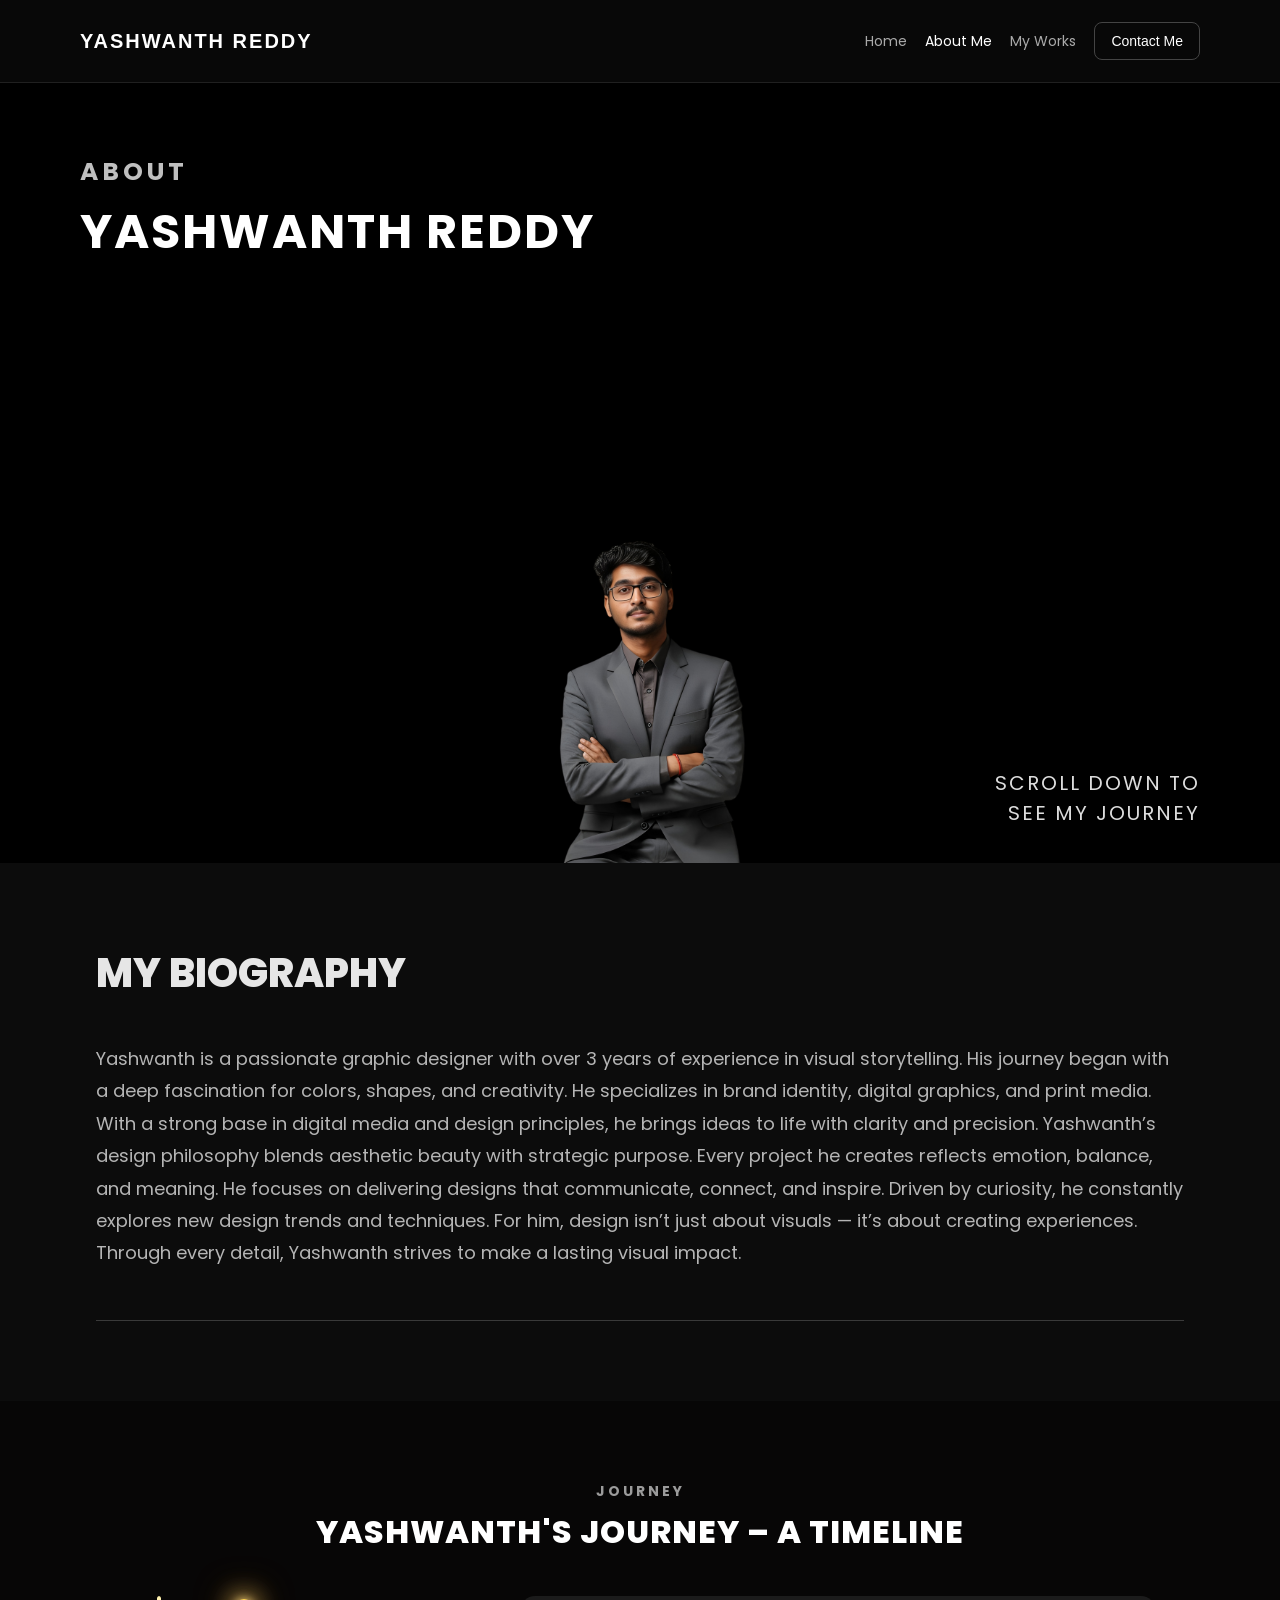
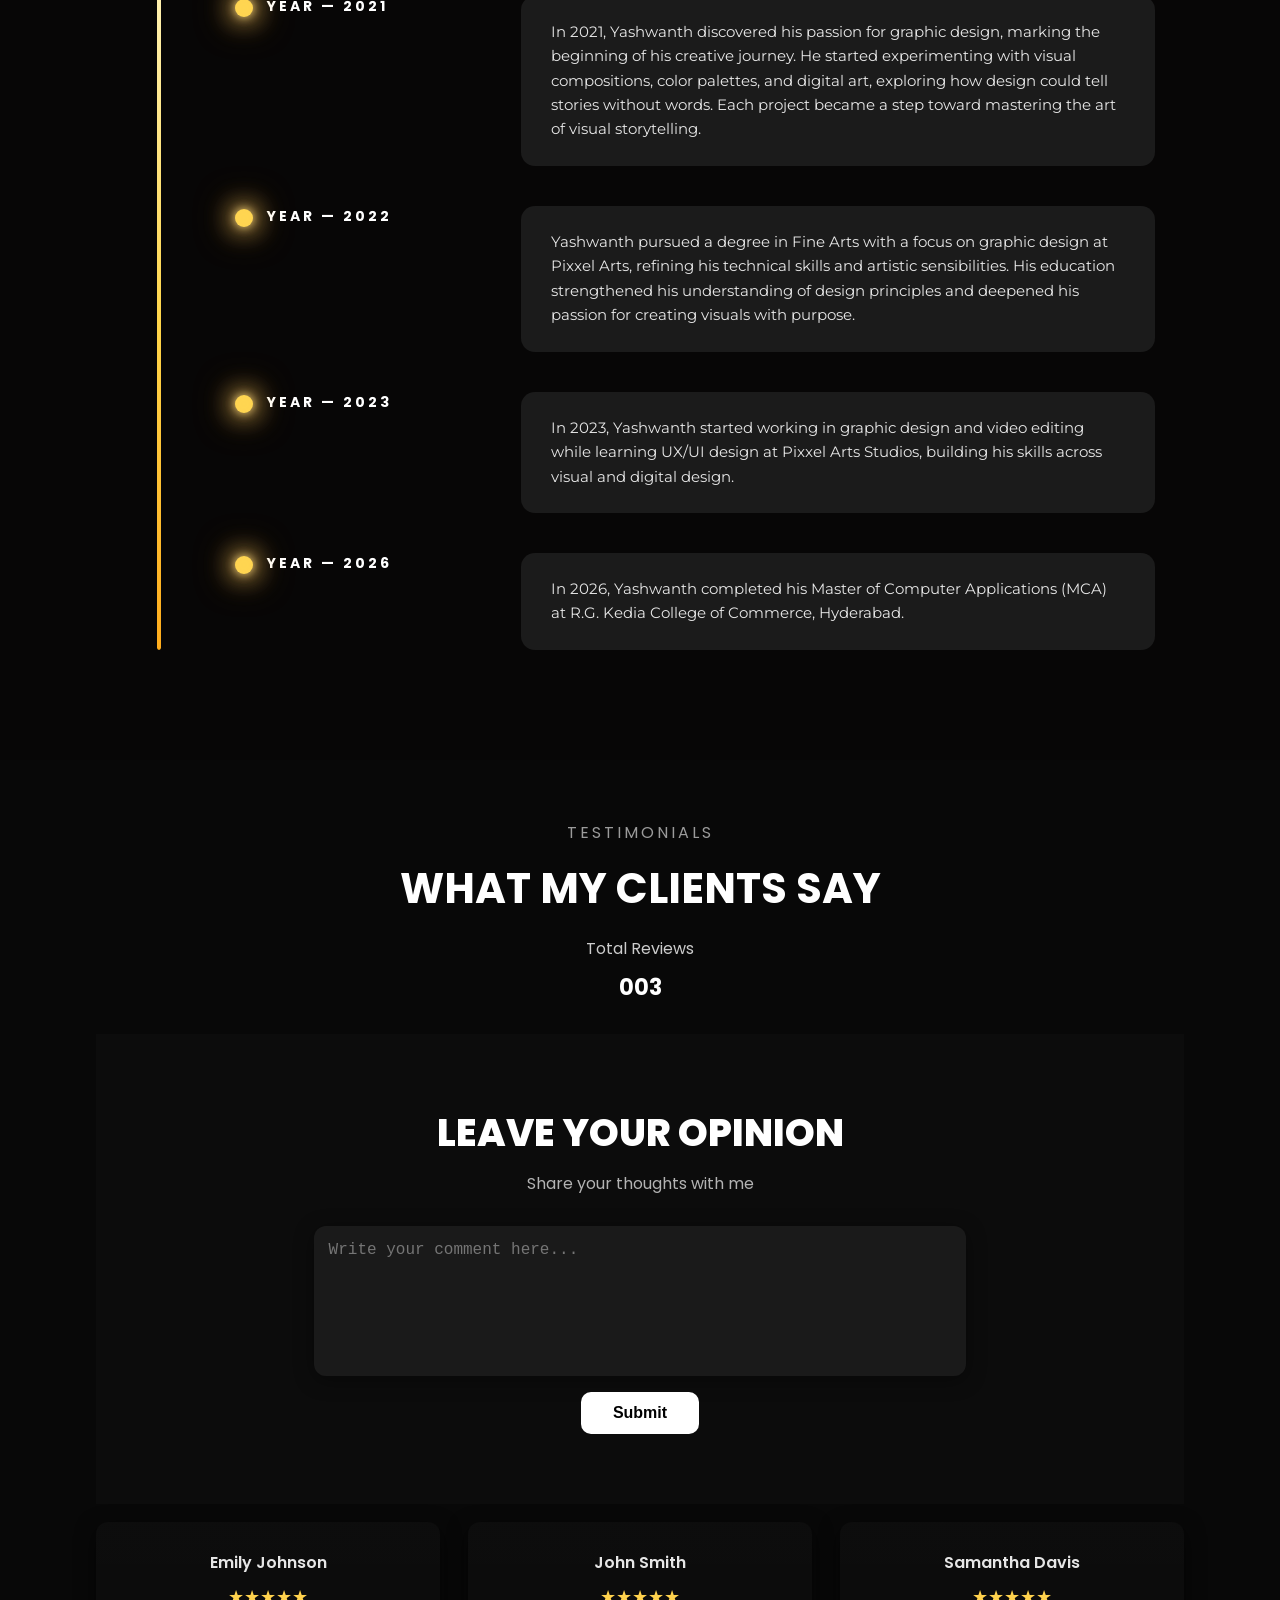
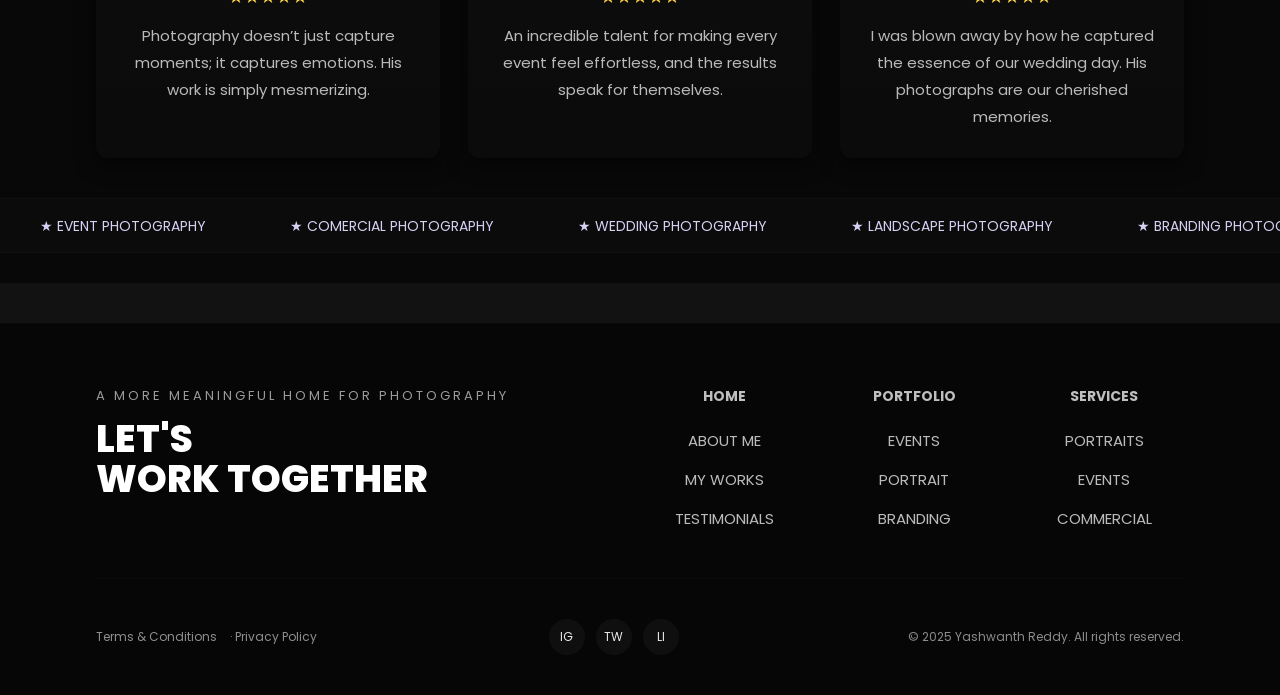
<file: about.html>
<!DOCTYPE html>
<html lang="en">
<head>
    <meta charset="UTF-8" />
    <meta name="viewport" content="width=device-width, initial-scale=1.0" />
    <title>About | Yashwanth Reddy</title>

    <!-- Global + page CSS -->
    <link rel="stylesheet" href="style.css">
    <link rel="stylesheet" href="about.css">

    <!-- EXTRA TIMELINE STYLES (override old simple one) -->
    <style>
      /* --- Neon Golden Timeline --- */
      .timeline-section {
        padding: 80px 80px 110px;
        background:#070606;
        color:#f5f5f5;
      }
      .timeline-label {
        font-size: 14px;
        letter-spacing: 3px;
        text-transform: uppercase;
        color: rgba(255,255,255,0.6);
        margin-bottom: 6px;
      }
      .timeline-title {
        font-size: 32px;
        font-weight: 800;
        letter-spacing: 1px;
        margin-bottom: 40px;
      }

      .timeline-wrapper {
        position: relative;
        max-width: 1080px;
        margin: 0 auto;
        padding-left: 80px;
      }

      /* vertical line */
      .timeline-line {
        position: absolute;
        left: 32px;
        top: 0;
        bottom: 0;
        width: 4px;
        background: rgba(255, 210, 60, 0.08);
        border-radius: 999px;
        overflow: hidden;
      }
      .timeline-line-fill {
        position: absolute;
        left: 0;
        top: 0;
        width: 100%;
        height: 0;
        background: linear-gradient(180deg,#fff1b0,#ffd54a,#ffac1c);
        box-shadow: 0 0 18px rgba(255,210,80,0.9);
        border-radius: inherit;
        transition: height 1.5s ease-out;
      }

      .timeline-items {
        display: flex;
        flex-direction: column;
        gap: 40px;
      }

      .timeline-item {
        display: flex;
        align-items: flex-start;
        gap: 26px;
        opacity: 0;
        transform: translateY(18px);
        transition: opacity 0.6s ease, transform 0.6s ease;
      }

      /* solid neon dot */
      .timeline-dot {
        width: 18px;
        height: 18px;
        border-radius: 50%;
        background: #2b230c;
        box-shadow: 0 0 0 rgba(255,210,80,0);
        position: relative;
        flex-shrink: 0;
      }
      .timeline-dot::after {
        content: "";
        position: absolute;
        inset: -10px;
        border-radius: inherit;
        background: radial-gradient(circle,rgba(255,215,120,0.9) 0,rgba(255,215,120,0) 60%);
        opacity: 0;
        transition: opacity 0.55s ease;
        pointer-events: none;
      }

      .timeline-content {
        max-width: 800px;
        opacity: 0;
        transform: translateY(10px);
        transition: opacity 0.6s ease, transform 0.6s ease;
      }

      .timeline-year {
        font-size: 14px;
        letter-spacing: 3px;
        text-transform: uppercase;
        color: rgba(255,255,255,0.6);
        margin-bottom: 4px;
      }

      .timeline-text {
        font-size: 15px;
        line-height: 1.8;
        color: rgba(255,255,255,0.8);
      }

      /* when active (after scroll) */
      .timeline-item.active {
        opacity: 1;
        transform: translateY(0);
      }
      .timeline-item.active .timeline-dot {
        background: #ffd54a;
        box-shadow:
          0 0 10px rgba(255,220,130,0.95),
          0 0 24px rgba(255,190,80,0.85),
          0 0 40px rgba(255,170,40,0.75);
      }
      .timeline-item.active .timeline-dot::after {
        opacity: 1;
      }
      .timeline-item.active .timeline-content {
        opacity: 1;
        transform: translateY(0);
      }

      /* small screens */
      @media (max-width: 900px) {
        .timeline-section {
          padding: 60px 24px 80px;
        }
        .timeline-wrapper {
          padding-left: 60px;
        }
        .timeline-line {
          left: 22px;
        }
      }
    </style>

<style>
/* Unified navigation matching the My Works page */
.site-header{background:#080808!important;border-bottom:1px solid #202020!important;padding-bottom:0!important}
.header-inner{height:82px;box-sizing:border-box;padding:0 clamp(22px,6vw,88px)!important;display:flex;align-items:center;justify-content:space-between}
.logo{font:700 17px 'Space Grotesk',sans-serif!important;letter-spacing:1.5px!important}
.main-nav{gap:26px!important}
.main-nav .nav-item{color:#aaa!important;text-decoration:none!important;font-size:14px!important;font-weight:400!important;padding:0!important;border-radius:0!important;background:transparent!important}
.main-nav .nav-item.active{color:#fff!important;background:transparent!important}
.main-nav .contact-btn{border:1px solid #444!important;padding:10px 16px!important;border-radius:8px!important;color:#fff!important;background:transparent!important;font-size:14px!important}
@media(max-width:900px){.header-inner{height:auto;min-height:82px;padding:18px 22px!important}.main-nav{gap:12px!important;flex-wrap:wrap}.main-nav .nav-item{font-size:13px!important}.main-nav .contact-btn{padding:9px 12px!important}}
</style>

</head>

<body>

<!-- NAVBAR -->
<header class="site-header">
    <div class="header-inner">
        <a class="logo" href="index.html" aria-label="Yashwanth Reddy home"><span class="logo-full">YASHWANTH REDDY</span><span class="logo-mobile">YR</span></a>
        <button class="menu-toggle" type="button" aria-label="Open navigation menu" aria-expanded="false" aria-controls="mobile-menu"><span></span><span></span><span></span></button>
        <nav class="main-nav">
            <a class="nav-item" href="index.html">Home</a>
            <a class="nav-item active" href="about.html">About Me</a>
            <a class="nav-item" href="my-works.html">My Works</a>
            <button class="contact-btn" onclick="location.href='index.html#introduction'">Contact Me</button>
        </nav>
    </div>
    <div class="menu-backdrop" data-menu-close></div>
    <nav class="mobile-menu" id="mobile-menu" aria-label="Mobile navigation" aria-hidden="true">
      <button class="menu-close" type="button" aria-label="Close navigation menu" data-menu-close>×</button>
      <a href="index.html">Home</a>
      <a href="about.html">About Me</a>
      <a href="my-works.html">My Works</a>
      <a href="index.html#introduction">Contact Me</a>
    </nav>
</header>

<!-- HERO -->
<section class="about-hero">
    <div class="about-left">
        <h3 class="about-title-label">ABOUT</h3>
        <h2 class="about-title">YASHWANTH REDDY</h2>        
    </div>
    <picture class="about-hero-picture"><source media="(max-width: 700px)" srcset="about-mobile-portrait.png"><img src="new about.png" alt="Yashwanth Reddy portrait" class="about-hero-img"></picture>
    <div class="about-scroll">SCROLL DOWN TO<br>SEE MY JOURNEY</div>
</section>

<!-- BIO -->
<section class="bio-section">
    <h2 class="bio-title">MY BIOGRAPHY</h2>
    <p class="bio-text">
        Yashwanth is a passionate graphic designer with over 3 years of experience in visual storytelling.
        His journey began with a deep fascination for colors, shapes, and creativity.
        He specializes in brand identity, digital graphics, and print media.
        With a strong base in digital media and design principles, he brings ideas to life with clarity and precision.
        Yashwanth’s design philosophy blends aesthetic beauty with strategic purpose.
        Every project he creates reflects emotion, balance, and meaning.
        He focuses on delivering designs that communicate, connect, and inspire.
        Driven by curiosity, he constantly explores new design trends and techniques.
        For him, design isn’t just about visuals — it’s about creating experiences.
        Through every detail, Yashwanth strives to make a lasting visual impact.
    </p>
    <div class="bio-divider"></div>
</section>

<!-- ⭐ FIXED — GOLDEN NEON TIMELINE -->
<section class="timeline-section">
  <h3 class="timeline-label">JOURNEY</h3>
  <h2 class="timeline-title">YASHWANTH'S JOURNEY – A TIMELINE</h2>

  <div class="timeline-wrapper">
    <div class="timeline-line"><div class="timeline-line-fill"></div></div>

    <div class="timeline-items">

      <div class="timeline-item">
        <div class="left-info">
          <span class="timeline-dot"></span>
          <span class="timeline-year">YEAR — 2021</span>
        </div>
        <div class="timeline-box">
          In 2021, Yashwanth discovered his passion for graphic design, marking the beginning of his creative journey.
          He started experimenting with visual compositions, color palettes, and digital art, exploring how design
          could tell stories without words. Each project became a step toward mastering the art of visual storytelling.
        </div>
      </div>

      <div class="timeline-item">
        <div class="left-info">
          <span class="timeline-dot"></span>
          <span class="timeline-year">YEAR — 2022</span>
        </div>
        <div class="timeline-box">
          Yashwanth pursued a degree in Fine Arts with a focus on graphic design at Pixxel Arts, refining his technical
          skills and artistic sensibilities. His education strengthened his understanding of design principles and
          deepened his passion for creating visuals with purpose.
        </div>
      </div>

      <div class="timeline-item">
        <div class="left-info">
          <span class="timeline-dot"></span>
          <span class="timeline-year">YEAR — 2023</span>
        </div>
        <div class="timeline-box">
          In 2023, Yashwanth started working in graphic design and video editing while learning UX/UI design at
          Pixxel Arts Studios, building his skills across visual and digital design.
        </div>
      </div>

      <div class="timeline-item">
        <div class="left-info">
          <span class="timeline-dot"></span>
          <span class="timeline-year">YEAR — 2026</span>
        </div>
        <div class="timeline-box">
          In 2026, Yashwanth completed his Master of Computer Applications (MCA) at R.G. Kedia College of Commerce,
          Hyderabad.
        </div>
      </div>

    </div>
  </div>
</section>

<!-- TESTIMONIALS -->
<section class="testimonials-section">
  <div class="container">
    <div class="test-head center">
      <p class="small-label">TESTIMONIALS</p>
      <h2 class="main-title">WHAT MY CLIENTS SAY</h2>
      <div class="reviews-count">
        <p>Total Reviews</p>
        <span id="total-reviews">003</span>
      </div>      
    </div>

    <!-- COMMENT BOX -->
    <section class="comment-section">
      <h2 class="comment-title">LEAVE YOUR OPINION</h2>
      <p class="comment-subtext">Share your thoughts with me</p>

      <form id="commentForm" class="comment-form">
        <textarea id="commentInput" placeholder="Write your comment here..."></textarea>
        <button type="submit" class="comment-submit">Submit</button>
        <p id="successMessage" class="success-message"></p>
      </form>
    </section>

    <div class="test-cards">
      <article class="test-card">
        <h4>Emily Johnson</h4>
        <div class="stars">★★★★★</div>
        <p>Photography doesn’t just capture moments; it captures emotions. His work is simply mesmerizing.</p>
      </article>
      <article class="test-card">
        <h4>John Smith</h4>
        <div class="stars">★★★★★</div>
        <p>An incredible talent for making every event feel effortless, and the results speak for themselves.</p>
      </article>
      <article class="test-card">
        <h4>Samantha Davis</h4>
        <div class="stars">★★★★★</div>
        <p>I was blown away by how he captured the essence of our wedding day. His photographs are our cherished memories.</p>
      </article>
    </div>
  </div>

  <!-- services ticker -->
  <div class="services-ticker">
    <div class="ticker-track">
      <span>★ EVENT PHOTOGRAPHY</span>
      <span>★ COMERCIAL PHOTOGRAPHY</span>
      <span>★ WEDDING PHOTOGRAPHY</span>
      <span>★ LANDSCAPE PHOTOGRAPHY</span>
      <span>★ BRANDING PHOTOGRAPHY</span>
      <span>★ PORTRAIT PHOTOGRAPHY</span>
    </div>
  </div>
</section>

<!-- FOOTER -->
<footer class="site-footer">
  <div class="footer-top">
    <div class="footer-left">
      <p class="eyebrow">A MORE MEANINGFUL HOME FOR PHOTOGRAPHY</p>
      <h3 class="footer-cta">LET'S<br>WORK TOGETHER</h3>
    </div>

    <div class="footer-navs">
      <div class="col">
        <h5>HOME</h5>
        <ul>
          <li><a href="about.html">ABOUT ME</a></li>
          <li><a href="#">MY WORKS</a></li>
          <li><a href="#">TESTIMONIALS</a></li>
        </ul>
      </div>
      <div class="col">
        <h5>PORTFOLIO</h5>
        <ul>
          <li><a href="#">EVENTS</a></li>
          <li><a href="#">PORTRAIT</a></li>
          <li><a href="#">BRANDING</a></li>
        </ul>
      </div>
      <div class="col">
        <h5>SERVICES</h5>
        <ul>
          <li><a href="#">PORTRAITS</a></li>
          <li><a href="#">EVENTS</a></li>
          <li><a href="#">COMMERCIAL</a></li>
        </ul>
      </div>
    </div>
  </div>

  <div class="footer-bottom">
    <div class="legal">
      <a href="#">Terms & Conditions</a> · <a href="#">Privacy Policy</a>
    </div>
    <div class="social">
      <a href="#" class="soc">IG</a>
      <a href="#" class="soc">TW</a>
      <a href="#" class="soc">LI</a>
    </div>
    <div class="copyright">© 2025 Yashwanth Reddy. All rights reserved.</div>
  </div>
</footer>



<!-- TIMELINE ANIMATION JS (golden path fill + dots + text) -->
<script>
document.addEventListener("DOMContentLoaded", () => {
  const wrapper = document.querySelector(".timeline-wrapper");
  if (!wrapper) return;

  const lineFill = wrapper.querySelector(".timeline-line-fill");
  const items = Array.from(wrapper.querySelectorAll(".timeline-item"));
  let triggered = false;

  const observer = new IntersectionObserver((entries) => {
    entries.forEach(entry => {
      if (entry.isIntersecting && !triggered) {
        triggered = true;

        // fill line
        lineFill.style.height = "100%";

        // activate dots + text one by one
        items.forEach((item, index) => {
          setTimeout(() => item.classList.add("active"), 200 + index * 250);
        });

        observer.unobserve(wrapper);
      }
    });
  }, { threshold: 0.35 });

  observer.observe(wrapper);
});
</script>

<!-- TESTIMONIALS + COMMENT JS -->
<script>
document.addEventListener("DOMContentLoaded", () => {
    // ticker duplicate
    const track = document.querySelector('.ticker-track');
    if (track) track.innerHTML += track.innerHTML;

    // set starting total reviews from cards
    const totalEl = document.getElementById('total-reviews');
    const totalCards = document.querySelectorAll('.test-card').length;
    if (totalEl) totalEl.innerText = String(totalCards).padStart(3,'0');

    // comment + counter
    const input = document.getElementById("commentInput");
    const success = document.getElementById("successMessage");
    const form = document.getElementById("commentForm");

    form.addEventListener("submit", function(e) {
        e.preventDefault();
        const text = input.value.trim();

        if (text === "") {
            input.style.boxShadow = "0 0 10px rgba(255, 60, 60, 0.9)";
            setTimeout(() => input.style.boxShadow = "none", 800);
            return;
        }

        let current = parseInt(totalEl.innerText);
        totalEl.innerText = String(current + 1).padStart(3, "0");

        input.value = "";
        success.textContent = "THANK YOU FOR YOUR OPINION!";
        success.style.display = "block";
        setTimeout(() => success.style.display = "none", 2500);
    });
});
</script>
<script>
  // 🟡 Mouse ripple glow already handled by CSS (hover logic)
  // 🔥 Parallax Tilt for timeline boxes
  document.querySelectorAll(".timeline-box").forEach(box => {
    box.addEventListener("mousemove", e => {
      const rect = box.getBoundingClientRect();
      const x = e.clientX - rect.left;
      const y = e.clientY - rect.top;
  
      const centerX = rect.width / 2;
      const centerY = rect.height / 2;
  
      const tiltX = ((x - centerX) / 22).toFixed(2);
      const tiltY = ((centerY - y) / 22).toFixed(2);
  
      box.style.setProperty("--tilt-x", tiltX + "deg");
      box.style.setProperty("--tilt-y", tiltY + "deg");
      box.classList.add("tilt");
    });
  
    box.addEventListener("mouseleave", () => {
      box.classList.remove("tilt");
      box.style.setProperty("--tilt-x", "0deg");
      box.style.setProperty("--tilt-y", "0deg");
    });
  });
  </script>
 
 <script>
  const timelineSection = document.querySelector(".timeline-section");
  const lineFill = document.querySelector(".timeline-line-fill");
  const items = document.querySelectorAll(".timeline-item");
  
  function updateTimeline() {
    const rect = timelineSection.getBoundingClientRect();
    const screen = window.innerHeight;
  
    if (rect.bottom < 0 || rect.top > screen) return;
    const percentage = (screen - rect.top) / (rect.height + screen * 0.2);
    lineFill.style.height = Math.min(Math.max(percentage * 100, 0), 100) + "%";
  
    items.forEach((item) => {
      const box = item.getBoundingClientRect();
      if (box.top < screen - 200) item.classList.add("active");
    });
  }
  
  window.addEventListener("scroll", updateTimeline);
  window.addEventListener("resize", updateTimeline);
  updateTimeline();
  </script>
                 

<script>
(() => {
  const toggle = document.querySelector('.menu-toggle');
  const menu = document.querySelector('.mobile-menu');
  const backdrop = document.querySelector('.menu-backdrop');
  if (!toggle || !menu || !backdrop) return;
  const closeMenu = () => {
    document.body.classList.remove('menu-open');
    toggle.setAttribute('aria-expanded', 'false');
    toggle.setAttribute('aria-label', 'Open navigation menu');
    menu.setAttribute('aria-hidden', 'true');
  };
  toggle.addEventListener('click', () => {
    const open = !document.body.classList.contains('menu-open');
    document.body.classList.toggle('menu-open', open);
    toggle.setAttribute('aria-expanded', String(open));
    toggle.setAttribute('aria-label', open ? 'Close navigation menu' : 'Open navigation menu');
    menu.setAttribute('aria-hidden', String(!open));
  });
  document.querySelectorAll('[data-menu-close]').forEach(el => el.addEventListener('click', closeMenu));
  menu.querySelectorAll('a').forEach(link => link.addEventListener('click', closeMenu));
  document.addEventListener('keydown', e => { if (e.key === 'Escape') closeMenu(); });
})();
</script>

</body>
</html>
</file>
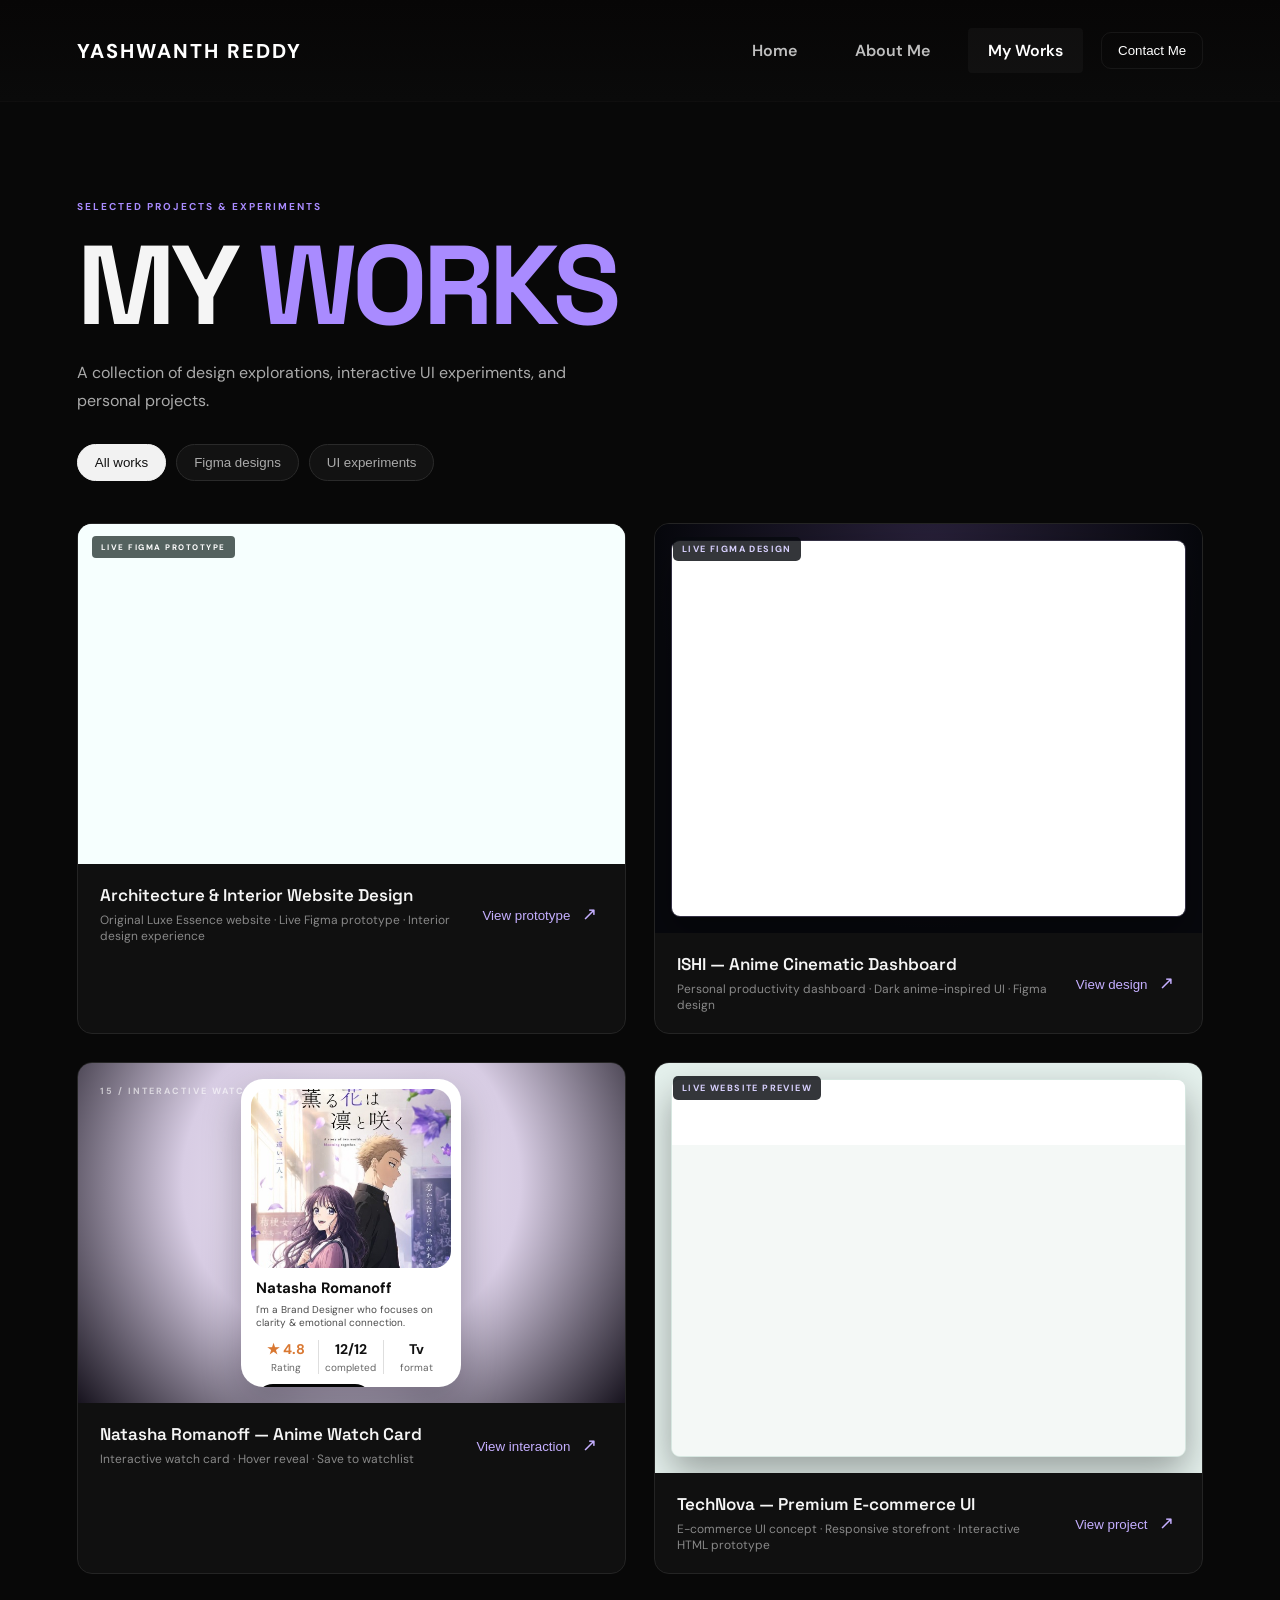
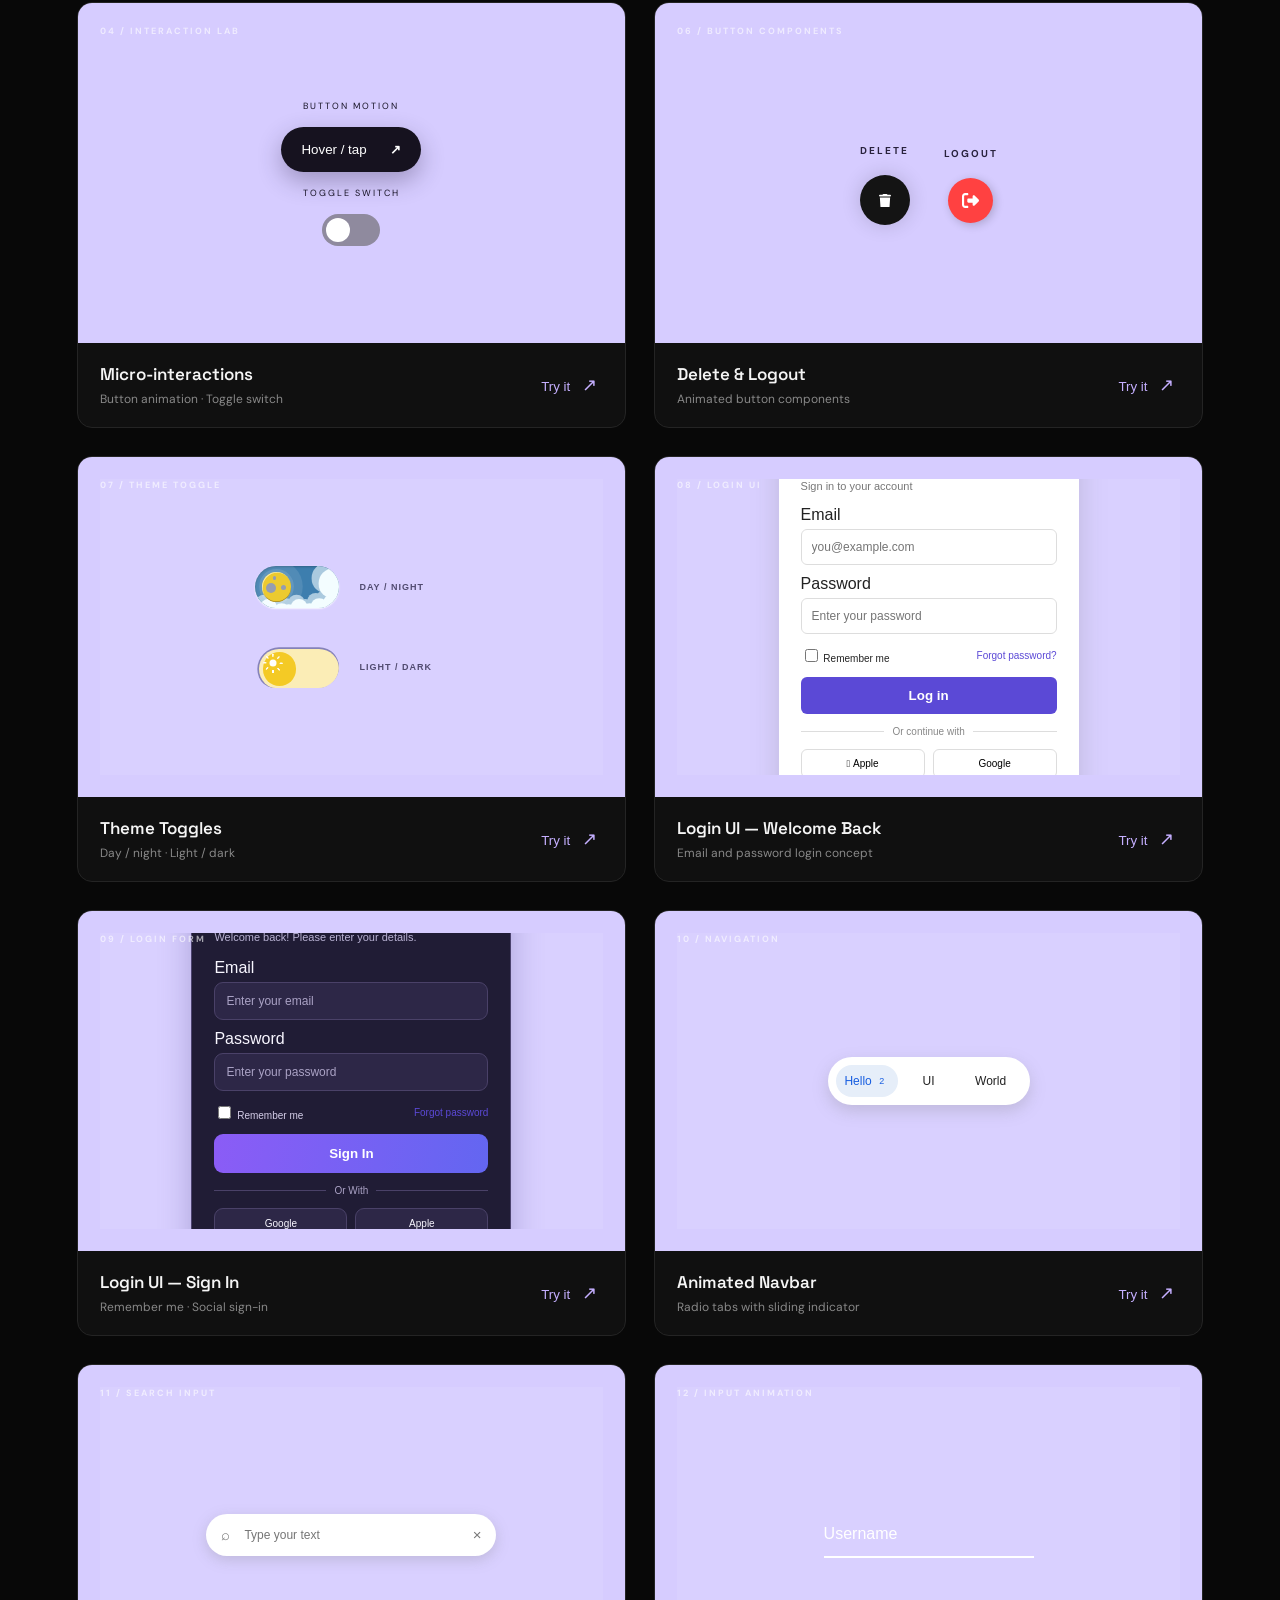
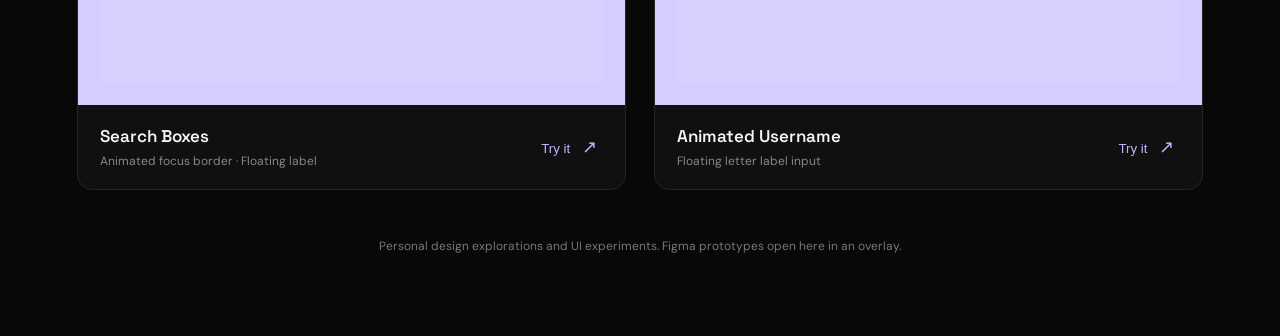
<file: my-works.html>
<!doctype html>
<html lang="en"><head><meta charset="utf-8"><meta name="viewport" content="width=device-width,initial-scale=1"><title>My Works — Yashwanth Reddy</title><link rel="stylesheet" href="my-works.css"><link rel="stylesheet" href="interactions.css"></head>
<body class="works-page"><header class="site-header works-site-header">
  <div class="header-inner">
    <a class="logo" href="index.html" aria-label="Yashwanth Reddy home"><span class="logo-full">YASHWANTH REDDY</span><span class="logo-mobile">YR</span></a>
    <button class="menu-toggle" type="button" aria-label="Open navigation menu" aria-expanded="false" aria-controls="mobile-menu"><span></span><span></span><span></span></button>
    <nav class="main-nav" aria-label="Main navigation">
      <a class="nav-item" href="index.html">Home</a>
      <a class="nav-item" href="about.html">About Me</a>
      <a class="nav-item active" href="my-works.html">My Works</a>
      <button class="contact-btn" type="button" onclick="location.href='index.html#introduction'">Contact Me</button>
    </nav>
  </div>
  <div class="menu-backdrop" data-menu-close></div>
  <nav class="mobile-menu" id="mobile-menu" aria-label="Mobile navigation" aria-hidden="true">
    <button class="menu-close" type="button" aria-label="Close navigation menu" data-menu-close>×</button>
    <a href="index.html">Home</a>
    <a href="about.html">About Me</a>
    <a href="my-works.html">My Works</a>
    <a href="index.html#introduction">Contact Me</a>
  </nav>
</header>
<main><section class="works-intro"><p class="eyebrow">SELECTED PROJECTS & EXPERIMENTS</p><h1>MY <span>WORKS</span></h1><p class="intro-copy">A collection of design explorations, interactive UI experiments, and personal projects.</p><div class="work-filters" role="group" aria-label="Filter projects"><button class="filter active" data-filter="all">All works</button><button class="filter" data-filter="figma">Figma designs</button><button class="filter" data-filter="interaction">UI experiments</button></div></section>
<section class="works-grid" aria-label="Projects">

<article class="work-card figma architecture-figma-card" data-category="figma">
  <div class="work-visual architecture-figma-visual">
    <span class="visual-label architecture-live-label">LIVE FIGMA PROTOTYPE</span>
    <iframe
      class="architecture-live-frame"
      title="Luxe Essence Architecture and Interior Website — live Figma prototype"
      src="https://www.figma.com/embed?embed_host=share&amp;url=https%3A%2F%2Fwww.figma.com%2Fproto%2FfAIfPF09mzlH2JGEuuFP70%2FArchitecture---Interior-Website-Design--Community-%3Fnode-id%3D0-3%26t%3DP311qYTQCjDBHc5Y-0%26scaling%3Dscale-down-width%26content-scaling%3Dfixed%26page-id%3D0%253A1"
      loading="lazy"
      allowfullscreen>
    </iframe>
  </div>
  <div class="work-info">
    <div><h2>Architecture &amp; Interior Website Design</h2><p>Original Luxe Essence website · Live Figma prototype · Interior design experience</p></div>
    <button class="open-work" data-project="architecture">View prototype <span>↗</span></button>
  </div>
</article>

<article class="work-card figma ishi-card" data-category="figma">
<div class="work-visual live-project-visual ishi-live-visual">
  <span class="visual-label">LIVE FIGMA DESIGN</span>
  <div class="live-project-frame ishi-live-frame">
    <iframe title="ISHI Anime Cinematic Dashboard Figma design" src="https://www.figma.com/embed?embed_host=share&amp;url=https%3A%2F%2Fwww.figma.com%2Fdesign%2FRl5NicoiMoSESFSE1BeCin%2FISHI-%25E2%2580%2594-Anime-Cinematic-Dashboard%3Fnode-id%3D1-233" loading="lazy" allowfullscreen></iframe>
  </div>
</div>
<div class="work-info"><div><h2>ISHI — Anime Cinematic Dashboard</h2><p>Personal productivity dashboard · Dark anime-inspired UI · Figma design</p></div><button class="open-work" data-project="ishi">View design <span>↗</span></button></div></article>



<article class="work-card figma natasha-watch-project" data-category="figma">
  <div class="work-visual natasha-watch-visual">
    <span class="visual-label">15 / INTERACTIVE WATCH CARD</span>
    <div class="watch-card-demo" data-watch-card>
      <div class="watch-card-poster">
        <img src="images/natasha-watch-poster.jpg" alt="Anime-style floral poster featuring a young woman and man">
        <div class="watch-card-hover-overlay" aria-hidden="true">
          <strong>Natasha<br>Romanoff</strong>
          <span class="watch-hover-cta">watch now</span>
        </div>
      </div>
      <div class="watch-card-info">
        <h3>Natasha Romanoff</h3>
        <p class="watch-card-description">I'm a Brand Designer who focuses on clarity &amp; emotional connection.</p>
        <div class="watch-card-stats">
          <span><b class="rating">★ 4.8</b><small>Rating</small></span>
          <span><b>12/12</b><small>completed</small></span>
          <span><b>Tv</b><small>format</small></span>
        </div>
        <div class="watch-card-actions">
          <button class="watch-now-button" type="button" data-watch-now>watch now</button>
          <button class="watch-save-button" type="button" data-watch-save aria-label="Save Natasha Romanoff" aria-pressed="false">
            <svg viewBox="0 0 24 24" aria-hidden="true"><path d="M6 3.75h12v17l-6-4.4-6 4.4v-17Z"/></svg>
          </button>
        </div>
        <p class="watch-card-feedback" aria-live="polite"></p>
      </div>
      <button class="watch-card-hover-save" type="button" data-watch-save aria-label="Save Natasha Romanoff" aria-pressed="false">
        <svg viewBox="0 0 24 24" aria-hidden="true"><path d="M6 3.75h12v17l-6-4.4-6 4.4v-17Z"/></svg>
      </button>
    </div>
  </div>
  <div class="work-info">
    <div><h2>Natasha Romanoff — Anime Watch Card</h2><p>Interactive watch card · Hover reveal · Save to watchlist</p></div>
    <button class="open-work" data-project="watch-card">View interaction <span>↗</span></button>
  </div>
</article>

<article class="work-card figma technova-card" data-category="figma">
<div class="work-visual live-project-visual technova-live-visual">
  <span class="visual-label">LIVE WEBSITE PREVIEW</span>
  <div class="live-project-frame technova-live-frame">
    <iframe title="TechNova interactive e-commerce website preview" src="projects/technova.html" loading="lazy"></iframe>
  </div>
</div>
<div class="work-info"><div><h2>TechNova — Premium E-commerce UI</h2><p>E-commerce UI concept · Responsive storefront · Interactive HTML prototype</p></div><button class="open-work" data-project="technova">View project <span>↗</span></button></div></article>




<article class="work-card experiment" data-category="interaction"><div class="work-visual interaction-visual"><span class="visual-label">04 / INTERACTION LAB</span><div class="experiment-ui"><span>BUTTON MOTION</span><button class="demo-animated">Hover / tap <b>↗</b></button><span class="switch-label">TOGGLE SWITCH</span><button class="demo-switch" aria-pressed="false"><i></i></button></div></div><div class="work-info"><div><h2>Micro-interactions</h2><p>Button animation · Toggle switch</p></div><button class="open-work" data-project="interactions">Try it <span>↗</span></button></div></article>

<article class="work-card experiment" data-category="interaction"><div class="work-visual delete-visual"><span class="visual-label">06 / BUTTON COMPONENTS</span><div class="delete-logout-demo"><div class="button-demo-item"><span class="component-name">DELETE</span><button class="delete-demo" type="button" aria-label="Delete demo"><svg viewBox="0 0 448 512" class="delete-svg" aria-hidden="true"><path d="M135.2 17.7L128 32H32C14.3 32 0 46.3 0 64S14.3 96 32 96H416c17.7 0 32-14.3 32-32s-14.3-32-32-32H320l-7.2-14.3C307.4 6.8 296.3 0 284.2 0H163.8c-12.1 0-23.2 6.8-28.6 17.7zM416 128H32L53.2 467c1.6 25.3 22.6 45 47.9 45H346.9c25.3 0 46.3-19.7 47.9-45L416 128z"/></svg></button></div><div class="button-demo-item"><span class="component-name">LOGOUT</span><button class="logout-demo" type="button" aria-label="Logout demo"><span class="sign"><svg viewBox="0 0 512 512" aria-hidden="true"><path d="M377.9 105.9L500.7 228.7c7.2 7.2 11.3 17.1 11.3 27.3s-4.1 20.1-11.3 27.3L377.9 406.1c-6.4 6.4-15 9.9-24 9.9c-18.7 0-33.9-15.2-33.9-33.9l0-62.1-128 0c-17.7 0-32-14.3-32-32l0-64c0-17.7 14.3-32 32-32l128 0 0-62.1c0-18.7 15.2-33.9 33.9-33.9c9 0 17.6 3.6 24 9.9zM160 96L96 96c-17.7 0-32 14.3-32 32l0 256c0 17.7 14.3 32 32 32l64 0c17.7 0 32 14.3 32 32s-14.3 32-32 32l-64 0c-53 0-96-43-96-96L0 128C0 75 43 32 96 32l64 0c17.7 0 32 14.3 32 32s-14.3 32-32 32z"/></svg></span><span class="text">Logout</span></button></div></div></div><div class="work-info"><div><h2>Delete & Logout</h2><p>Animated button components</p></div><button class="open-work" data-project="delete-logout">Try it <span>↗</span></button></div></article>
<article class="work-card experiment" data-category="interaction"><div class="work-visual interaction-visual"><span class="visual-label">07 / THEME TOGGLE</span><div class="ui-lab-preview exact-toggle-preview"><div class="exact-toggle-pair"><div class="exact-toggle-row"><label class="sky-switch" aria-label="Day night toggle"><input type="checkbox"><span class="sky-switch__container"><span class="sky-switch__clouds"></span><span class="sky-switch__stars"><svg viewBox="0 0 144 55" aria-hidden="true"><path d="M135.8 3C135 3.8 134.1 4.3 133 4.4c1.1.1 2.1.5 2.8 1.3.8.9 1.2 1.9 1.2 3.1 0-.8.2-1.5.5-2.1.4-.7.9-1.2 1.5-1.6.6-.4 1.3-.6 2-.7-1.1-.1-2-.5-2.8-1.3-.8-.8-1.2-1.8-1.2-3.1 0 1.2-.4 2.2-1.2 3zM31 23.4c1.1-.1 2.1-.5 2.8-1.4.8-.8 1.2-1.8 1.2-3 0 1.2.4 2.2 1.2 3 .8.9 1.7 1.3 2.8 1.4-.7 0-1.4.2-2 .7-.6.4-1.1.9-1.5 1.6-.3.6-.5 1.3-.5 2.1 0-1.2-.4-2.2-1.2-3.1-.7-.8-1.7-1.3-2.8-1.3zM0 36.4c1.1-.1 2.1-.5 2.8-1.4.8-.8 1.2-1.8 1.2-3 0 1.2.4 2.2 1.2 3 .8.9 1.7 1.3 2.8 1.4-.7 0-1.4.2-2 .7-.6.4-1.1.9-1.5 1.6-.3.6-.5 1.3-.5 2.1 0-1.2-.4-2.2-1.2-3.1-.7-.8-1.7-1.3-2.8-1.3z" fill="currentColor"/></svg></span><span class="sky-switch__circle"><span class="sky-switch__sunmoon"><span class="sky-switch__moon"><i></i><i></i><i></i></span></span></span></span></label><span class="exact-toggle-caption">DAY / NIGHT</span></div><div class="exact-toggle-row"><label class="sun-switch" aria-label="Light dark toggle"><span class="sun-switch__wrap"><input type="checkbox" role="switch"><span class="sun-switch__fill"></span><span class="sun-switch__icon"><i></i><i></i><i></i><i></i><i></i><i></i><i></i><i></i><i></i></span></span></label><span class="exact-toggle-caption">LIGHT / DARK</span></div></div></div></div><div class="work-info"><div><h2>Theme Toggles</h2><p>Day / night · Light / dark</p></div><button class="open-work" data-project="theme-toggles">Try it <span>↗</span></button></div></article>
<article class="work-card experiment" data-category="interaction"><div class="work-visual interaction-visual"><span class="visual-label">08 / LOGIN UI</span><div class="ui-lab-preview"><form class="login-demo-ui"><h3>Welcome back</h3><p>Sign in to your account</p><label>Email</label><input type="email" placeholder="you@example.com" required><label>Password</label><input type="password" placeholder="Enter your password" required><div class="login-row"><label><input type="checkbox"> Remember me</label><a href="#">Forgot password?</a></div><button class="primary" type="submit">Log in</button><div class="or">Or continue with</div><div class="social"><button type="button"> Apple</button><button type="button">Google</button></div><div class="foot">Don't have an account? <a href="#">Sign up</a></div></form></div></div><div class="work-info"><div><h2>Login UI — Welcome Back</h2><p>Email and password login concept</p></div><button class="open-work" data-project="login-welcome">Try it <span>↗</span></button></div></article>
<article class="work-card experiment" data-category="interaction"><div class="work-visual interaction-visual"><span class="visual-label">09 / LOGIN FORM</span><div class="ui-lab-preview"><form class="login-demo-ui login-signin-style"><h3>Sign in</h3><p>Welcome back! Please enter your details.</p><label>Email</label><input type="email" placeholder="Enter your email" required><label>Password</label><input type="password" placeholder="Enter your password" required><div class="login-row"><label><input type="checkbox"> Remember me</label><a href="#">Forgot password</a></div><button class="primary" type="submit">Sign In</button><div class="or">Or With</div><div class="social"><button type="button">Google</button><button type="button">Apple</button></div><div class="foot">Don't have an account? <a href="#">Sign Up</a></div></form></div></div><div class="work-info"><div><h2>Login UI — Sign In</h2><p>Remember me · Social sign-in</p></div><button class="open-work" data-project="login-signin">Try it <span>↗</span></button></div></article>
<article class="work-card experiment" data-category="interaction"><div class="work-visual interaction-visual"><span class="visual-label">10 / NAVIGATION</span><div class="ui-lab-preview"><div class="radio-tabs"><input type="radio" name="navcard" id="navcard1" checked><label for="navcard1">Hello <span class="badge">2</span></label><input type="radio" name="navcard" id="navcard2"><label for="navcard2">UI</label><input type="radio" name="navcard" id="navcard3"><label for="navcard3">World</label><span class="glider"></span></div></div></div><div class="work-info"><div><h2>Animated Navbar</h2><p>Radio tabs with sliding indicator</p></div><button class="open-work" data-project="navbar">Try it <span>↗</span></button></div></article>
<article class="work-card experiment" data-category="interaction"><div class="work-visual interaction-visual"><span class="visual-label">11 / SEARCH INPUT</span><div class="ui-lab-preview"><div class="search-stack"><form class="search-demo"><button type="button" aria-label="Search">⌕</button><input type="text" placeholder="Type your text"><button class="reset" type="reset" aria-label="Clear">×</button></form></div></div></div></div><div class="work-info"><div><h2>Search Boxes</h2><p>Animated focus border · Floating label</p></div><button class="open-work" data-project="search-boxes">Try it <span>↗</span></button></div></article>
<article class="work-card experiment" data-category="interaction"><div class="work-visual interaction-visual"><span class="visual-label">12 / INPUT ANIMATION</span><div class="ui-lab-preview"><div class="floating-demo"><input type="text" id="userfloat" required><label for="userfloat"><span style="transition-delay:0ms">U</span><span style="transition-delay:50ms">s</span><span style="transition-delay:100ms">e</span><span style="transition-delay:150ms">r</span><span style="transition-delay:200ms">n</span><span style="transition-delay:250ms">a</span><span style="transition-delay:300ms">m</span><span style="transition-delay:350ms">e</span></label></div></div></div><div class="work-info"><div><h2>Animated Username</h2><p>Floating letter label input</p></div><button class="open-work" data-project="username">Try it <span>↗</span></button></div></article>
</section><p class="works-note">Personal design explorations and UI experiments. Figma prototypes open here in an overlay.</p></main>
<div class="modal" id="project-modal" aria-hidden="true"><div class="modal-backdrop" data-close></div><section class="modal-panel" role="dialog" aria-modal="true" aria-labelledby="modal-title"><header><div><p class="modal-kicker">PROJECT PREVIEW</p><h2 id="modal-title">Project</h2></div><button class="modal-close" aria-label="Close preview" data-close>×</button></header><div class="modal-content" id="modal-content"></div></section></div>
<script src="my-works.js"></script><script>
(() => {
  const toggle = document.querySelector('.menu-toggle');
  const menu = document.querySelector('.mobile-menu');
  const backdrop = document.querySelector('.menu-backdrop');
  if (!toggle || !menu || !backdrop) return;
  const closeMenu = () => {
    document.body.classList.remove('menu-open');
    toggle.setAttribute('aria-expanded', 'false');
    toggle.setAttribute('aria-label', 'Open navigation menu');
    menu.setAttribute('aria-hidden', 'true');
  };
  toggle.addEventListener('click', () => {
    const open = !document.body.classList.contains('menu-open');
    document.body.classList.toggle('menu-open', open);
    toggle.setAttribute('aria-expanded', String(open));
    toggle.setAttribute('aria-label', open ? 'Close navigation menu' : 'Open navigation menu');
    menu.setAttribute('aria-hidden', String(!open));
  });
  document.querySelectorAll('[data-menu-close]').forEach(el => el.addEventListener('click', closeMenu));
  menu.querySelectorAll('a').forEach(link => link.addEventListener('click', closeMenu));
  document.addEventListener('keydown', e => { if (e.key === 'Escape') closeMenu(); });
})();
</script>

</body></html>
</file>
<file: style.css>
/* Google Font for timeline text */
@import url('https://fonts.googleapis.com/css2?family=Montserrat:wght@300;400;500;600;700&display=swap');

/* Reset */
*{box-sizing:border-box;margin:0;padding:0}
body{font-family: 'Helvetica Neue', Arial, sans-serif;}

/* Background and main */
body.dark{background:#070606;color:#eaeaea}

/* Header */
.site-header{background:linear-gradient(180deg,#070606,#0a0a0a); border-bottom:1px solid rgba(255,255,255,0.03); padding-bottom:28px}
.header-inner{display:flex;align-items:center;justify-content:space-between;padding:28px 80px}
.logo{font-weight:800;letter-spacing:2px;color:#fff;font-size:20px}
.main-nav{display:flex;align-items:center;gap:18px}
.nav-item{color:#bfbfbf;text-decoration:none;padding:12px 20px;border-radius:4px; font-weight:600}
.nav-item.active{background:rgba(255,255,255,0.03); color:#fff}
.contact-btn{background:transparent;border:1px solid rgba(255,255,255,0.06); color:#fff;padding:10px 16px;border-radius:10px;cursor:pointer}

/* Hero row */
.hero-row{display:flex;align-items:center;justify-content:space-between;padding:60px 80px 40px 80px}
.hero-left{max-width:62%}
.hero-pre{color:rgba(255,255,255,0.28);font-size:14px;letter-spacing:1px;margin-bottom:10px}
.hero-name{font-size:96px;letter-spacing:6px;color:rgba(255,255,255,0.96);margin:0;font-weight:900}

/* Right CTA */
.hero-right{max-width:30%;text-align:right}
.cta-large{font-size:46px;line-height:1.05;font-weight:800;color:#fff}

/* Service bar with violet stars: moved right 40px */
.service-bar{background:#0b0b0b;border-top:1px solid rgba(255,255,255,0.02);border-bottom:1px solid rgba(255,255,255,0.02)}
.service-inner{display:flex;gap:28px;align-items:center;padding:14px 40px;color:#d9d0f2;overflow-x:auto;margin-left:40px}
.service-item{display:flex;align-items:center;gap:10px;font-size:14px;font-weight:700;opacity:0.98}
.star{color:#bfa6f2;font-size:18px;}

/* Main content area (light gray panel) */
.content{background:hsl(0, 0%, 100%);padding:36px 0 80px}

/* Section title */
.section-title{font-family: 'Times New Roman', serif;font-size:28px;color:#1b1b1b;margin:12px 80px 24px}

/* Skills and portrait layout */
.skills-and-image{display:flex;gap:36px;align-items:flex-start;max-width:1320px;margin:0 auto;padding:0 80px}
.skills-grid{width:55%;display:grid;grid-template-columns:repeat(4,1fr);column-gap:30px; row-gap:20px; gap:20px;position:relative;z-index:3}
.skill{display:flex;flex-direction:column;align-items:center;text-align:center}
.dot{width:104px;height:104px;border-radius:999px;display:flex;align-items:center;justify-content:center;font-weight:700;font-size:20px;box-shadow:0 10px 30px rgba(0,0,0,0.12)}
.label{margin-top:12px;font-size:14px;color:#222;line-height:1.1}

/* circle colours matching the sample (more saturated) */
.dot-ps{background:#9ceff6;color:#052a31}
.dot-ae{background:#bfb0ff;color:#24123c}
.dot-pr{background:#4c0b4d;color:#ffffff}
.dot-ai{background:#ffb34a;color:#2a1400}
.dot-lr{background:#48a7ff;color:#042a3a}
.dot-id{background:#ff9fb0;color:#400a1d}
.dot-fig{background:#bff3df;color:#054033}
.dot-pp{background:#ffd6c7;color:#3b1712}
.dot-sk{background:#ffd7c1;color:#3b1712}
.dot-ro{background:#d5c8ff;color:#2b1f3a}
.dot-cd{background:#b8ffda;color:#052915}
.dot-ai2{background:linear-gradient(180deg,#333,#111);color:#fff}

/* right image area - adjusted so portrait doesn't overlap circles and is slightly left/up */
.right-image-wrap{width:45%;display:flex;flex-direction:column;align-items:flex-end;position:relative;margin-top:-30px}
.portrait-box{width:480px;height:480px;border-radius:46px;overflow:hidden;background:#e6e6e6;position:relative;display:flex;align-items:center;justify-content:center;transform:translateX(30px) translateY(-650px);z-index:1}
.texture{position:absolute;inset:0;background-image:radial-gradient(#cfcfcf 1px, transparent 1px);background-size:6px 6px;opacity:0.5}
.portrait{position:relative;height:95%;object-fit:cover;filter:grayscale(100%);transition:transform .45s ease, filter .35s ease;transform:scale(1) translateY(20px)}

/* hover effect to reveal color */
.portrait-box:hover .portrait{filter:grayscale(0%);transform:scale(1.02)}

/* Footer */
.site-footer{padding:26px 40px;background:#070606;color:#9a9a9a;text-align:center;border-top:1px solid rgba(255,255,255,0.03);margin-top:40px}

/* nav hover */
.nav-item:hover{color:#fff}

/* small responsive tweaks */
@media (max-width:1100px){
  .hero-name{font-size:64px}
  .portrait-box{width:480px;height:480px}
  .dot{width:86px;height:86px}
  .skills-grid{grid-template-columns:repeat(3,1fr)}
}

.icon { width: 64px; height: 64px; display:flex; align-items:center; justify-content:center; }
.icon svg { width:44px; height:44px; }
.svgp { padding:6px; }

/* ADDED: About extended section (v5.1 fix 17) */
.about-extended{background:#070606;color:#e9e9e9;padding:80px 0 120px}
.about-inner{max-width:1320px;margin:0 auto;padding:0 80px;display:grid;grid-template-columns:540px 1fr;gap:60px;align-items:start}
.about-photo-wrap{position:relative;width:100%;border-radius:8px;overflow:hidden;background:#111;padding:16px}
.about-photo{width:100%;height:auto;display:block;object-fit:cover;filter:grayscale(100%);opacity:0.98}
.about-deco{position:absolute;border-radius:50%;border:22px solid #070606;pointer-events:none}
.about-deco.top-left{width:160px;height:160px;top:-40px;left:-40px;border-color:transparent #070606 #070606 transparent}
.about-deco.bottom-right{width:180px;height:180px;right:-40px;bottom:-40px;border-color:#070606 transparent transparent #070606}

.kicker{color:rgba(255,255,255,0.28);font-size:14px;margin-bottom:10px}
.about-title{font-size:56px;margin:0 0 26px 0;letter-spacing:2px}
.about-block{margin-bottom:28px;border-top:1px solid rgba(255,255,255,0.03);padding-top:24px}
.block-title{font-size:22px;margin:0 0 12px 0;color:#e6e6e6;display:flex;align-items:center;gap:12px}
.star-deco{color:#bfa6f2;font-size:20px;margin-right:6px}

.about-text{color:rgba(255,255,255,0.72);line-height:1.7;max-width:680px}

.contact-grid{display:flex;gap:40px;margin-top:12px;margin-bottom:18px}
.contact-label{color:rgba(255,255,255,0.48);font-size:14px}
.contact-value{color:rgba(255,255,255,0.86);font-size:15px;margin-top:6px}

.social-row{display:flex;gap:12px;margin-top:18px}
.social-btn{display:inline-flex;align-items:center;justify-content:center;width:44px;height:44px;border-radius:50%;background:rgba(255,255,255,0.03);color:#fff;text-decoration:none;box-shadow:0 6px 18px rgba(0,0,0,0.4)}

.cta-row{display:flex;gap:18px;margin-top:24px}
.btn-primary{background:linear-gradient(180deg,#2b2b2b,#141414);color:#fff;padding:14px 28px;border-radius:10px;border:1px solid rgba(255,255,255,0.04);cursor:pointer}
.btn-outline{background:transparent;border:1px solid rgba(255,255,255,0.06);color:#fff;padding:14px 28px;border-radius:10px;cursor:pointer}

/* Responsive */
@media(max-width:1000px){
  .about-inner{grid-template-columns:1fr; padding:0 40px}
  .about-photo-wrap{margin-bottom:28px}
  .about-title{font-size:40px}
}

/* v5.1 fix 19 updates */
.about-title.on-photo {
  text-align:center;
  font-size:85%;
  font-weight:600;
  margin-bottom:18px;
  color:#f3f3f3;
}

/* Center the category/service box */
.service-bar, .service-nav, .skills-nav, .category-nav {
  display:flex;
  justify-content:center;
  align-items:center;
}

/* v5.1 fix 20 updates */
.about-header {
  text-align:left;
  margin-bottom:16px;
  margin-left:8px;
}
.about-header .kicker {
  color:rgba(255,255,255,0.4);
  font-size:14px;
  margin-bottom:6px;
  letter-spacing:1px;
}
.about-title.on-photo {
  text-align:left;
  font-size:100%;
  font-weight:600;
  margin-bottom:10px;
  color:#f5f5f5;
}

/* v5.1 fix 21 updates */
.about-title.on-photo {
  text-align:left;
  font-size:1.4em;
  font-weight:700;
  margin-bottom:14px;
  color:#ffffff;
}

/* Make both buttons same style (outline) */
.btn-primary, .btn-outline {
  background:transparent;
  border:1px solid rgba(255,255,255,0.6);
  color:#fff;
  padding:14px 28px;
  border-radius:10px;
  cursor:pointer;
  font-weight:500;
  transition:all 0.3s ease;
}

/* White hover animation for both buttons */
.btn-primary:hover, .btn-outline:hover {
  background:#fff;
  color:#000;
  transform:translateY(-2px);
  box-shadow:0 6px 20px rgba(255,255,255,0.2);
}

/* v5.1 fix23 - JS Parallax Edition */
[data-depth] {
  transform-style: preserve-3d;
  backface-visibility: hidden;
  transition: transform 0.2s ease-out, opacity 0.6s ease;
}

/* Testimonials Section */
.testimonials-section {
  background: #1e1e1e;
  color: #f0f0f0;
  padding: 100px 0;
  text-align: center;
}
.testimonials-inner { max-width: 1200px; margin: 0 auto; padding: 0 40px; }
.testimonials-kicker { font-size: 14px; color: #999; margin-bottom: 10px; }
.testimonials-sub { color: #ccc; margin-bottom: 20px; }
.testimonials-grid {
  display: grid;
  grid-template-columns: repeat(auto-fit, minmax(300px, 1fr));
  gap: 25px;
}
.testimonials-grid .card {
  background: rgba(255,255,255,0.05);
  border-radius: 12px;
  padding: 25px;
  box-shadow: 0 12px 30px rgba(0,0,0,0.4);
  transition: transform 0.3s ease, box-shadow 0.3s ease;
}
.testimonials-grid .card:hover {
  transform: translateY(-5px);
  box-shadow: 0 15px 40px rgba(0,0,0,0.6);
}
.card-name { font-weight: 700; margin-bottom: 8px; }
.card-stars { color: #ffd166; margin-bottom: 10px; }
.card-text { color: rgba(255,255,255,0.85); line-height: 1.6; }

/* Footer */
.site-footer {
  text-align: center;
  background: #0a0a0a;
  color: #aaa;
  padding: 40px 20px;
  font-size: 15px;
  line-height: 1.8;
}

/* Responsive */
@media (max-width: 900px) {
  .testimonials-inner { padding: 0 20px; }
  .services-inner { grid-template-columns: 1fr; padding: 0 20px; }
  .about-inner { grid-template-columns: 1fr; padding: 0 20px; }
}

/* v5.1 fix25 - fade scroll and nav/button/footer tweaks */
.fade-section { opacity: 0; transform: translateY(15px); transition: opacity 0.8s ease, transform 0.8s ease; }
.fade-section.in-view { opacity: 1 !important; transform: translateY(0) !important; }
.fade-section { will-change: opacity, transform; }

/* Contact button white-hover invert */
.main-nav .contact-btn {
  transition: background 0.28s ease, color 0.28s ease, transform 0.18s ease, box-shadow 0.18s ease;
  border-radius: 10px;
}
.main-nav .contact-btn:hover {
  background: #ffffff;
  color: #000000;
  transform: translateY(-2px);
  box-shadow: 0 8px 20px rgba(0,0,0,0.25);
}

/* Slightly darker footer background for separation */
.site-footer { background: #060606 !important; padding: 36px 20px; color: #bfbfbf; border-top:1px solid rgba(255,255,255,0.03); text-align:center; }

/* Small responsive tweak */
@media (max-width: 900px) {
  .fade-section { transform: translateY(12px); }
}

/* Leave a Comment styles (v5.1 fix27) */
.leave-comment-wrap { background:#2a2a2a; padding:22px; border-radius:12px; margin-top:22px; box-shadow: 0 10px 30px rgba(0,0,0,0.45); max-width:900px; margin-left:auto; margin-right:auto; }
.leave-comment-title{ color:#fff; font-size:20px; margin:0 0 12px 0; text-align:center; font-weight:700; }
.comment-form { display:flex; flex-direction:column; gap:12px; }
.comment-input, .comment-textarea { background: rgba(255,255,255,0.02); border:1px solid rgba(255,255,255,0.06); color:#fff; padding:12px 14px; border-radius:8px; font-size:14px; width:100%; box-sizing:border-box; }
.comment-input:focus, .comment-textarea:focus { outline:none; border-color: rgba(255,255,255,0.16); box-shadow:0 8px 20px rgba(0,0,0,0.6); }
.btn-send { background:transparent; border:1px solid rgba(255,255,255,0.6); color:#fff; padding:10px 20px; border-radius:10px; cursor:pointer; transition: all 0.25s ease; }
.btn-send:hover { background:#fff; color:#000; transform:translateY(-2px); box-shadow:0 8px 20px rgba(0,0,0,0.25); }
.comment-thanks { color:#dfe8ff; font-size:14px; margin-left:6px; opacity:0; transition: opacity 0.35s ease; }
@media (max-width:900px){ .leave-comment-wrap { padding:18px; margin-top:18px; } .leave-comment-title{font-size:18px;} .comment-input,.comment-textarea{font-size:15px;} }

/* ===================== SERVICES SECTION ===================== */
.services-section { padding:120px 8%; background:#0f0f0f; color:#fff; }
.services-header h4 { color:#aaa; letter-spacing:2px; font-size:14px; margin-bottom:10px; }
.services-header h1 { font-size:48px; font-weight:700; margin-bottom:40px; }
.services-content { display:flex; gap:50px; justify-content:space-between; }
.services-text { width:55%; }
.service-title { font-size:32px; margin-bottom:15px; }
.service-description { color:#bcbcbc; line-height:1.6; margin-bottom:30px; }
.highlights-heading { color:#ddd; margin-bottom:10px; }
.service-list { display:flex; flex-direction:column; gap:15px; }
.service-item { background:#131313; border:1px solid #2a2a2a; padding:15px 20px; border-radius:12px; }
.service-item .icon { margin-right:10px; }
.services-image img { width:430px; border-radius:16px; object-fit:cover; }

@media(max-width:900px){
  .services-content{ flex-direction:column; }
  .services-image img{ width:100%; }
}

/* Fix header star alignment */
.service-bar .star { display:inline-block; width:14px; text-align:center; }

/* Hover: subtle lift + glow for services boxes */
.services-section .service-item {
  transition: transform .28s cubic-bezier(.2,.9,.3,1), box-shadow .28s ease, border-color .28s ease;
}
.services-section .service-item:hover {
  transform: translateY(-8px);
  box-shadow: 0 18px 40px rgba(0,0,0,0.45);
  border-color: rgba(255,255,255,0.08);
}

/* Header service bar: single-line headline */
.service-bar {
  background: transparent;
  border-top: none;
  border-bottom: none;
  padding: 10px 0;
}
.service-bar .service-inner {
  display: flex;
  gap: 28px;
  align-items: center;
  justify-content: flex-start;
  flex-wrap: nowrap;
  overflow: hidden;
}
.service-bar .service-item {
  display: inline-block;
  white-space: nowrap;
  padding: 0;
  margin: 0;
  border: none !important;
  background: transparent !important;
  box-shadow: none !important;
  font-weight: 600;
  letter-spacing: .2px;
}
.service-bar .star {
  margin-right: 8px;
  color: inherit;
}

/* ===== match screenshot comment style ===== */
.client-comment-box {
  width: 100%;
  text-align: center;
  margin: 40px auto 20px;
}
.comment-title {
  font-size: 20px;
  font-weight: 600;
  color: #e6e6e6;
  margin-bottom: 12px;
}
.comment-textarea {
  width: 70%;
  max-width: 900px;
  min-width: 320px;
  height: 120px;
  padding: 14px;
  border-radius: 6px;
  border: 1px solid #ddd;
  background: #ffffff;
  color: #333;
  font-size: 15px;
  resize: none;
  outline: none;
  box-shadow: 0 3px 10px rgba(0,0,0,0.12);
  display: block;
  margin: 0 auto 14px;
}
.comment-actions {
  width: 70%;
  max-width: 900px;
  min-width: 320px;
  margin: 0 auto;
  display: flex;
  align-items: center;
  justify-content: flex-start;
  gap: 16px;
}
.comment-submit-btn {
  padding: 7px 16px;
  border-radius: 6px;
  border: none;
  background: #007bff;
  color: #fff;
  font-weight: 600;
  cursor: pointer;
  box-shadow: 0 2px 6px rgba(0,0,0,0.15);
  transition: transform .12s ease, box-shadow .12s ease;
}
.comment-submit-btn:hover { transform: translateY(-1px); }
.total-reviews {
  margin-top: 10px;
  color: #ddd;
  font-size: 15px;
  text-align: center;
}
@media (max-width: 700px) {
  .comment-textarea, .comment-actions { width: 92%; }
  .comment-actions { justify-content: center; gap: 10px; flex-direction: column; align-items: stretch; }
  .comment-success { text-align: center; display:block; margin-top:8px; }
  .comment-submit-btn { align-self: center; }
}

/* ===== CLEAN BLACK SCROLLING TICKER ===== */
.services-ticker {
  width: 100%;
  overflow: hidden;
  background: #000;
  padding: 15px 0;
}
.services-track {
  display: flex;
  gap: 50px;
  white-space: nowrap;
  animation: scrollTicker 18s linear infinite;
}
.services-track span {
  color: #ffffff;
  font-size: 1.1rem;
  font-weight: 600;
  letter-spacing: 1px;
  text-transform: uppercase;
}
@keyframes scrollTicker {
  from { transform: translateX(0); }
  to { transform: translateX(-50%); }
}

/* Skills grid */
.skills-grid {
  display: grid;
  grid-template-columns: repeat(4, 1fr);
  gap: 40px;
  padding: 20px;
}
.skill { text-align: center; }
.skill-icon {
  width: 115px;
  height: 115px;
  border-radius: 50%;
  display: flex;
  align-items: center;
  justify-content: center;
  margin: 0 auto 12px;
  box-shadow: 0 4px 12px rgba(0,0,0,0.15);
  transition: 0.3s ease;
  overflow: hidden;
}
.skill-icon img {
  width: 52%;
  height: 52%;
  object-fit: contain;
  transition: 0.3s ease;
}

/* EXACT SAME COLORS AS YOUR FIGMA CIRCLES */
.ps { background: #9de9ff; }
.ae { background: #c1b7ff; }
.pr { background: #54145f; }
.ai { background: #ffa41b; }
.lr { background: #3ba3ff; }
.id { background: #ff758f; }
.fg { background: #b2f5df; }
.pp { background: #ffd7c1; }
.sk { background: #ffd4a9; }
.ro { background: #cec6ff; }
.cd { background: #a1fda3; }
.ais { background: radial-gradient(circle, #555, #111); color: white; }

/* Skills Grid Styles override */
.skills-grid {display:grid;grid-template-columns:repeat(4,1fr);gap:40px;padding:20px;}
.skill{text-align:center;}
.skill-icon{width:130px;height:130px;border-radius:50%;display:flex;align-items:center;justify-content:center;margin:0 auto 12px;box-shadow:0 4px 12px rgba(0,0,0,0.15);transition:0.3s;overflow:hidden;position:relative;}
.skill-icon img{width:60%;height:60%;object-fit:contain;transition:0.3s;}
.skill-icon:hover{transform:translateY(-5px) scale(1.05);box-shadow:0 8px 20px rgba(0,0,0,0.25);}
.skill-icon:hover img{transform:scale(1.15);}
.ps{background:#9de9ff;}
.ae{background:#c1b7ff;}
.pr{background:#54145f;}
.ai{background:#ffa41b;}
.lr{background:#3ba3ff;}
.id{background:#ff758f;}
.fg{background:#b2f5df;}
.pp{background:#ffd7c1;}
.sk{background:#ffd4a9;}
.ro{background:#cec6ff;}
.cd{background:#a1fda3;}
.ais{background:radial-gradient(circle,#ffffff,#ffffff);}
.skill p {
  color: #000;
  font-weight: 600;
}
.skills-grid {
  margin-left: -40px;
}

/* Portrait Box Wrapper override */
.portrait-box {
  position: absolute;
  right: -650px;
  top: 10;
  width: 480px;
  height: 680px;
  background: #e5e5e5;
  border-radius: 35px;
  overflow: hidden;
  display: flex;
  align-items: center;
  justify-content: center;
}
.texture {
  position: absolute;
  inset: 0;
  background-image: url('texture-dot.png');
  opacity: 3.0;
  pointer-events: none;
}
.portrait {
  position: relative;
  width: 60%;
  height: 85;
  object-fit: cover;
  z-index: 2;
}

/* Footer Section (extra) */
.footer-section {
  background: #0b0b0b;
  padding: 80px 10%;
  color: #b5b5b5;
  text-align: center;
  border-top: 1px solid rgba(255,255,255,0.1);
}
.footer-subtitle {
  text-transform: uppercase;
  letter-spacing: 2px;
  font-size: 12px;
  color: #bfbfbf;
}
.footer-title {
  font-size: 42px;
  font-weight: 800;
  color: #ffffff;
  line-height: 1.1;
  margin: 20px 0 40px;
}
.footer-links-grid {
  display: flex;
  justify-content: center;
  gap: 80px;
  margin-bottom: 40px;
  flex-wrap: wrap;
}
.footer-col h4 {
  color: #fff;
  margin-bottom: 14px;
  font-size: 15px;
  letter-spacing: 1px;
}
.footer-col a {
  display: block;
  color: #bcbcbc;
  text-decoration: none;
  margin: 5px 0;
  font-size: 14px;
  transition: 0.2s ease;
}
.footer-col a:hover { color: #ffffff; }
.footer-social { margin: 20px 0; }
.footer-social .social-btn {
  display: inline-block;
  background: #1a1a1a;
  border-radius: 50%;
  width: 34px;
  height: 34px;
  line-height: 34px;
  margin: 0 8px;
  color: #d0d0d0;
  font-size: 13px;
  text-decoration: none;
  border: 1px solid #333;
}
.footer-bottom { margin-top: 40px; font-size: 12px; color: #8c8c8c; }

/* Testimonials alt section */
.testimonials-section {
  padding: 80px 20px;
  background: #0a0a0a;
  color: #fff;
  text-align: center;
}
.testimonials-heading {
  font-size: 2.5rem;
  font-weight: 800;
  margin-bottom: 40px;
  text-transform: uppercase;
  letter-spacing: 1px;
}
.testimonials-grid {
  display: flex;
  flex-wrap: wrap;
  gap: 30px;
  justify-content: center;
}
.card {
  background: #111;
  padding: 25px;
  border-radius: 14px;
  width: 320px;
  border: 1px solid #222;
}
.card-name { font-size: 1.2rem; font-weight: 700; }
.card-stars { color: #f5d742; margin: 8px 0; font-size: 1.2rem; }
.card-text { font-size: 0.95rem; line-height: 1.5; opacity: 0.9; }

/* CATEGORY TICKER */
.categories-ticker {
  background: #0a0a0a;
  color: #d7d7ff;
  padding: 12px 0;
  text-align: center;
  font-size: 0.9rem;
  letter-spacing: 0.5px;
  white-space: nowrap;
  overflow-x: auto;
}
.categories-ticker span { margin: 0 20px; }

/* FOOTER CORE */
.site-footer {
  background: #050505;
  color: #fff;
  padding: 70px 20px;
  text-align: center;
}
.footer-cta {
  font-size: 2.7rem;
  font-weight: 800;
  margin: 20px 0 40px;
}
.footer-core .eyebrow {
  letter-spacing: 3px;
  font-size: 0.85rem;
  opacity: 0.7;
}
.footer-columns {
  display: flex;
  justify-content: center;
  gap: 60px;
  margin-bottom: 35px;
  margin-top: 30px;
}
.footer-columns .col h4 { margin-bottom: 10px; opacity: 0.8; }
.footer-columns ul { list-style: none; padding: 0; }
.footer-columns ul li { margin: 6px 0; }
.footer-columns ul li a {
  color: #d5d5d5;
  text-decoration: none;
  font-size: 0.9rem;
}
.footer-columns ul li a:hover { color: white; }
.social-row {
  margin: 25px 0;
  display: flex;
  justify-content: center;
  gap: 12px;
}
.social-btn {
  width: 38px;
  height: 38px;
  border-radius: 50%;
  background: #111;
  display: flex;
  align-items: center;
  justify-content: center;
  color: #bbb;
  font-size: 0.9rem;
}
.footer-copy {
  font-size: 0.85rem;
  opacity: 0.6;
  margin-top: 30px;
}

/* CATEGORY TICKER — SMOOTH INFINITE SCROLL */
.categories-ticker {
  background: #0a0a0a;
  overflow: hidden;
  white-space: nowrap;
  padding: 12px 0;
  position: relative;
}
.ticker-track {
  display: inline-block;
  white-space: nowrap;
  animation: tickerScroll 28s linear infinite;
}
.categories-ticker span {
  display: inline-block;
  margin: 0 40px;
  font-size: 0.9rem;
  color: #d7d7ff;
  letter-spacing: 0.5px;
}

/* KEYFRAME ANIMATION */
@keyframes tickerScroll {
  from { transform: translateX(0); }
  to { transform: translateX(-50%); }
}

/* FOOTER (alt layout) */
.footer-section {
  background: #050505;
  color: #fff;
  padding: 70px 60px 40px;
  font-family: 'Inter', sans-serif;
}
.footer-top {
  display: flex;
  justify-content: space-between;
  align-items: flex-start;
  gap: 40px;
}
.footer-left { text-align: left; }
.footer-eyebrow {
  letter-spacing: 3px;
  font-size: 0.8rem;
  opacity: 0.7;
  margin-bottom: 15px;
}
.footer-cta {
  font-size: 2.8rem;
  font-weight: 800;
  line-height: 1.2;
}
.footer-right {
  display: flex;
  justify-content: center;
  gap: 65px;
}
.footer-col h4 {
  font-size: 0.95rem;
  margin-bottom: 12px;
  opacity: 0.85;
}
.footer-col a {
  display: block;
  color: #dcdcdc;
  text-decoration: none;
  margin: 8px 0;
  font-size: 0.9rem;
}
.footer-col a:hover { color: #ffffff; }
.footer-divider {
  border: none;
  border-top: 1px solid #1a1a1a;
  margin: 45px 0;
}
.footer-middle {
  display: flex;
  justify-content: space-between;
  align-items: center;
}
.policy-links {
  display: flex;
  align-items: center;
  gap: 10px;
}
.policy-links a {
  color: #bbbbbb;
  text-decoration: none;
  font-size: 0.9rem;
}
.social-icons {
  display: flex;
  gap: 12px;
}
.social-circle {
  width: 38px;
  height: 38px;
  background: #111;
  border-radius: 50%;
  display: flex;
  align-items: center;
  justify-content: center;
  color: #e5e5e5;
  font-size: 0.85rem;
  text-decoration: none;
}
.copy-text {
  font-size: 0.9rem;
  opacity: 0.65;
}
@media (max-width: 900px) {
  .footer-top {
    flex-direction: column;
    text-align: center;
  }
  .footer-right {
    justify-content: center;
  }
  .footer-middle {
    flex-direction: column;
    gap: 15px;
  }
}

html { scroll-behavior: smooth; }
.social-row {
  margin: 25px 0;
  display: flex;
  justify-content: flex-start;
  gap: 14px;
  padding-left: 20px;
}
.icon-btn {
  width: 42px;
  height: 42px;
  background: #111;
  border-radius: 50%;
  display: flex;
  align-items: center;
  justify-content: center;
  transition: 0.25s ease;
  border: 1px solid #333;
}
.icon-btn:hover {
  background: #ffffff22;
  box-shadow: 0 0 12px #ffffff66;
  transform: translateY(-3px);
}
.icon-btn svg { pointer-events: none; }

/* ======================== ✨ NEON GLOW EFFECTS ✨ ======================== */

/* Glow for Skill Icons */
.skill-icon {
  transition: 0.4s ease;
  position: relative;
}
.skill-icon:hover {
  transform: translateY(-6px) scale(1.06);
  box-shadow: 0 0 14px rgba(255,255,255,0.45),
              0 0 24px rgba(255,255,255,0.35),
              0 0 48px rgba(255,255,255,0.25);
  filter: brightness(1.18);
}
.ps:hover { box-shadow: 0 0 12px #9de9ff, 0 0 28px #9de9ff, 0 0 52px #9de9ff; }
.ae:hover { box-shadow: 0 0 12px #c1b7ff, 0 0 28px #c1b7ff, 0 0 52px #c1b7ff; }
.pr:hover { box-shadow: 0 0 12px #54145f, 0 0 28px #54145f, 0 0 52px #54145f; }
.ai:hover { box-shadow: 0 0 12px #ffa41b, 0 0 28px #ffa41b, 0 0 52px #ffa41b; }
.lr:hover { box-shadow: 0 0 12px #3ba3ff, 0 0 28px #3ba3ff, 0 0 52px #3ba3ff; }
.id:hover { box-shadow: 0 0 12px #ff758f, 0 0 28px #ff758f, 0 0 52px #ff758f; }
.fg:hover { box-shadow: 0 0 12px #b2f5df, 0 0 28px #b2f5df, 0 0 52px #b2f5df; }
.pp:hover { box-shadow: 0 0 12px #ffd7c1, 0 0 28px #ffd7c1, 0 0 52px #ffd7c1; }
.sk:hover { box-shadow: 0 0 12px #ffd4a9, 0 0 28px #ffd4a9, 0 0 52px #ffd4a9; }
.ro:hover { box-shadow: 0 0 12px #cec6ff, 0 0 28px #cec6ff, 0 0 52px #cec6ff; }
.cd:hover { box-shadow: 0 0 12px #a1fda3, 0 0 28px #a1fda3, 0 0 52px #a1fda3; }
.ais:hover { box-shadow: 0 0 14px #ffffff, 0 0 36px #ffffff, 0 0 60px #ffffff; }

/* HERO PORTRAIT GOLD NEON.portrait-box {
  transition: 0.45s ease;
  box-shadow: none !important;
  filter: none !important;
}
.portrait-box:hover {
  box-shadow: none !important;
  filter: none !important;
}

}
.skill-icon, .portrait-box {
  will-change: transform, box-shadow;
}

/* GOLD NEON GLOW FOR CONTACT + SOCIAL */
.cta-row .btn-primary,
.cta-row .btn-outline {
  transition: 0.45s ease;
  box-shadow: 0 0 0 rgba(255, 200, 0, 0);
}
.cta-row .btn-primary:hover,
.cta-row .btn-outline:hover {
  box-shadow: 0 0 14px rgba(255, 210, 0, .55),
              0 0 32px rgba(255, 190, 0, .60),
              0 0 60px rgba(255, 170, 0, .70);
  transform: translateY(-4px);
  filter: brightness(1.05);
}
.social-row a,
.icon-btn,
.social-circle {
  transition: 0.4s ease;
  box-shadow: 0 0 0 rgba(255, 200, 0, 0);
  border: 1px solid #333;
}
.social-row a:hover,
.icon-btn:hover,
.social-circle:hover {
  box-shadow: 0 0 10px rgba(255, 210, 0, .55),
              0 0 25px rgba(255, 190, 0, .60),
              0 0 45px rgba(255, 165, 0, .65);
  transform: translateY(-4px);
  filter: brightness(1.1);
}

/* GOLD NEON GLOW – SERVICE HIGHLIGHTS */
.service-item,
.services-section .service-item,
.service-highlight-box {
  transition: 0.45s ease;
  box-shadow: 0 0 0 rgba(255, 200, 0, 0);
  border: 1px solid rgba(255,255,255,0.08);
  border-radius: 14px;
}
.service-item:hover,
.services-section .service-item:hover,
.service-highlight-box:hover {
  box-shadow: 0 0 14px rgba(255, 210, 0, .55),
              0 0 32px rgba(255, 195, 0, .60),
              0 0 58px rgba(255, 175, 0, .65);
  border-color: rgba(255, 200, 0, 0.52);
  transform: translateY(-5px);
  filter: brightness(1.06);
}

/* GOLD NEON GLOW – TESTIMONIAL CARDS */
.testimonials-grid .card,
.card {
  transition: 0.45s ease;
  box-shadow: 0 0 0 rgba(255, 200, 0, 0);
  border: 1px solid rgba(255,255,255,0.08);
  border-radius: 14px;
}
.testimonials-grid .card:hover,
.card:hover {
  box-shadow: 0 0 14px rgba(255, 210, 0, .55),
              0 0 32px rgba(255, 195, 0, .60),
              0 0 58px rgba(255, 175, 0, .65);
  border-color: rgba(255, 200, 0, 0.52);
  transform: translateY(-6px);
  filter: brightness(1.08);
}
.testimonials-grid .card,
.card {
  will-change: transform, box-shadow;
}

/* ========================= FINAL VERTICAL TIMELINE ========================= */
.timeline-section {
  padding: 120px 0;
  background: #000;
}
.timeline-label {
  color: #bfbfbf;
  font-size: 14px;
  letter-spacing: 2px;
  margin-bottom: 6px;
  text-align: center;
}
.timeline-title {
  font-size: 40px;
  font-weight: 800;
  color: #fff;
  margin-bottom: 70px;
  text-align: center;
}
.timeline-wrapper {
  width: 92%;
  max-width: 1350px;
  margin: auto;
  position: relative;
}

/* main vertical line (scroll-filled) */
.timeline-line {
  position: absolute;
  left: 250px; /* close spacing (option A) */
  top: 0;
  bottom: 0;
  width: 4px;
  background: rgba(255, 200, 0, 0.17);
  border-radius: 4px;
  overflow: hidden;
}
.timeline-line-fill {
  width: 100%;
  height: 0%;
  background: linear-gradient(#ffdd4d, #ffb300);
  box-shadow: 0 0 18px rgba(255, 200, 0, .7);
  border-radius: 4px;
  transition: height .15s linear;
}

.timeline-items {
  display: flex;
  flex-direction: column;
  gap: 115px;
  position: relative;
}

/* left side: dot + year */
.timeline-item {
  display: flex;
  align-items: center;
  gap: 26px;
  opacity: 0;
  transform: translateY(40px);
  transition: .6s ease;
}
.timeline-item.active {
  opacity: 1;
  transform: translateY(0);
}
.left-info {
  display: flex;
  align-items: center;
  gap: 14px;
  width: 220px; /* tighter distance to box (option A) */
  margin-left: 10px;
}
.timeline-dot {
  width: 20px;
  height: 20px;
  background: #ffcc00;
  border-radius: 50%;
  box-shadow: 0 0 20px #ffcc00, 0 0 45px rgba(255,200,0,.7);
}
.timeline-year {
  font-size: 22px;
  font-weight: 900;
  color: #ffffff;
  white-space: nowrap;
  letter-spacing: 1px;
}

/* right side: glowing paragraph box */
.timeline-box {
  flex: 1;
  max-width: 830px;
  background: #1b1b1b;
  padding: 24px 30px;
  border-radius: 14px;
  font-family: "Montserrat", sans-serif;
  font-size: 15px;
  color: #e6e6e6;
  line-height: 1.63;
  margin-left: auto;
  transition: .35s ease;
}
.timeline-item.active .timeline-box {
  box-shadow: 0 0 25px rgba(255,200,0,.35),
              0 0 65px rgba(255,180,0,.25),
              0 0 110px rgba(255,160,0,.18);
  transform: translateY(-3px);
}
.timeline-box:hover {
  box-shadow: 0 0 22px rgba(255, 190, 0, .45),
              0 0 55px rgba(255, 170, 0, .32),
              0 0 95px rgba(255, 150, 0, .22);
}
/* ✅ PERFECT CENTER ALIGNMENT OF VERTICAL LINE */
.timeline-wrapper {
  position: relative;
}

.timeline-row {
  display: flex;
  align-items: flex-start;
  gap: 38px;
}

/* compute left area width (dot + year) so center can be auto */
.left-info {
  display: flex;
  align-items: center;
  gap: 12px;
  width: 260px; /* fixed width to make line center possible */
  margin-left: 30px;
}

.timeline-line {
  position: absolute;
  left: calc(30px + 260px + 19px); 
  /* margin-left + left-info width + half of the gap between left-info & box */
  top: 0;
  bottom: 0;
  width: 4px;
  background: rgba(255, 200, 0, 0.18);
  border-radius: 4px;
  overflow: hidden;
}

/* gold filling animation */
.timeline-line-fill {
  width: 100%;
  height: 0%;
  background: linear-gradient(#ffdd4d, #ffb300);
  box-shadow: 0 0 16px rgba(255, 200, 0, 0.7);
  transition: height .12s linear;
}

/* YEAR TEXT STYLE */
.timeline-year {
  font-size: 22px;
  font-weight: 900;
  color: #ffffff !important;
}

/* DOT NORMAL STATE */
.timeline-dot {
  width: 20px;
  height: 20px;
  background: #ffcc00;
  border-radius: 50%;
  transition: .35s ease;
  box-shadow: 0 0 18px rgba(255,200,0,.55);
  position: relative;
}

/* DOT HOVER NEON EXPANSION */
.timeline-dot::after {
  content: "";
  position: absolute;
  inset: 0;
  border-radius: 50%;
  background: rgba(255,200,0,0.4);
  filter: blur(12px);
  opacity: 0;
  transition: 0.35s ease;
}

/* ACTIVATE glow only when hover */
.timeline-item:hover .timeline-dot {
  transform: scale(1.25);
  box-shadow: 0 0 28px rgba(255,200,0,.85);
}

.timeline-item:hover .timeline-dot::after {
  opacity: 1;
  transform: scale(1.75);
}

/* glow ON HOVER for paragraph only */
.timeline-box {
  transition: .35s ease;
  box-shadow: none;
}

.timeline-box:hover {
  box-shadow: 0 0 24px rgba(255,190,0,.40),
              0 0 60px rgba(255,170,0,.30),
              0 0 110px rgba(255,150,0,.22);
  transform: translateY(-4px);
}
/* =========================  FINAL VERTICAL TIMELINE  ========================= */

.timeline-section {
  padding: 140px 0 140px;
  background: #000;
}

/* TITLE */
.timeline-title {
  font-size: 40px;
  font-weight: 900;
  color: #fff;
  text-align: center;
  margin-bottom: 95px; /* spacing fixed */
  letter-spacing: 2px;
}

/* WRAPPER */
.timeline-wrapper {
  width: 92%;
  max-width: 1350px;
  margin: auto;
  position: relative;
}

/* ================= VERTICAL LINE (SCROLL FILL) ================= */
.timeline-line {
  position: absolute;
  left: calc(30px + 260px + 19px); /* PERFECT center between Year & Box */
  top: 0;
  bottom: 0;
  width: 4px;
  background: rgba(255, 200, 0, 0.18);
  border-radius: 4px;
  overflow: hidden;
}

.timeline-line-fill {
  width: 100%;
  height: 0%;
  background: linear-gradient(#ffdd4d, #ffb300);
  box-shadow: 0 0 18px rgba(255, 200, 0, 0.7);
  border-radius: 4px;
  transition: height 0.12s linear; /* matched scroll speed */
}

/* ================= TIMELINE ROWS ================= */
.timeline-items {
  display: flex;
  flex-direction: column;
  gap: 120px;
  position: relative;
}

/* LEFT SIDE (DOT + YEAR) */
.timeline-item {
  display: flex;
  align-items: center;
  gap: 38px;
  opacity: 0;
  transform: translateY(40px);
  transition: 0.6s ease;
}

.timeline-item.active {
  opacity: 1;
  transform: translateY(0);
}

.left-info {
  display: flex;
  align-items: center;
  gap: 14px;
  width: 260px;
  margin-left: 30px;
}

/* DOT NORMAL */
.timeline-dot {
  width: 20px;
  height: 20px;
  background: #ffcc00;
  border-radius: 50%;
  box-shadow: 0 0 18px rgba(255,200,0,.65);
  position: relative;
  transition: 0.35s ease;
}

/* DOT HOVER NEON */
.timeline-dot::after {
  content: "";
  position: absolute;
  inset: 0;
  border-radius: 50%;
  background: rgba(255,200,0,0.4);
  filter: blur(14px);
  opacity: 0;
  transition: 0.35s ease;
}

.timeline-item:hover .timeline-dot {
  transform: scale(1.25);
  box-shadow: 0 0 30px rgba(255,200,0,.9);
}

.timeline-item:hover .timeline-dot::after {
  opacity: 1;
  transform: scale(1.7);
}

/* YEAR TEXT */
.timeline-year {
  font-size: 22px;
  font-weight: 900;
  color: #ffffff !important; /* bold white */
  letter-spacing: 1px;
  white-space: nowrap;
}

/* ================= PARAGRAPH BOX ================= */
.timeline-box {
  flex: 1;
  max-width: 830px;
  background: #1b1b1b;
  padding: 24px 30px;
  border-radius: 14px;
  font-family: "Montserrat", sans-serif;
  font-size: 15px;
  color: #e6e6e6;
  line-height: 1.63;
  margin-left: auto;
  transition: 0.35s ease;
  box-shadow: none;
}

/* glow ONLY on hover */
.timeline-box:hover {
  box-shadow: 0 0 22px rgba(255, 190, 0, .50),
              0 0 55px rgba(255, 170, 0, .36),
              0 0 95px rgba(255, 150, 0, .28) !important;
  transform: translateY(-4px) !important;
}
.timeline-box {
  box-shadow: none !important;
  transform: none !important;
}


/* full text always visible */
.timeline-box {
  overflow: visible !important;
  white-space: normal !important;
  text-overflow: unset !important;
}

/* ================= MOBILE ================= */
@media (max-width: 950px) {
  .timeline-row,
  .timeline-item {
    flex-direction: column;
    align-items: flex-start;
  }
  .timeline-line {
    left: 40px;
  }
  .left-info {
    margin-left: 0;
    width: auto;
  }
  .timeline-box {
    margin-left: 0;
    margin-top: 18px;
  }
}



/* Responsive layout improvements */
html { scroll-behavior: smooth; }
body { min-width: 0; overflow-x: clip; }
img, video, iframe { max-width: 100%; }
.site-header, .content, main { max-width: 100%; }
.header-inner { gap: 20px; }
.hero-row { gap: 28px; }
.hero-name { overflow-wrap: anywhere; }
.skills-grid, .testimonials-grid, .contact-grid { min-width: 0; }
.service-inner { scrollbar-width: none; }
.service-inner::-webkit-scrollbar { display: none; }

@media (max-width: 1024px) {
  .header-inner { padding: 24px 32px; }
  .hero-row { padding: 48px 32px 36px; }
  .hero-name { font-size: clamp(48px, 8vw, 76px); letter-spacing: 3px; }
  .cta-large { font-size: clamp(28px, 4vw, 40px); }
  .content { width: 100%; }
  .skills-and-image { gap: 28px; }
  .skills-grid { grid-template-columns: repeat(3, minmax(0, 1fr)); }
  .services-inner { gap: 24px; }
  .services-image { max-width: 45%; }
  .timeline-section { padding-left: 24px; padding-right: 24px; }
  .footer-core, .footer-top { gap: 28px; }
}

@media (max-width: 700px) {
  .header-inner { flex-direction: column; align-items: flex-start; padding: 20px 20px 12px; gap: 14px; }
  .logo { font-size: 16px; letter-spacing: 1.5px; }
  .main-nav { width: 100%; flex-wrap: wrap; gap: 8px; }
  .nav-item { padding: 10px 12px; font-size: 13px; }
  .contact-btn { padding: 10px 12px; font-size: 13px; }
  .hero-row { flex-direction: column; align-items: flex-start; padding: 42px 20px 30px; gap: 26px; }
  .hero-left, .hero-right { max-width: 100%; width: 100%; text-align: left; }
  .hero-pre { font-size: 11px; letter-spacing: 1.4px; }
  .hero-name { font-size: clamp(38px, 11vw, 64px); line-height: 1.02; letter-spacing: 1px; }
  .cta-large { font-size: clamp(30px, 8vw, 42px); }
  .service-inner { margin-left: 0; padding: 12px 20px; gap: 18px; }
  .content { padding-left: 20px; padding-right: 20px; }
  .skills-area, .skills-and-image, .services-inner, .about-inner, .contact-grid { display: flex; flex-direction: column; }
  .skills-grid { grid-template-columns: repeat(2, minmax(0, 1fr)); gap: 12px; }
  .skills-nav, .category-nav, .service-nav { flex-wrap: wrap; gap: 10px; }
  .services-image, .portrait, .about-photo, .right-image-wrap { width: 100%; max-width: 100%; height: auto; }
  .services-section, .about-extended, .testimonials-section, .timeline-section, .contact-section { padding: 48px 20px; }
  .section-title, .service-title, .about-title, .timeline-title, .testimonials-kicker, .footer-title { font-size: clamp(26px, 7vw, 38px); line-height: 1.15; }
  .service-description, .about-text, .card-text { font-size: 15px; line-height: 1.7; }
  .timeline-wrapper { padding-left: 34px; }
  .timeline-line { left: 12px; }
  .timeline-item { gap: 12px; }
  .timeline-box { padding: 18px; }
  .testimonials-grid { grid-template-columns: 1fr; }
  .client-comment-box, .comment-form, .comment-textarea { width: 100%; max-width: 100%; }
  .contact-grid { gap: 20px; }
  .footer-core, .footer-top, .footer-columns, .footer-links-grid { display: flex; flex-direction: column; width: 100%; }
  .footer-left, .footer-middle, .footer-right { width: 100%; min-width: 0; }
  .footer-cta { font-size: clamp(30px, 8vw, 42px); }
  .footer-bottom { flex-wrap: wrap; gap: 14px; }
  .social-icons { flex-wrap: wrap; }
}

@media (max-width: 380px) {
  .nav-item { padding: 8px 9px; }
  .skills-grid { grid-template-columns: 1fr 1fr; }
  .hero-name { font-size: 36px; }
}

/* Refined responsive layout — preserve the original visual direction */
@media (max-width: 700px) {
  .site-header { overflow: hidden; }
  .header-inner {
    flex-direction: row !important;
    align-items: center !important;
    justify-content: space-between;
    flex-wrap: wrap;
    padding: 18px 20px 12px !important;
    gap: 14px !important;
  }
  .logo { font-size: 14px; letter-spacing: 1.2px; }
  .main-nav {
    display: flex;
    width: 100%;
    flex-wrap: nowrap !important;
    gap: 8px !important;
    overflow-x: auto;
    padding: 0 0 6px;
    scrollbar-width: none;
  }
  .main-nav::-webkit-scrollbar { display: none; }
  .nav-item, .contact-btn { flex: 0 0 auto; white-space: nowrap; }

  .hero-row {
    display: grid !important;
    grid-template-columns: 1fr;
    align-items: start !important;
    padding: 34px 20px 28px !important;
    gap: 22px !important;
  }
  .hero-left, .hero-right { width: 100% !important; max-width: none !important; }
  .hero-pre { font-size: 10px; letter-spacing: 1.5px; margin-bottom: 12px; }
  .hero-name {
    font-size: clamp(42px, 12.5vw, 66px) !important;
    line-height: .98 !important;
    letter-spacing: -1.5px !important;
    overflow-wrap: normal !important;
    word-break: normal;
  }
  .cta-large {
    font-size: clamp(28px, 8.6vw, 44px) !important;
    line-height: .98 !important;
    letter-spacing: -1px;
    max-width: 12ch;
  }
  .services-ticker { width: 100%; overflow: hidden; }
  .services-track { width: max-content; white-space: nowrap; }
  .services-track span { flex: 0 0 auto; }

  .content { padding: 0 !important; }
  .skills-area { padding: 34px 20px 42px; }
  .section-title {
    margin: 0 0 22px !important;
    font-size: clamp(27px, 7.5vw, 36px) !important;
    line-height: 1.05;
    max-width: 12ch;
  }
  .skills-and-image {
    display: flex !important;
    flex-direction: column !important;
    gap: 28px !important;
    padding: 0 !important;
    width: 100%;
  }
  .skills-grid {
    width: 100% !important;
    grid-template-columns: repeat(3, minmax(0, 1fr)) !important;
    gap: 20px 10px !important;
    padding: 0 !important;
  }
  .skill { min-width: 0; text-align: center; }
  .skill-icon { margin-left: auto; margin-right: auto; }
  .skill p { font-size: 11px; line-height: 1.25; overflow-wrap: anywhere; }
  .right-image-wrap {
    width: 100% !important;
    align-items: center !important;
    margin: 0 !important;
  }
  .portrait-box { max-width: min(100%, 330px); }
  .portrait { display: block; width: 100%; height: auto; }

  .about-extended, .services-section, .testimonials-section, .timeline-section, .contact-section {
    padding: 42px 20px !important;
  }
  .about-inner, .services-content {
    display: flex !important;
    flex-direction: column !important;
    gap: 28px;
  }
  .about-left, .about-right, .services-text, .services-image {
    width: 100% !important;
    max-width: none !important;
    min-width: 0 !important;
  }
  .about-photo, .services-image img { display: block; width: 100%; height: auto; }
  .contact-grid { grid-template-columns: 1fr !important; gap: 14px; }
  .contact-value { overflow-wrap: anywhere; }
  .testimonials-grid { grid-template-columns: 1fr !important; }
  .footer-core, .footer-top, .footer-columns, .footer-links-grid {
    display: flex !important; flex-direction: column !important; gap: 22px;
  }
}
@media (max-width: 390px) {
  .hero-name { font-size: 39px !important; }
  .skills-grid { grid-template-columns: repeat(2, minmax(0, 1fr)) !important; }
  .logo { font-size: 12px; }
}


/* Mobile header: compact YR brand + off-canvas hamburger navigation */
.logo { text-decoration: none; color: inherit; }
.logo-mobile { display: none; }
.menu-toggle, .mobile-menu, .menu-backdrop { display: none; }
@media (max-width: 700px) {
  .site-header { overflow: visible !important; }
  .header-inner {
    box-sizing: border-box;
    width: 100%;
    min-height: 68px;
    padding: 14px 20px !important;
    flex-direction: row !important;
    align-items: center !important;
    justify-content: space-between !important;
    gap: 12px !important;
  }
  .logo { display: inline-flex; align-items: center; font-size: 0 !important; line-height: 1; }
  .logo-full { display: none; }
  .logo-mobile {
    display: inline-block;
    font-family: inherit;
    font-size: 24px;
    font-weight: 900;
    letter-spacing: -1.5px;
    color: #fff;
  }
  .main-nav { display: none !important; }
  .menu-toggle {
    display: flex;
    width: 44px;
    height: 44px;
    padding: 11px 9px;
    border: 1px solid rgba(255,255,255,.2);
    border-radius: 10px;
    background: rgba(255,255,255,.04);
    flex-direction: column;
    justify-content: center;
    gap: 5px;
    cursor: pointer;
    z-index: 1002;
  }
  .menu-toggle span { display: block; width: 24px; height: 2px; border-radius: 2px; background: #fff; transition: transform .22s ease, opacity .22s ease; }
  body.menu-open .menu-toggle span:first-child { transform: translateY(7px) rotate(45deg); }
  body.menu-open .menu-toggle span:nth-child(2) { opacity: 0; }
  body.menu-open .menu-toggle span:last-child { transform: translateY(-7px) rotate(-45deg); }
  .menu-backdrop {
    display: block;
    position: fixed;
    inset: 0;
    z-index: 1000;
    background: rgba(0,0,0,.58);
    opacity: 0;
    visibility: hidden;
    transition: opacity .25s ease, visibility .25s ease;
  }
  .mobile-menu {
    display: flex;
    position: fixed;
    top: 0;
    right: 0;
    z-index: 1001;
    box-sizing: border-box;
    width: min(82vw, 340px);
    height: 100dvh;
    padding: 86px 28px 28px;
    background: #101010;
    border-left: 1px solid rgba(255,255,255,.1);
    flex-direction: column;
    gap: 8px;
    transform: translateX(100%);
    transition: transform .28s ease;
  }
  .mobile-menu a {
    display: block;
    padding: 17px 14px;
    color: #fff;
    text-decoration: none;
    font-size: 17px;
    font-weight: 650;
    border-bottom: 1px solid rgba(255,255,255,.1);
  }
  .mobile-menu a:active, .mobile-menu a:hover { background: rgba(255,255,255,.06); }
  .menu-close {
    position: absolute;
    top: 20px;
    right: 22px;
    width: 42px;
    height: 42px;
    border: 1px solid rgba(255,255,255,.2);
    border-radius: 50%;
    background: transparent;
    color: #fff;
    font-size: 30px;
    line-height: 1;
    cursor: pointer;
  }
  body.menu-open { overflow: hidden; }
  body.menu-open .menu-backdrop { opacity: 1; visibility: visible; }
  body.menu-open .mobile-menu { transform: translateX(0); }
}
@media (prefers-reduced-motion: reduce) {
  .menu-backdrop, .mobile-menu, .menu-toggle span { transition: none !important; }
}

/* Mobile refinements requested: keep menu icon and close button distinct,
   compact 4x3 skills grid, and compact vertically scrollable testimonials. */
@media (max-width: 700px) {
  /* Keep the hamburger as a hamburger while the panel is open; the panel has
     its own close control, so avoid the overlapping double-X appearance. */
  body.menu-open .menu-toggle span:first-child,
  body.menu-open .menu-toggle span:nth-child(2),
  body.menu-open .menu-toggle span:last-child {
    transform: none !important;
    opacity: 1 !important;
  }
  .menu-toggle { gap: 5px !important; }

  /* MASTER OF NONE: compact software skill icons in a 4-column x 3-row grid. */
  .skills-area { padding: 28px 12px 34px !important; }
  .skills-area .section-title {
    font-size: clamp(25px, 7vw, 32px) !important;
    line-height: 1.05 !important;
    margin: 0 8px 18px !important;
  }
  .skills-and-image {
    display: block !important;
    padding: 0 !important;
    margin: 0 !important;
    width: 100% !important;
  }
  .skills-grid {
    width: 100% !important;
    box-sizing: border-box !important;
    display: grid !important;
    grid-template-columns: repeat(4, minmax(0, 1fr)) !important;
    gap: 12px 6px !important;
    padding: 4px 0 !important;
  }
  .skills-grid .skill {
    min-width: 0 !important;
    display: flex !important;
    flex-direction: column !important;
    align-items: center !important;
    gap: 6px !important;
    text-align: center !important;
  }
  .skills-grid .skill-icon {
    width: clamp(48px, 17vw, 66px) !important;
    height: clamp(48px, 17vw, 66px) !important;
    min-width: 0 !important;
    border-radius: 50% !important;
    display: flex !important;
    align-items: center !important;
    justify-content: center !important;
  }
  .skills-grid .skill-icon img {
    width: 62% !important;
    height: 62% !important;
    max-width: 100% !important;
    object-fit: contain !important;
  }
  .skills-grid .skill p {
    margin: 0 !important;
    font-size: clamp(8px, 2.35vw, 10px) !important;
    line-height: 1.15 !important;
    min-height: 22px !important;
    overflow-wrap: anywhere !important;
  }

  /* Testimonials: compact cards, one column, vertical scroll through the list. */
  .testimonials-section { padding: 34px 14px !important; }
  .testimonials-inner { padding: 0 !important; }
  .testimonials-heading {
    font-size: clamp(25px, 7vw, 32px) !important;
    line-height: 1.1 !important;
    margin: 0 0 18px !important;
    text-align: center !important;
  }
  .testimonials-grid {
    display: grid !important;
    grid-template-columns: minmax(0, 1fr) !important;
    gap: 12px !important;
    max-height: min(62vh, 470px) !important;
    overflow-y: auto !important;
    overflow-x: hidden !important;
    padding: 2px 5px 12px !important;
    overscroll-behavior: contain;
    scroll-snap-type: y proximity;
    -webkit-overflow-scrolling: touch;
  }
  .testimonials-grid .card {
    width: 100% !important;
    max-width: none !important;
    box-sizing: border-box !important;
    min-height: 0 !important;
    padding: 16px 14px !important;
    margin: 0 !important;
    scroll-snap-align: start;
    border-radius: 14px !important;
  }
  .testimonials-grid .card-name { font-size: 16px !important; margin: 0 0 5px !important; }
  .testimonials-grid .card-stars { font-size: 19px !important; line-height: 1.2 !important; }
  .testimonials-grid .card-text { font-size: 13px !important; line-height: 1.45 !important; margin: 8px 0 0 !important; }
}

/* Final mobile fixes based on the latest preview */
@media (max-width: 700px) {
  /* Only show the close button inside the drawer; prevent the header hamburger
     from also turning into an X behind/over it. */
  body.menu-open .menu-toggle { visibility: hidden !important; pointer-events: none !important; }

  /* Keep the 4x3 skill grid compact, then restore the original portrait image
     underneath it so it remains part of the mobile flow. */
  .skills-and-image { display: flex !important; flex-direction: column !important; align-items: center !important; }
  .skills-grid { order: 1 !important; }
  .right-image-wrap {
    display: flex !important;
    order: 2 !important;
    width: 100% !important;
    max-width: 100% !important;
    align-items: center !important;
    margin: 24px auto 0 !important;
    padding: 0 !important;
  }
  .right-image-wrap .arrow { display: none !important; }
  .portrait-box {
    display: flex !important;
    width: min(76vw, 300px) !important;
    height: min(76vw, 300px) !important;
    max-width: 100% !important;
    border-radius: 28px !important;
    transform: none !important;
    margin: 0 auto !important;
  }
  .portrait-box .portrait {
    display: block !important;
    width: 100% !important;
    height: 100% !important;
    object-fit: cover !important;
  }

  /* Compact testimonial cards in a single vertical list with internal scrolling. */
  .testimonials-grid {
    grid-template-columns: minmax(0, 1fr) !important;
    max-height: min(58vh, 420px) !important;
    overflow-y: auto !important;
    overflow-x: hidden !important;
  }
}


/* Portfolio skill grid: nine items arranged in a clean 3 x 3 layout. */
.skills-grid { grid-template-columns: repeat(3, minmax(0, 1fr)) !important; }
@media (max-width: 700px) {
  .skills-grid { grid-template-columns: repeat(3, minmax(0, 1fr)) !important; }
  .right-image-wrap { display: flex !important; }
  .portrait-box .portrait { display: block !important; }
}


/* Mobile polish: compact service highlights + horizontal testimonial carousel */
@media (max-width: 700px) {
  /* Keep service highlight items compact and balanced instead of tall full-width blocks. */
  #services .services-text {
    min-width: 0;
    width: 100%;
  }
  #services .highlights-heading {
    font-size: 1rem !important;
    margin: 18px 0 10px !important;
    letter-spacing: .02em;
  }
  #services .service-list {
    display: grid !important;
    grid-template-columns: repeat(2, minmax(0, 1fr)) !important;
    gap: 9px !important;
    width: 100% !important;
  }
  #services .service-item {
    display: flex !important;
    align-items: flex-start !important;
    gap: 7px !important;
    min-width: 0 !important;
    min-height: 0 !important;
    padding: 12px 10px !important;
    border-radius: 12px !important;
    font-size: 10px !important;
    line-height: 1.35 !important;
    font-weight: 650 !important;
    overflow-wrap: anywhere !important;
    box-shadow: none !important;
  }
  #services .service-item .icon {
    flex: 0 0 auto !important;
    margin: 0 !important;
    font-size: 11px !important;
    line-height: 1.3 !important;
  }

  /* Mobile testimonials: horizontal swipe carousel, one card visible at a time. */
  #testimonials .testimonials-section,
  #testimonials.testimonials-section {
    overflow: hidden !important;
  }
  #testimonials .testimonials-inner {
    width: 100% !important;
    max-width: 100% !important;
    overflow: hidden !important;
  }
  #testimonials .testimonials-grid {
    display: grid !important;
    grid-auto-flow: column !important;
    grid-auto-columns: 86% !important;
    grid-template-columns: none !important;
    gap: 12px !important;
    width: 100% !important;
    max-height: none !important;
    overflow-x: auto !important;
    overflow-y: hidden !important;
    padding: 2px 2px 14px !important;
    scroll-snap-type: x mandatory !important;
    scroll-padding-inline: 2px;
    -webkit-overflow-scrolling: touch;
    overscroll-behavior-x: contain;
    scrollbar-width: thin;
  }
  #testimonials .testimonials-grid .card {
    width: 100% !important;
    max-width: none !important;
    min-height: 150px !important;
    height: auto !important;
    margin: 0 !important;
    padding: 18px 16px !important;
    box-sizing: border-box !important;
    scroll-snap-align: start !important;
    display: flex !important;
    flex-direction: column !important;
    justify-content: center !important;
  }
  #testimonials .testimonials-grid .card-name {
    font-size: 16px !important;
    margin: 0 0 5px !important;
  }
  #testimonials .testimonials-grid .card-stars {
    font-size: 18px !important;
    margin: 5px 0 !important;
  }
  #testimonials .testimonials-grid .card-text {
    font-size: 13px !important;
    line-height: 1.45 !important;
    margin: 6px 0 0 !important;
  }
}


/* Latest mobile refinements */
@media (max-width: 700px) {
  /* Keep service visual on desktop; remove it from the mobile service flow only. */
  #services .services-image {
    display: none !important;
  }

  /* Testimonial carousel: contain hover/glow effects within each slide. */
  #testimonials {
    overflow: hidden !important;
    isolation: isolate;
  }
  #testimonials .testimonials-inner {
    overflow: hidden !important;
    padding-inline: 14px !important;
    box-sizing: border-box !important;
  }
  #testimonials .testimonials-grid {
    overflow-x: auto !important;
    overflow-y: hidden !important;
    grid-auto-columns: 88% !important;
    gap: 12px !important;
    padding: 4px 0 16px !important;
    margin: 0 !important;
    scroll-snap-type: x mandatory !important;
    scroll-padding-inline: 0 !important;
    overscroll-behavior-x: contain;
  }
  #testimonials .testimonials-grid .card {
    transform: none !important;
    box-shadow: 0 6px 18px rgba(0,0,0,.28) !important;
    border: 1px solid rgba(255,255,255,.09) !important;
    outline: none !important;
    scroll-snap-align: center !important;
    position: relative !important;
    z-index: 0 !important;
  }
  #testimonials .testimonials-grid .card:hover,
  #testimonials .testimonials-grid .card:focus,
  #testimonials .testimonials-grid .card:active {
    transform: none !important;
    box-shadow: 0 6px 18px rgba(0,0,0,.28) !important;
    z-index: 0 !important;
  }
}


/* Mobile-only refinements: services, skills and testimonials */
@media (max-width: 700px) {
  .skills-grid { grid-template-columns: repeat(3, minmax(0, 1fr)) !important; gap: 18px 10px !important; }
  .skill-icon { width: clamp(58px, 17vw, 76px) !important; height: clamp(58px, 17vw, 76px) !important; }
  .skill-icon img { max-width: 60% !important; max-height: 60% !important; }
  .web-skill, .ux-skill { display:flex; align-items:center; justify-content:center; font-weight:900; font-size:22px; color:#fff; background:#151515; border:1px solid rgba(255,255,255,.12); }
  .skills-grid .skill p { font-size:12px !important; line-height:1.25 !important; max-width:100%; }
  #services .services-image { display:none !important; }
  #services .services-content { display:block !important; }
  #services .services-text { width:100% !important; }
  #services .service-list { display:grid !important; grid-template-columns:1fr !important; gap:10px !important; }
  #services .service-item { padding:15px 14px !important; min-height:0 !important; border-radius:16px !important; font-size:12px !important; line-height:1.45 !important; letter-spacing:.15px !important; }
  #services .service-title { font-size:clamp(25px,7vw,34px) !important; }
  #testimonials .testimonials-grid { display:flex !important; flex-wrap:nowrap !important; gap:12px !important; overflow-x:auto !important; overflow-y:hidden !important; width:100% !important; padding:8px 2px 18px !important; margin:0 !important; scroll-snap-type:x mandatory !important; scrollbar-width:none !important; }
  #testimonials .testimonials-grid::-webkit-scrollbar { display:none !important; }
  #testimonials .testimonials-grid .card { flex:0 0 min(82vw, 330px) !important; width:min(82vw,330px) !important; min-width:0 !important; box-sizing:border-box !important; margin:0 !important; transform:none !important; position:relative !important; z-index:1 !important; scroll-snap-align:center !important; border-radius:18px !important; }
  #testimonials .testimonials-grid .card:hover, #testimonials .testimonials-grid .card:active, #testimonials .testimonials-grid .card:focus { transform:none !important; margin:0 !important; z-index:1 !important; box-shadow:0 8px 22px rgba(0,0,0,.28) !important; }
}


/* Home page mobile hero refinement — desktop layout remains unchanged */
@media (max-width: 700px) {
  body.dark #hero.site-header {
    padding-bottom: 22px !important;
    overflow: hidden !important;
  }

  body.dark #hero .header-inner {
    width: 100% !important;
    min-height: 82px !important;
    padding: 18px 22px !important;
    box-sizing: border-box !important;
    gap: 12px !important;
  }

  body.dark #hero .menu-toggle {
    flex: 0 0 48px !important;
    width: 48px !important;
    min-width: 48px !important;
    height: 48px !important;
    box-sizing: border-box !important;
  }

  body.dark #hero .hero-row {
    display: flex !important;
    flex-direction: column !important;
    align-items: flex-start !important;
    justify-content: flex-start !important;
    gap: 24px !important;
    width: 100% !important;
    padding: 48px 22px 34px !important;
    box-sizing: border-box !important;
  }

  body.dark #hero .hero-left,
  body.dark #hero .hero-right {
    width: 100% !important;
    max-width: 100% !important;
    text-align: left !important;
  }

  body.dark #hero .hero-pre {
    font-size: clamp(10px, 3vw, 13px) !important;
    letter-spacing: 1.8px !important;
    line-height: 1.4 !important;
    margin-bottom: 14px !important;
  }

  body.dark #hero .hero-name {
    font-size: clamp(43px, 11.8vw, 66px) !important;
    line-height: .98 !important;
    letter-spacing: -1.8px !important;
    overflow-wrap: normal !important;
    word-break: normal !important;
  }

  body.dark #hero .cta-large {
    max-width: 100% !important;
    font-size: clamp(27px, 7.4vw, 39px) !important;
    line-height: .98 !important;
    letter-spacing: -1.1px !important;
    text-align: left !important;
  }

  /* Remove the decorative portrait/image card from the mobile home flow. */
  body.dark .skills-and-image .right-image-wrap {
    display: none !important;
  }

  /* Keep the skills grid within the phone viewport. */
  body.dark .skills-and-image {
    width: 100% !important;
    max-width: 100% !important;
    padding-left: 18px !important;
    padding-right: 18px !important;
    box-sizing: border-box !important;
  }
  body.dark .skills-grid {
    width: 100% !important;
    grid-template-columns: repeat(3, minmax(0, 1fr)) !important;
    gap: 20px 10px !important;
  }
  body.dark .skills-grid .skill p {
    overflow-wrap: anywhere !important;
    text-align: center !important;
  }
}


/* FINAL MOBILE HOME LAYOUT — full viewport width, compact hero, no secondary portrait */
@media screen and (max-width: 700px) {
  html, body {
    width: 100% !important;
    min-width: 0 !important;
    max-width: 100% !important;
    margin: 0 !important;
    overflow-x: hidden !important;
  }

  #hero.site-header,
  #hero.site-header .header-inner,
  #hero.site-header .hero-row,
  .services-ticker,
  main.content,
  .skills-area,
  .skills-and-image {
    width: 100% !important;
    max-width: 100% !important;
    min-width: 0 !important;
    margin-left: 0 !important;
    margin-right: 0 !important;
    box-sizing: border-box !important;
  }

  #hero.site-header {
    display: block !important;
    padding: 0 !important;
    overflow: hidden !important;
  }

  #hero.site-header .header-inner {
    height: 68px !important;
    min-height: 68px !important;
    padding: 0 22px !important;
    display: flex !important;
    flex-direction: row !important;
    align-items: center !important;
    justify-content: space-between !important;
  }

  #hero.site-header .hero-row {
    display: flex !important;
    flex-direction: column !important;
    align-items: flex-start !important;
    justify-content: flex-start !important;
    gap: 20px !important;
    padding: 46px 22px 34px !important;
  }

  #hero.site-header .hero-left,
  #hero.site-header .hero-right {
    display: block !important;
    width: 100% !important;
    max-width: 100% !important;
    min-width: 0 !important;
    margin: 0 !important;
    text-align: left !important;
  }

  #hero.site-header .hero-pre {
    margin: 0 0 14px !important;
    font-size: clamp(10px, 2.8vw, 13px) !important;
    line-height: 1.4 !important;
    letter-spacing: 1.8px !important;
  }

  #hero.site-header .hero-name {
    width: 100% !important;
    max-width: 100% !important;
    margin: 0 !important;
    font-size: clamp(42px, 11vw, 62px) !important;
    line-height: .98 !important;
    letter-spacing: -1.8px !important;
    overflow-wrap: normal !important;
  }

  #hero.site-header .cta-large {
    width: 100% !important;
    max-width: 100% !important;
    margin: 0 !important;
    font-size: clamp(27px, 7.2vw, 39px) !important;
    line-height: .98 !important;
    letter-spacing: -1.1px !important;
    text-align: left !important;
  }

  .services-ticker {
    overflow: hidden !important;
  }

  main.content {
    padding: 0 !important;
  }

  .skills-area {
    display: block !important;
    padding: 30px 18px 38px !important;
  }

  .skills-area .section-title {
    margin: 0 0 22px !important;
    font-size: clamp(27px, 7.5vw, 36px) !important;
    line-height: 1.05 !important;
  }

  .skills-area .skills-and-image {
    display: block !important;
    padding: 0 !important;
    margin: 0 !important;
  }

  .skills-area .skills-grid {
    display: grid !important;
    width: 100% !important;
    max-width: 100% !important;
    margin: 0 !important;
    padding: 0 !important;
    grid-template-columns: repeat(3, minmax(0, 1fr)) !important;
    gap: 20px 10px !important;
    box-sizing: border-box !important;
  }

  .skills-area .skills-grid .skill {
    min-width: 0 !important;
    text-align: center !important;
  }

  .skills-area .skills-grid .skill p {
    max-width: 100% !important;
    overflow-wrap: anywhere !important;
    font-size: clamp(9px, 2.8vw, 12px) !important;
  }

  .skills-area .right-image-wrap {
    display: none !important;
  }
}
</file>
<file: about.css>
/* About page styles (v5.1 fix 30) */
@import url('https://fonts.googleapis.com/css2?family=Poppins:wght@400;600;700;800&display=swap');
body {
  margin:0;
  background:#121212;
  color:#000000;
  font-family:"Poppins",sans-serif;
  overflow-x:hidden;
}

/* Navigation */
.navbar {
  display:flex;
  justify-content:space-between;
  align-items:center;
  padding:30px 40px;
  background:#181818;
}
.logo {font-weight:700;font-size:1.1rem;}
.nav-links {display:flex;gap:20px;list-style:none;}
.nav-links a {
  color:#fff;
  text-decoration:none;
  transition:0.3s;
}
.nav-links a:hover {color:#999;}
.contact-btn {
  border:1px solid #020202;
  padding:12px 14px;
  border-radius:6px;
  transition:0.3s;
}
.contact-btn:hover {background:#fff;color:#000;}
/* Fix hero section to match home page */
.about-hero {
  width: 100%;
  min-height: 90vh;
  background: #000000;
  display: flex;
  align-items: center;
  justify-content: center;
  padding-top: 120px;
  position: relative;
}

.about-left {
  position: absolute;
  left: 60px;
  top: 110px;
}

.about-left h2 {
  color: #ffffff;
  font-size: 48px;
  font-weight: 700;
  line-height: 1.2;
}

.about-left .label {
  color: #bfbfbf;
  font-size: 14px;
  letter-spacing: 4px;
  margin-bottom: 14px;
}

.about-hero-img {
  width: 1300px;
  height: auto;
  display: block;
}

.about-scroll {
  position: absolute;
  right: 120px;
  bottom: 70px;
  color: #dcdcdc;
  font-size: 20px;
  letter-spacing: 2px;
  text-align: right;
}
.hero-left h4 {
  font-size:0.95rem;
  letter-spacing:4px;
  opacity:0.7;
  margin:0;
}
.hero-left h1 {
  font-size:2.6rem;
  font-weight:700;
  margin-top:10px;
  color:#ffffff;
  margin-bottom:0;
}
.hero-center {
  text-align:center;
}
.portrait {
  width:320px;
  height:auto;
  border-radius:18px;
  box-shadow:0 0 30px rgba(0,0,0,0.5);
  display:block;
  margin:0 auto;
}
.stats {
  display:grid;
  grid-template-columns:repeat(3,1fr);
  gap:18px;
  margin-top:28px;
}
.stats div {
  background:#1f1f1f;
  padding:14px;
  border-radius:12px;
  transition:0.25s;
  text-align:center;
}
.stats div:hover {
  background:#2a2a2a;
  box-shadow:0 4px 18px rgba(255,255,255,0.04);
  transform:translateY(-6px);
}
.stats span {
  font-size:1.5rem;
  font-weight:700;
  display:block;
}
.stats p {
  margin:6px 0 0;
  font-size:0.85rem;
  opacity:0.85;
}
.hero-right {
  text-align:right;
  font-size:0.9rem;
  letter-spacing:2px;
  opacity:0.7;
  padding-right:20px;
}
@media (max-width:900px){
  .about-hero {
    grid-template-columns:1fr;
    text-align:center;
    padding:40px 20px;
  }
  .hero-right {text-align:center;margin-top:24px;}
  .stats {grid-template-columns:repeat(2,1fr);}
  .portrait {width:60px;}
}
.about-title-label {
  color: #bfbfbf;
  font-size: 25px;
  letter-spacing: 4px;
  margin-bottom: 12px;
}

.about-title {
  color: #ffffff;
  font-size: 70px;
  font-weight: 800;
  line-height: 1.1;
}
.stats-row {
  display: flex;
  justify-content: center;
  align-items: center;
  gap: 20px;      /* spacing between boxes */
  margin-top: 20px;
  margin-bottom: 40px;
  flex-wrap: nowrap;  /* keeps everything in a single line */
}

.stats-box {
  background: #0f0f0f;
  border-radius: 14px;
  padding: 25px 40px;
  text-align: center;
  box-shadow: 0 4px 20px rgba(80, 80, 80, 0.284);
  width: 250px;
}

.stat-number {
  font-size: 32px;
  font-weight: 800;
  color: #ffffff;
}

.stat-label {
  font-size: 14px;
  color: #bfbfbf;
  margin-top: 6px;
}
/* Fade + Slide Up Animation */
.stat-box-animated {
  opacity: 0;
  transform: translateY(20px);
  transition: all 0.8s ease;
}

/* When visible */
.stat-box-animated.visible {
  opacity: 1;
  transform: translateY(0);
}
/* BIO SECTION */
.bio-section {
  width: 100%;
  padding: 80px 0;
  background: #0c0c0c; /* Matches your dark theme */
  text-align: left;
  display: flex;
  flex-direction: column;
  align-items: center;
}

.bio-title {
  font-size: 40px;
  font-weight: 800;
  color: #e6e6e6;
  margin-bottom: 40px;
  width: 85%;
}

.bio-text {
  width: 85%;
  font-size: 18px;
  line-height: 1.8;
  color: #b5b5b5;
  max-width: 1300px;
}

.bio-divider {
  width: 85%;
  height: 1px;
  background: #3a3a3a;
  margin-top: 50px;
}
/* TIMELINE SECTION */
.timeline-section {
  width: 100%;
  padding: 80px 0;
  background: #0a0a0a;
  display: flex;
  flex-direction: column;
  align-items: center;
}

.timeline-label {
  color: #9f9f9f;
  font-size: 14px;
  letter-spacing: 4px;
  width: 85%;
  margin-bottom: 10px;
}

.timeline-title {
  color: #ffffff;
  font-size: 42px;
  font-weight: 800;
  width: 85%;
  margin-bottom: 50px;
}

.timeline-row {
  width: 85%;
  display: flex;
  justify-content: space-between;
  gap: 30px;
  margin-bottom: 40px;
}

.timeline-card {
  flex: 1;
  background: #121212;
  padding: 35px;
  border-radius: 16px;
  color: #cfcfcf;
  background-image: url('bg-pattern.png'); /* optional soft abstract bg */
  background-size: cover;
  background-blend-mode: soft-light;
}

.timeline-card.full {
  width: 85%;
  margin-bottom: 40px;
}

.timeline-year {
  font-size: 28px;
  font-weight: 700;
  color: #eaeaea;
  margin-bottom: 15px;
}

.timeline-text {
  font-size: 16px;
  line-height: 1.8;
  color: #b5b5b5;
}
/* Timeline Scroll Animation */
.timeline-card {
  opacity: 0;
  transform: translateY(25px);
  transition: all 0.8s ease;
}

/* When visible */
.timeline-card.show {
  opacity: 1;
  transform: translateY(0);
}


/* TESTIMONIALS & FOOTER STYLES */
.testimonials-section { background:#080808; padding:60px 0 30px; color:#d9d9d9; }
.container { width:85%; margin:0 auto; }
.test-head { display:flex; justify-content:space-between; align-items:flex-start; gap:20px; margin-bottom:30px; }
.small-label { color:#9b9b9b; letter-spacing:3px; margin:0 0 6px; }
.main-title { color:#fff; font-size:44px; margin:0; }
.reviews-count { color:#9b9b9b; text-align:left; margin-top:8px; }
.reviews-count #total-reviews { display:block; font-size:22px; color:#fff; margin-top:6px; }

/* cards */
.test-cards { display:flex; gap:28px; justify-content:space-between; margin-top:18px; flex-wrap:wrap; }
.test-card { flex:1; min-width:280px; background:linear-gradient(180deg, rgba(255,255,255,0.02), rgba(255,255,255,0.01)); padding:28px; border-radius:12px; box-shadow:0 6px 20px rgba(0,0,0,0.6); }
.test-card h4 { color:#e6e6e6; margin:0 0 8px; font-weight:600; }
.test-card .stars { color:#ffd24d; margin:6px 0 12px; font-size:18px; }
.test-card p { color:#bababa; line-height:1.8; font-size:15px; }

/* services ticker */
.services-ticker { margin-top:40px; background:#0b0b0b; padding:14px 0; overflow:hidden; border-top:1px solid rgba(255,255,255,0.02); border-bottom:1px solid rgba(255,255,255,0.02); }
.ticker-track { display:inline-block; white-space:nowrap; animation:scroll 18s linear infinite; font-size:14px; color:#d6d0f2; gap:60px; }
.ticker-track span { display:inline-block; padding:0 40px; }
@keyframes scroll { from { transform:translateX(0);} to { transform:translateX(-50%);} }

/* footer */
.site-footer { background:#080808; color:#cfcfcf; padding:60px 0 40px; border-top:1px solid rgba(255,255,255,0.02); }
.footer-top { width:85%; margin:0 auto; display:flex; gap:40px; align-items:flex-start; padding-bottom:40px; border-bottom:1px solid rgba(255,255,255,0.02); }
.footer-left { flex:1; min-width:320px; }
.eyebrow { color:#9b9b9b; letter-spacing:3px; margin-bottom:12px; font-size:13px; }
.footer-cta { color:#fff; font-size:38px; margin:0; line-height:1.05; }
.footer-navs { display:flex; gap:30px; }
.footer-navs .col { min-width:160px; }
.footer-navs h5 { color:#bfbfbf; margin-bottom:12px; font-size:14px; }
.footer-navs ul { list-style:none; padding:0; margin:0; }
.footer-navs a { color:#cfcfcf; text-decoration:none; display:block; padding:6px 0; opacity:0.9; }

/* bottom bar */
.footer-bottom { width:85%; margin:20px auto 0; display:flex; justify-content:space-between; align-items:center; gap:20px; padding-top:20px; }
.footer-bottom .legal a { color:#8f8f8f; text-decoration:none; margin-right:10px; }
.social .soc { display:inline-block; width:36px; height:36px; border-radius:50%; background:#111; color:#fff; text-align:center; line-height:36px; margin-right:8px; text-decoration:none; opacity:0.9; }
@media (max-width:900px){
  .test-head { flex-direction:column; align-items:flex-start; }
  .test-cards { flex-direction:column; }
  .footer-top { flex-direction:column; align-items:flex-start; }
  .footer-navs { flex-wrap:wrap; }
  .footer-bottom { flex-direction:column; align-items:flex-start; gap:12px; }
}
.test-head.center {
  text-align: center;
  width: 100%;
  display: flex;
  flex-direction: column;
  align-items: center;
  gap: 6px;
}

.test-head.center .main-title {
  font-size: 42px;
  font-weight: 700;
}

.reviews-count {
  font-size: 16px;
  color: #ccc;
  margin-top: 8px;
}

.reviews-count span {
  font-size: 28px;
  font-weight: 600;
  color: #fff;
}
.reviews-count {
  display: flex;
  flex-direction: column;
  justify-content: center;
  align-items: center;
  margin-top: 10px;
  gap: 4px;
  text-align: center;
}

.reviews-count p {
  margin: 0;
  font-size: 16px;
  color: #cccccc;
}

.reviews-count span {
  font-size: 32px;
  font-weight: 700;
  color: #ffffff;
}
/* COMMENT SECTION */
.comment-section {
  width: 100%;
  padding: 70px 0;
  background: #0c0c0c;
  text-align: center;
}

.comment-title {
  color: #ffffff;
  font-size: 38px;
  font-weight: 800;
  margin-bottom: 10px;
}

.comment-subtext {
  color: #b3b3b3;
  font-size: 16px;
  margin-bottom: 30px;
}

.comment-form {
  display: flex;
  flex-direction: column;
  align-items: center;
  gap: 16px;
}

.comment-form textarea {
  width: 60%;
  height: 150px;
  padding: 15px;
  border-radius: 12px;
  border: none;
  outline: none;
  background: #1a1a1a;
  color: #ffffff;
  font-size: 16px;
  resize: none;
  box-shadow: 0 4px 20px rgba(0,0,0,0.4);
}

.comment-submit {
  padding: 12px 32px;
  border-radius: 10px;
  background: #ffffff;
  border: none;
  color: #000;
  font-size: 16px;
  font-weight: 700;
  cursor: pointer;
  transition: 0.3s ease;
}

.comment-submit:hover {
  background: #dcdcdc;
}
.success-message {
  font-size: 16px;
  color: #4caf50; /* green */
  margin-top: 10px;
  font-weight: 600;
  display: none;
}
html {
  scroll-behavior: smooth;
}


/* Responsive layout improvements */
html { scroll-behavior: smooth; }
body { min-width: 0; overflow-x: clip; }
img { max-width: 100%; height: auto; }
.site-header { width: 100%; }
.header-inner { gap: 20px; }
.stats-row { flex-wrap: wrap; }
.stats-box { min-width: 0; }
.timeline-wrapper, .timeline-items, .timeline-item { min-width: 0; }
.test-card { min-width: 0; }

@media (max-width: 900px) {
  .header-inner { padding: 24px 28px; }
  .about-hero { min-height: 70vh; padding: 110px 24px 70px; }
  .about-left { left: 28px; top: 70px; }
  .about-title-label { font-size: 18px; }
  .about-title { font-size: clamp(38px, 8vw, 58px); overflow-wrap: anywhere; }
  .about-hero-img { width: 100%; max-width: 100%; }
  .about-scroll { right: 28px; bottom: 24px; font-size: 12px; }
  .stats-row { display: grid; grid-template-columns: repeat(3, minmax(0, 1fr)); gap: 12px; padding: 0 20px; }
  .stats-box { width: auto; padding: 18px 12px; }
  .stat-number { font-size: 26px; }
  .stat-label { font-size: 12px; }
  .bio-section, .timeline-section { padding: 56px 20px; }
  .bio-title, .bio-text, .bio-divider, .timeline-label, .timeline-title { width: 100%; }
  .bio-title, .timeline-title { font-size: clamp(28px, 6vw, 38px); }
  .timeline-wrapper { width: 100%; padding-left: 48px; }
  .timeline-line { left: 16px; }
  .timeline-item { gap: 14px; }
  .timeline-box { padding: 20px; font-size: 15px; line-height: 1.7; }
  .testimonials-section { padding: 48px 20px 24px; }
  .container { width: 100%; }
  .test-head.center .main-title { font-size: clamp(28px, 6vw, 38px); }
  .comment-title { font-size: clamp(26px, 6vw, 36px); }
  .comment-form textarea { width: 100%; }
  .footer-top { width: calc(100% - 40px); flex-direction: column; }
  .footer-left { min-width: 0; }
  .footer-navs { flex-wrap: wrap; gap: 24px; }
  .footer-bottom { width: calc(100% - 40px); flex-direction: column; align-items: flex-start; }
}

@media (max-width: 600px) {
  .header-inner { flex-direction: column; align-items: flex-start; padding: 18px 20px; }
  .main-nav { width: 100%; flex-wrap: wrap; gap: 8px; }
  .nav-item { padding: 9px 11px; font-size: 13px; }
  .contact-btn { padding: 9px 12px; font-size: 13px; }
  .about-hero { min-height: 0; padding: 120px 16px 55px; display: flex; flex-direction: column; align-items: stretch; }
  .about-left { position: static; order: 0; margin-bottom: 18px; }
  .about-title-label { font-size: 14px; letter-spacing: 3px; }
  .about-title { font-size: clamp(32px, 9vw, 46px); line-height: 1.05; }
  .about-hero-img { order: 1; width: 100%; }
  .about-scroll { position: static; order: 2; text-align: left; margin-top: 20px; font-size: 11px; }
  .stats-row { grid-template-columns: repeat(2, minmax(0, 1fr)); gap: 10px; margin: 20px 0 32px; padding: 0 16px; }
  .stats-box { padding: 16px 10px; border-radius: 10px; }
  .stat-number { font-size: 24px; }
  .stat-label { font-size: 11px; line-height: 1.4; }
  .bio-section { padding: 44px 16px; }
  .bio-title { font-size: 28px; margin-bottom: 20px; }
  .bio-text { font-size: 15px; line-height: 1.75; }
  .bio-divider { margin-top: 30px; }
  .timeline-section { padding: 44px 16px; }
  .timeline-label { font-size: 12px; }
  .timeline-title { font-size: 27px; margin-bottom: 28px; }
  .timeline-wrapper { padding-left: 32px; }
  .timeline-line { left: 8px; }
  .timeline-item { flex-direction: column; gap: 8px; }
  .left-info { gap: 8px; }
  .timeline-year { font-size: 12px; letter-spacing: 1.5px; }
  .timeline-box { padding: 16px; font-size: 14px; }
  .testimonials-section { padding: 42px 16px 20px; }
  .test-card { padding: 20px; }
  .comment-section { padding: 44px 16px; }
  .comment-title { font-size: 26px; }
  .comment-subtext { font-size: 14px; }
  .comment-form textarea { height: 130px; font-size: 14px; }
  .services-ticker { margin-top: 24px; }
  .ticker-track span { padding: 0 20px; }
  .site-footer { padding: 44px 0 28px; }
  .footer-cta { font-size: 32px; }
  .footer-navs { gap: 20px; }
  .footer-navs .col { min-width: 130px; }
}


/* Mobile header: compact YR brand + off-canvas hamburger navigation */
.logo { text-decoration: none; color: inherit; }
.logo-mobile { display: none; }
.menu-toggle, .mobile-menu, .menu-backdrop { display: none; }
@media (max-width: 700px) {
  .site-header { overflow: visible !important; }
  .header-inner {
    box-sizing: border-box;
    width: 100%;
    min-height: 68px;
    padding: 14px 20px !important;
    flex-direction: row !important;
    align-items: center !important;
    justify-content: space-between !important;
    gap: 12px !important;
  }
  .logo { display: inline-flex; align-items: center; font-size: 0 !important; line-height: 1; }
  .logo-full { display: none; }
  .logo-mobile {
    display: inline-block;
    font-family: inherit;
    font-size: 24px;
    font-weight: 900;
    letter-spacing: -1.5px;
    color: #fff;
  }
  .main-nav { display: none !important; }
  .menu-toggle {
    display: flex;
    width: 44px;
    height: 44px;
    padding: 11px 9px;
    border: 1px solid rgba(255,255,255,.2);
    border-radius: 10px;
    background: rgba(255,255,255,.04);
    flex-direction: column;
    justify-content: center;
    gap: 5px;
    cursor: pointer;
    z-index: 1002;
  }
  .menu-toggle span { display: block; width: 24px; height: 2px; border-radius: 2px; background: #fff; transition: transform .22s ease, opacity .22s ease; }
  body.menu-open .menu-toggle span:first-child { transform: translateY(7px) rotate(45deg); }
  body.menu-open .menu-toggle span:nth-child(2) { opacity: 0; }
  body.menu-open .menu-toggle span:last-child { transform: translateY(-7px) rotate(-45deg); }
  .menu-backdrop {
    display: block;
    position: fixed;
    inset: 0;
    z-index: 1000;
    background: rgba(0,0,0,.58);
    opacity: 0;
    visibility: hidden;
    transition: opacity .25s ease, visibility .25s ease;
  }
  .mobile-menu {
    display: flex;
    position: fixed;
    top: 0;
    right: 0;
    z-index: 1001;
    box-sizing: border-box;
    width: min(82vw, 340px);
    height: 100dvh;
    padding: 86px 28px 28px;
    background: #101010;
    border-left: 1px solid rgba(255,255,255,.1);
    flex-direction: column;
    gap: 8px;
    transform: translateX(100%);
    transition: transform .28s ease;
  }
  .mobile-menu a {
    display: block;
    padding: 17px 14px;
    color: #fff;
    text-decoration: none;
    font-size: 17px;
    font-weight: 650;
    border-bottom: 1px solid rgba(255,255,255,.1);
  }
  .mobile-menu a:active, .mobile-menu a:hover { background: rgba(255,255,255,.06); }
  .menu-close {
    position: absolute;
    top: 20px;
    right: 22px;
    width: 42px;
    height: 42px;
    border: 1px solid rgba(255,255,255,.2);
    border-radius: 50%;
    background: transparent;
    color: #fff;
    font-size: 30px;
    line-height: 1;
    cursor: pointer;
  }
  body.menu-open { overflow: hidden; }
  body.menu-open .menu-backdrop { opacity: 1; visibility: visible; }
  body.menu-open .mobile-menu { transform: translateX(0); }
}
@media (prefers-reduced-motion: reduce) {
  .menu-backdrop, .mobile-menu, .menu-toggle span { transition: none !important; }
}


/* Mobile About hero: intentional compact portrait composition */
@media (max-width: 700px) {
  .about-hero {
    min-height: 0 !important;
    height: auto !important;
    box-sizing: border-box !important;
    display: flex !important;
    flex-direction: column !important;
    align-items: center !important;
    justify-content: flex-start !important;
    gap: 20px !important;
    padding: 92px 20px 34px !important;
    overflow: hidden !important;
    background: #000 !important;
  }
  .about-left {
    position: static !important;
    order: 0 !important;
    width: 100% !important;
    text-align: center !important;
    margin: 0 !important;
  }
  .about-title-label {
    font-size: 11px !important;
    letter-spacing: 3px !important;
    margin: 0 0 10px !important;
    color: #a8a8a8 !important;
  }
  .about-title {
    font-size: clamp(30px, 9vw, 42px) !important;
    line-height: 1.08 !important;
    letter-spacing: .01em !important;
    margin: 0 !important;
    max-width: 100% !important;
    overflow-wrap: anywhere !important;
  }
  .about-hero-img {
    order: 1 !important;
    display: block !important;
    width: min(82vw, 310px) !important;
    height: 290px !important;
    max-width: 100% !important;
    object-fit: contain !important;
    object-position: center bottom !important;
    margin: 0 auto !important;
    border-radius: 22px !important;
    background: radial-gradient(ellipse at 50% 55%, #202020 0%, #101010 54%, #000 76%) !important;
    box-shadow: 0 0 0 1px rgba(255,255,255,.08), 0 18px 42px rgba(0,0,0,.4) !important;
  }
  .about-scroll {
    position: static !important;
    order: 2 !important;
    align-self: flex-start !important;
    text-align: left !important;
    font-size: 10px !important;
    line-height: 1.6 !important;
    letter-spacing: 2px !important;
    color: #bdbdbd !important;
    margin: 0 !important;
  }
}


/* Mobile-only portrait hero: larger, centered, no excessive empty frame */
@media (max-width: 700px) {
  .about-hero { padding:112px 16px 44px !important; gap:22px !important; }
  .about-hero .about-left { margin-bottom:0 !important; }
  .about-hero .about-title { font-size:clamp(30px,8.8vw,42px) !important; line-height:1.05 !important; letter-spacing:-.5px !important; }
  .about-hero-img { display:block !important; order:1 !important; width:min(100%, 460px) !important; height:clamp(390px, 118vw, 540px) !important; max-width:100% !important; object-fit:contain !important; object-position:center bottom !important; margin:0 auto !important; border-radius:0 !important; background:transparent !important; box-shadow:none !important; }
  .about-scroll { order:2 !important; margin-top:0 !important; }
}


/* Complete mobile-only About hero redesign */
@media (max-width: 700px) {
  .about-hero {
    position: relative !important;
    min-height: 0 !important;
    height: auto !important;
    box-sizing: border-box !important;
    display: grid !important;
    grid-template-columns: minmax(0, 1fr) !important;
    grid-template-rows: auto auto auto !important;
    align-items: start !important;
    justify-items: stretch !important;
    gap: 0 !important;
    padding: 104px 20px 30px !important;
    background: #050505 !important;
    overflow: hidden !important;
  }
  .about-hero::before {
    content: "DIGITAL DESIGNER  /  VISUAL CREATIVE";
    display: block !important;
    grid-row: 1 !important;
    color: #a6a6a6 !important;
    font: 600 10px/1.4 Poppins, sans-serif !important;
    letter-spacing: 2.4px !important;
    margin: 0 0 14px !important;
  }
  .about-hero .about-left {
    grid-row: 2 !important;
    position: relative !important;
    inset: auto !important;
    width: 100% !important;
    margin: 0 0 18px !important;
    text-align: left !important;
    z-index: 2 !important;
  }
  .about-hero .about-title-label {
    display: none !important;
  }
  .about-hero .about-title {
    color: #fff !important;
    font-size: clamp(36px, 10.5vw, 54px) !important;
    line-height: .98 !important;
    font-weight: 800 !important;
    letter-spacing: -1.8px !important;
    margin: 0 !important;
    max-width: 10ch !important;
    overflow-wrap: normal !important;
  }
  .about-hero-img {
    grid-row: 3 !important;
    display: block !important;
    position: relative !important;
    width: 100% !important;
    max-width: none !important;
    height: clamp(420px, 132vw, 600px) !important;
    object-fit: cover !important;
    object-position: center 22% !important;
    margin: 0 !important;
    border-radius: 22px !important;
    background: #050505 !important;
    box-shadow: none !important;
  }
  .about-scroll {
    grid-row: 4 !important;
    position: relative !important;
    inset: auto !important;
    justify-self: start !important;
    align-self: start !important;
    margin: 18px 0 0 !important;
    color: #bdbdbd !important;
    font-size: 10px !important;
    line-height: 1.6 !important;
    letter-spacing: 2px !important;
    text-align: left !important;
  }
}


/* Mobile About hero — redesigned to match the reference composition, using YR's black/gold palette */
@media (max-width: 700px) {
  .about-hero {
    position: relative !important;
    display: flex !important;
    flex-direction: column !important;
    align-items: stretch !important;
    justify-content: flex-start !important;
    gap: 0 !important;
    min-height: 0 !important;
    height: auto !important;
    padding: 92px 20px 28px !important;
    overflow: hidden !important;
    background: #050505 !important;
    isolation: isolate;
  }
  .about-hero::before {
    content: "DIGITAL DESIGNER  /  VISUAL CREATIVE" !important;
    display: block !important;
    order: 0 !important;
    margin: 0 0 12px !important;
    color: #c5a65a !important;
    font: 600 9px/1.5 Poppins, sans-serif !important;
    letter-spacing: 2.1px !important;
  }
  .about-hero .about-left {
    position: relative !important;
    order: 1 !important;
    inset: auto !important;
    width: 100% !important;
    margin: 0 0 18px !important;
    text-align: left !important;
    z-index: 2 !important;
  }
  .about-hero .about-title-label { display: none !important; }
  .about-hero .about-title {
    margin: 0 !important;
    max-width: 100% !important;
    color: #f7f7f7 !important;
    font-size: clamp(34px, 10.5vw, 48px) !important;
    line-height: .98 !important;
    font-weight: 850 !important;
    letter-spacing: -1.5px !important;
    overflow-wrap: normal !important;
  }
  .about-hero-picture {
    position: relative !important;
    display: block !important;
    order: 2 !important;
    width: 100% !important;
    height: clamp(360px, 112vw, 520px) !important;
    overflow: hidden !important;
    border: 1px solid rgba(201, 166, 83, .28) !important;
    border-radius: 18px !important;
    background: radial-gradient(ellipse at 50% 70%, #252019 0%, #101010 55%, #080808 100%) !important;
  }
  .about-hero-picture::after {
    content: "" !important;
    position: absolute !important;
    inset: 35% 0 0 !important;
    background: linear-gradient(180deg, transparent 0%, rgba(5,5,5,.08) 55%, rgba(5,5,5,.45) 100%) !important;
    pointer-events: none !important;
  }
  .about-hero-img {
    display: block !important;
    width: 100% !important;
    height: 100% !important;
    max-width: none !important;
    object-fit: contain !important;
    object-position: center bottom !important;
    margin: 0 !important;
    border: 0 !important;
    border-radius: 0 !important;
    background: transparent !important;
    box-shadow: none !important;
  }
  .about-scroll {
    order: 3 !important;
    position: relative !important;
    inset: auto !important;
    align-self: flex-start !important;
    margin: 16px 0 0 !important;
    color: #c5a65a !important;
    font-size: 9px !important;
    line-height: 1.7 !important;
    letter-spacing: 1.8px !important;
    text-align: left !important;
  }
}


/* Final fixes: preserve desktop layout, compact mobile About hero only */
.site-header {
  background: linear-gradient(180deg,#070606,#0a0a0a) !important;
  border-bottom: 1px solid rgba(255,255,255,.03) !important;
}
.site-header .header-inner {
  display:flex !important;
  align-items:center !important;
  justify-content:space-between !important;
  padding:28px 80px !important;
}
.site-header .logo-full {
  display:inline !important;
  color:#fff !important;
  font-size:20px !important;
  font-weight:800 !important;
  letter-spacing:2px !important;
}
.site-header .logo-mobile { display:none !important; }
.site-header .main-nav {
  display:flex !important;
  align-items:center !important;
  gap:18px !important;
}
.site-header .nav-item {
  color:#bfbfbf !important;
  text-decoration:none !important;
  padding:12px 20px !important;
  border-radius:4px !important;
  font-weight:600 !important;
}
.site-header .nav-item.active {
  background:rgba(255,255,255,.03) !important;
  color:#fff !important;
}
.site-header .contact-btn {
  background:transparent !important;
  border:1px solid rgba(255,255,255,.06) !important;
  color:#fff !important;
  padding:10px 16px !important;
  border-radius:10px !important;
}
@media (max-width:700px) {
  .site-header .header-inner {
    min-height:68px !important;
    padding:14px 20px !important;
    flex-direction:row !important;
  }
  .site-header .logo-full { display:none !important; }
  .site-header .logo-mobile {
    display:inline-block !important;
    color:#fff !important;
    font-size:24px !important;
    font-weight:900 !important;
  }
  .site-header .main-nav { display:none !important; }
  .about-hero {
    padding:24px 20px 26px !important;
    gap:0 !important;
  }
  .about-hero::before {
    text-align:left !important;
    margin:0 0 8px !important;
    font-size:9px !important;
    letter-spacing:1.8px !important;
    line-height:1.4 !important;
  }
  .about-hero .about-left {
    margin:0 0 12px !important;
    text-align:left !important;
  }
  .about-hero .about-title {
    font-size:clamp(34px,10vw,46px) !important;
    line-height:1 !important;
    max-width:100% !important;
  }
  .about-hero-picture {
    height:clamp(340px,100vw,470px) !important;
  }
  .about-hero-img {
    object-fit:contain !important;
    object-position:center bottom !important;
  }
  .about-scroll { margin-top:10px !important; }
}


/* Desktop About spacing: align the hero rhythm with the Home page */
@media (min-width: 701px) {
  .about-hero {
    min-height: 0 !important;
    height: auto !important;
    padding-top: 60px !important;
    padding-bottom: 40px !important;
    align-items: flex-start !important;
  }
  .about-left {
    left: 80px !important;
    top: 60px !important;
  }
  .about-hero-picture {
    width: min(58vw, 900px) !important;
    height: auto !important;
    margin-left: auto !important;
    margin-right: auto !important;
  }
  .about-hero-img {
    display: block !important;
    width: 100% !important;
    height: auto !important;
    object-fit: contain !important;
  }
  .about-scroll {
    right: 80px !important;
    bottom: 30px !important;
  }
}


/* Targeted correction: About hero should have landing-page scale on desktop */
@media (min-width: 701px) {
  .about-hero {
    min-height: calc(100vh - 120px) !important;
    height: calc(100vh - 120px) !important;
    padding: 0 80px !important;
    box-sizing: border-box !important;
    overflow: hidden !important;
  }
  .about-hero .about-left {
    top: 70px !important;
    left: 80px !important;
  }
  .about-hero-picture {
    height: 100% !important;
    width: min(58vw, 900px) !important;
    max-height: 100% !important;
    display: flex !important;
    align-items: flex-end !important;
    justify-content: center !important;
  }
  .about-hero-img {
    height: 100% !important;
    width: auto !important;
    max-width: 100% !important;
    object-fit: contain !important;
    object-position: center bottom !important;
  }
  .about-scroll {
    bottom: 35px !important;
  }
}
</file>
<file: my-works.css>
@import url('https://fonts.googleapis.com/css2?family=DM+Sans:wght@400;500;600;700&family=Space+Grotesk:wght@400;500;600;700&display=swap');*{box-sizing:border-box}body{margin:0;background:#080808;color:#f5f5f5;font-family:'DM Sans',Arial,sans-serif}.works-header{height:82px;padding:0 clamp(22px,6vw,88px);display:flex;align-items:center;justify-content:space-between;border-bottom:1px solid #202020}.works-logo{color:#fff;text-decoration:none;font:700 17px 'Space Grotesk';letter-spacing:1.5px}.works-header nav{display:flex;align-items:center;gap:26px}.works-header nav a{color:#aaa;text-decoration:none;font-size:14px}.works-header nav a:hover,.works-header nav a.active{color:#fff}.works-header nav .contact-link{border:1px solid #444;padding:10px 16px;border-radius:8px;color:#fff}.works-menu{display:none;background:none;border:0;color:white;font-size:24px}main{max-width:1400px;margin:auto;padding:0 clamp(22px,6vw,88px)}.works-intro{padding:88px 0 42px}.eyebrow,.visual-label{font-size:10px;letter-spacing:2px;color:#a98bff;font-weight:700}.works-intro h1{font:700 clamp(56px,9vw,112px)/.95 'Space Grotesk';letter-spacing:-5px;margin:20px 0}.works-intro h1 span{color:#a98bff}.intro-copy{color:#aaa;font-size:16px;max-width:500px;line-height:1.7}.work-filters{display:flex;gap:10px;margin-top:30px;flex-wrap:wrap}.filter{background:#121212;border:1px solid #2a2a2a;border-radius:30px;padding:10px 17px;color:#aaa;cursor:pointer}.filter.active,.filter:hover{background:#f2f2f2;color:#111;border-color:#f2f2f2}.works-grid{display:grid;grid-template-columns:repeat(2,minmax(0,1fr));gap:28px}.work-card{border:1px solid #242424;background:#101010;border-radius:15px;overflow:hidden;transition:transform .25s,border-color .25s}.work-card:hover{transform:translateY(-5px);border-color:#565656}.work-visual{height:340px;position:relative;overflow:hidden;padding:22px}.visual-label{position:absolute;top:22px;left:22px;z-index:2;color:#fff9;font-size:9px}.architecture{background:#d8d2c5;color:#24231f}.arch-preview{position:absolute;inset:0;padding:60px 12% 30px;background:linear-gradient(90deg,#ded9ce 0%,#ded9ce 50%,#b6b0a4 50%,#b6b0a4 100%);display:flex;flex-direction:column;justify-content:center}.arch-preview span{font-size:11px;letter-spacing:4px}.arch-preview b{font:500 clamp(34px,4vw,58px)/.95 Georgia;margin:32px 0}.arch-preview small{font-size:9px;letter-spacing:2px}.ishi{background:#17151f;color:#fff}.ishi-preview{position:absolute;inset:0;padding:62px 12%;background:radial-gradient(circle at 75% 30%,#59457c 0,#211d32 36%,#111 80%)}.mini-brand{font-size:12px;letter-spacing:4px;color:#c7b2ff}.ishi-preview b{display:block;font:700 clamp(32px,4vw,52px)/.95 'Space Grotesk';margin-top:36px}.mini-cards{display:flex;gap:10px;margin-top:25px}.mini-cards i{height:78px;flex:1;border-radius:7px;background:linear-gradient(140deg,#b5a0df,#262238)}.mini-cards i:nth-child(2){background:linear-gradient(140deg,#8e5b73,#2a1d2b)}.mini-cards i:nth-child(3){background:linear-gradient(140deg,#c7a66b,#3a3021)}.watch{background:#f1e8dc;color:#24211e}.watch-preview{position:absolute;inset:0;padding:65px 12%;background:linear-gradient(130deg,#f2e9dc,#d4c5b2)}.watch-preview small{font-size:10px;letter-spacing:2px}.watch-preview b{display:block;font:600 clamp(34px,4vw,52px)/.95 Georgia;margin:24px 0}.watch-pills{display:flex;gap:8px}.watch-pills span{font-size:10px;border:1px solid #8c8174;border-radius:20px;padding:7px 12px}.interaction-visual{background:#d6ccff;color:#171326}.experiment-ui{position:absolute;inset:0;display:flex;flex-direction:column;align-items:center;justify-content:center;gap:15px}.experiment-ui>span{font-size:9px;letter-spacing:2px}.demo-animated{border:0;background:#16121f;color:#fff;border-radius:30px;padding:15px 20px;cursor:pointer;transition:transform .25s,background .25s;box-shadow:0 9px 25px #2d244455}.demo-animated b{margin-left:20px}.demo-animated:hover{transform:translateY(-4px) scale(1.04);background:#7d54ed}.demo-switch{width:58px;height:32px;border:0;border-radius:20px;background:#8f8a9e;padding:4px;cursor:pointer;transition:background .2s}.demo-switch i{display:block;width:24px;height:24px;border-radius:50%;background:white;transition:transform .2s}.demo-switch[aria-pressed=true]{background:#6541d7}.demo-switch[aria-pressed=true] i{transform:translateX(26px)}.login-visual{background:#d5d0c8;color:#171717;display:flex;align-items:center;justify-content:center}.login-demo{width:min(290px,90%);background:#f8f7f4;padding:22px;border-radius:12px;box-shadow:0 15px 50px #0002;display:flex;flex-direction:column;gap:9px}.login-brand{font-size:9px;letter-spacing:2px}.login-demo>b{font:600 26px 'Space Grotesk'}.login-demo>p{font-size:11px;color:#777;margin:0 0 8px}.login-demo label{font-size:10px;color:#555}.login-demo input{display:block;width:100%;margin-top:5px;padding:10px;border:1px solid #ddd;border-radius:6px;background:white;font:12px inherit}.login-demo button{border:0;background:#171717;color:#fff;padding:12px;border-radius:6px;margin-top:6px;cursor:pointer}.login-demo button span{float:right}.login-feedback{font-size:10px;color:#5b3fc2;min-height:12px}.work-info{padding:20px 22px;display:flex;justify-content:space-between;align-items:center;gap:16px}.work-info h2{font:600 17px 'Space Grotesk';margin:0 0 6px}.work-info p{font-size:12px;color:#888;margin:0}.open-work{white-space:nowrap;background:none;border:0;color:#c5afff;cursor:pointer;font:600 12px inherit}.open-work span{font-size:18px;margin-left:8px}.works-note{text-align:center;color:#777;font-size:12px;padding:36px 0 70px}.modal{position:fixed;inset:0;z-index:20;display:none;align-items:center;justify-content:center;padding:22px}.modal.open{display:flex}.modal-backdrop{position:absolute;inset:0;background:#000c;backdrop-filter:blur(8px)}.modal-panel{position:relative;width:min(1100px,100%);height:min(780px,90vh);background:#101010;border:1px solid #333;border-radius:16px;overflow:hidden;display:flex;flex-direction:column}.modal-panel header{display:flex;align-items:center;justify-content:space-between;padding:18px 24px;border-bottom:1px solid #2b2b2b}.modal-kicker{font-size:9px;letter-spacing:2px;color:#a98bff;margin:0 0 5px}.modal-panel h2{font:600 20px 'Space Grotesk';margin:0}.modal-close{background:#222;border:0;color:#fff;width:34px;height:34px;border-radius:50%;font-size:24px;cursor:pointer}.modal-content{flex:1;min-height:0;display:flex;align-items:center;justify-content:center;padding:16px}.modal-content iframe{width:100%;height:100%;border:0;border-radius:8px;background:#171717}.modal-content .modal-hint{color:#aaa;text-align:center;max-width:480px;line-height:1.7}.modal-content .modal-hint a{color:#c5afff}.modal-content .login-demo{width:min(360px,100%)}@media(max-width:760px){.works-header{height:70px}.works-header nav{display:none}.works-menu{display:block}.works-intro{padding:58px 0 30px}.works-intro h1{letter-spacing:-3px}.works-grid{grid-template-columns:1fr;gap:18px}.work-visual{height:290px}.work-info{padding:17px}.work-info h2{font-size:15px}.open-work{font-size:11px}.modal{padding:10px}.modal-panel{height:92vh}.modal-panel header{padding:14px 16px}.modal-content{padding:8px}.works-note{padding-bottom:40px}}@media(max-width:420px){.work-info{align-items:flex-start;flex-direction:column}.work-visual{height:260px}}
/* Which Is Better: screenshot-accurate design with plain clickable controls. */
.watch-prototype{position:relative;width:100%;height:100%;min-height:0;display:flex;align-items:center;justify-content:center;background:#e6e6e6;border-radius:8px;overflow:hidden}.watch-prototype>img{display:block;width:100%;height:100%;object-fit:contain}.watch-prototype-hit{position:absolute;appearance:none;background:transparent;border:0;border-radius:0;padding:0;cursor:pointer;outline-offset:3px}.watch-prototype-hit:focus-visible{outline:2px solid #8b5cf6}.save-hit{left:65.5%;top:4.9%;width:6.1%;height:21.1%}.watch-hit{left:63.8%;top:47.4%;width:9.5%;height:16.3%}.watch-prototype-status{position:absolute;left:12px;bottom:10px;margin:0;padding:6px 10px;border-radius:5px;background:#111d;color:#fff;font-size:12px;pointer-events:none}

/* Delete button component demo */
.delete-visual{background:#f0e9df;color:#171717;}
.delete-demo-wrap{height:100%;min-height:260px;display:flex;align-items:center;justify-content:center;}
.delete-demo{width:50px;height:50px;border-radius:50%;background:rgb(20,20,20);border:0;font-weight:600;display:flex;align-items:center;justify-content:center;box-shadow:0 0 20px rgba(0,0,0,.16);cursor:pointer;transition:width .3s,border-radius .3s,background-color .3s;overflow:hidden;position:relative;}
.delete-svg{width:12px;transition:width .3s;flex-shrink:0;}
.delete-svg path{fill:white;}
.delete-demo:hover{width:140px;border-radius:50px;background:rgb(255,69,69);}
.delete-demo:hover .delete-svg{width:50px;transform:translateY(60%);}
.delete-demo::before{position:absolute;top:-20px;content:'Delete';color:white;transition:font-size .3s,transform .3s; font-size:2px;}
.delete-demo:hover::before{font-size:13px;opacity:1;transform:translateY(30px);}
.delete-modal-demo{display:flex;align-items:center;justify-content:center;min-height:340px;background:#f0e9df;border-radius:12px;}
.delete-modal-demo .delete-demo{transform:scale(1.2);}
.delete-demo-feedback{font-size:13px;color:#555;text-align:center;margin:12px 0 0;}
/* Delete + Logout paired component card */
.delete-logout-demo{display:flex;align-items:center;justify-content:center;gap:18px;min-height:190px;flex-wrap:wrap}
.logout-demo{display:flex;align-items:center;justify-content:flex-start;width:45px;height:45px;border:0;border-radius:50%;cursor:pointer;position:relative;overflow:hidden;transition:width .3s,border-radius .3s;box-shadow:2px 2px 10px rgba(0,0,0,.2);background:rgb(255,65,65);color:#fff}
.logout-demo .sign{width:100%;display:flex;align-items:center;justify-content:center;transition:width .3s;flex-shrink:0}
.logout-demo .sign svg{width:17px;height:17px}.logout-demo .sign path{fill:#fff}
.logout-demo .text{position:absolute;right:0;width:0;opacity:0;color:#fff;font-size:1.05em;font-weight:600;transition:opacity .3s,width .3s}
.logout-demo:hover{width:125px;border-radius:40px}.logout-demo:hover .sign{width:30%;padding-left:15px}.logout-demo:hover .text{opacity:1;width:70%;padding-right:8px}
.delete-logout-modal{display:flex;align-items:center;justify-content:center;gap:24px;min-height:340px;background:#f0e9df;border-radius:12px;flex-wrap:wrap}
.delete-logout-modal .delete-demo,.delete-logout-modal .logout-demo{transform:scale(1.12)}

/* My Works: keep only the requested interaction and button component cards */
.works-grid{grid-template-columns:repeat(2,minmax(0,1fr));}
.login-visual{display:none!important;}
.delete-visual{background:#d6ccff;color:#171326;}
.delete-logout-demo{display:flex;align-items:center;justify-content:center;gap:34px;height:100%;padding-top:24px;}
.button-demo-item{display:flex;flex-direction:column;align-items:center;gap:18px;}
.component-name{font-size:10px;letter-spacing:2px;font-weight:700;color:#29223d;}
.delete-demo,.logout-demo{flex-shrink:0;}
@media(max-width:760px){.works-grid{grid-template-columns:1fr;}.work-visual{height:300px;}}


/* TechNova portfolio project card */
.technova-visual{background:linear-gradient(135deg,#e7f4ee,#f8faf9 60%,#c9e6d9);padding:22px;display:flex;align-items:center;justify-content:center;overflow:hidden}
.technova-mini{width:min(100%,480px);height:100%;min-height:240px;border-radius:12px;background:#f8fbf9;box-shadow:0 12px 36px #073c2a20;overflow:hidden;color:#12372c;display:flex;flex-direction:column}
.technova-mini-top{display:flex;justify-content:space-between;align-items:center;padding:12px 15px;background:#fff;font-size:12px}
.technova-mini-top b{font-size:16px}.technova-mini-top b span{color:#087653}
.technova-mini-hero{flex:1;background:linear-gradient(105deg,#e8e4df,#dce8e5 55%,#78988f);padding:18px 18px;display:flex;flex-direction:column;justify-content:center;gap:7px}
.technova-mini-hero small{font-size:8px;letter-spacing:1.5px;color:#087653;font-weight:800}
.technova-mini-hero strong{font-size:clamp(20px,3vw,32px);line-height:1.03;letter-spacing:-.8px;color:#112c25}
.technova-mini-hero>span{font-size:9px;color:#fff;background:#087653;border-radius:20px;padding:6px 10px;width:max-content;margin-top:4px}
.technova-mini-products{display:grid;grid-template-columns:repeat(4,1fr);gap:7px;padding:9px}
.technova-mini-products i{font-style:normal;background:#eaf3ef;border-radius:8px;text-align:center;padding:7px;font-size:18px}
.modal-content .technova-preview{width:100%;height:100%;display:flex;flex-direction:column;gap:8px}
.modal-content .technova-preview iframe{flex:1;min-height:0;width:100%;border:1px solid #303030;border-radius:8px;background:white}
.technova-preview-actions{display:flex;justify-content:flex-end}
.technova-preview-actions a{color:#c5afff;font-size:12px;text-decoration:none;padding:7px 10px}


/* ISHI — Figma dashboard project card */
.ishi-figma-visual{background:#050912;padding:15px;display:flex;align-items:center;justify-content:center;overflow:hidden;}
.ishi-dashboard-mini{width:100%;height:100%;min-height:250px;display:grid;grid-template-columns:24% 1fr;background:#020407;border:1px solid #29364e;border-radius:9px;overflow:hidden;box-shadow:0 14px 34px #0008;color:#f6f8ff;font-family:Arial,sans-serif;}
.ishi-dashboard-mini aside{background:#050c18;padding:15px 10px;display:flex;flex-direction:column;gap:9px;min-width:0;}
.ishi-dashboard-mini aside>b{font-size:15px;color:#a98bff;letter-spacing:.5px}.ishi-dashboard-mini aside>b span{font-size:9px}.ishi-dashboard-mini aside small{font-size:6px;color:#70809a;letter-spacing:.7px;margin-bottom:14px}.ishi-dashboard-mini aside i{font-style:normal;font-size:8px;color:#dbe2f0;padding:7px 5px;border-radius:5px;white-space:nowrap}.ishi-dashboard-mini aside i.active{background:#25165b;border:1px solid #7c4dff;color:#fff}
.ishi-mini-main{padding:12px;min-width:0;background:radial-gradient(ellipse at 58% 10%,#34483e 0,#070b0b 43%,#020407 75%);position:relative;display:flex;flex-direction:column;}.ishi-mini-top{display:flex;justify-content:space-between;align-items:center;font-size:8px;color:#e4e9f5}.ishi-mini-top>span{background:#fbedb6;color:#c18e00;border-radius:20px;padding:4px 9px}.ishi-mini-top small{font-size:6px}.ishi-mini-greeting{margin:28px 0 13px 5px;display:flex;flex-direction:column;gap:3px}.ishi-mini-greeting small{font-size:7px;color:#cbd2df}.ishi-mini-greeting strong{font-size:clamp(18px,3vw,30px);line-height:1.05}.ishi-mini-greeting span{font-size:7px;color:#cbd2df}.ishi-mini-panels{display:grid;grid-template-columns:1fr 1fr 1fr;gap:7px;z-index:1}.ishi-mini-panel{height:91px;border:1px solid #aab1bd;border-radius:9px;background:#030405e8;padding:8px;display:flex;flex-direction:column;gap:9px;min-width:0}.ishi-mini-panel>b{font-size:7px;white-space:nowrap}.ishi-mini-panel>i{height:4px;border-radius:4px;background:linear-gradient(90deg,#8b5cf6 55%,#344054 55%)}.ishi-mini-panel>i:nth-of-type(2){background:linear-gradient(90deg,#20bd83 70%,#344054 70%)}.ishi-mini-panel>i:nth-of-type(3){background:linear-gradient(90deg,#ffb21c 40%,#344054 40%)}.ishi-mini-panel.expense{align-items:center;justify-content:center}.ishi-mini-panel.expense>span{font-size:16px;font-weight:700;color:#fff}.ishi-mini-bottom{display:grid;grid-template-columns:1fr 1fr 1fr;gap:7px;margin-top:8px;flex:1}.ishi-mini-bottom>div{border:1px solid #9299a6;border-radius:8px;background:#090b0e;min-height:35px}
.figma-preview-wrap{width:100%;height:100%;display:flex;flex-direction:column;gap:8px;min-height:0}.figma-preview-wrap iframe{flex:1;min-height:0;width:100%;border:0;border-radius:8px;background:#090b12}.figma-preview-actions{display:flex;justify-content:flex-end}.figma-preview-actions a{color:#c5afff;font-size:12px;text-decoration:none;padding:7px 10px}.figma-preview-actions a:hover{text-decoration:underline}
@media(max-width:760px){.ishi-dashboard-mini{grid-template-columns:22% 1fr}.ishi-dashboard-mini aside{padding:10px 6px}.ishi-mini-main{padding:8px}.ishi-mini-panels{gap:4px}.ishi-mini-panel{padding:6px;height:78px}.ishi-mini-panel>b{font-size:6px}.ishi-mini-bottom{gap:4px}}


/* Natasha Romanoff — responsive, interactive watch-card concept */
.natasha-watch-visual{background:radial-gradient(circle at 50% 35%,#eee6f5 0,#d8cde4 48%,#17131e 100%);display:flex;align-items:center;justify-content:center;padding:16px;min-height:340px}
.watch-card-demo{position:relative;width:min(100%,220px);height:100%;min-height:300px;max-height:390px;aspect-ratio:450/720;background:#fff;color:#111;border-radius:22px;overflow:hidden;box-shadow:0 16px 38px #09061155;isolation:isolate;transition:transform .35s cubic-bezier(.2,.8,.2,1),box-shadow .35s}
.watch-card-demo:hover,.watch-card-demo:focus-within{transform:translateY(-5px) scale(1.025);box-shadow:0 24px 48px #09061166}
.watch-card-poster{height:58%;margin:10px 10px 0;border-radius:17px;overflow:hidden;position:relative;transition:all .45s cubic-bezier(.2,.8,.2,1)}
.watch-card-poster>img{width:100%;height:100%;display:block;object-fit:cover;object-position:center 44%;transition:transform .7s cubic-bezier(.2,.8,.2,1),filter .45s}
.watch-card-info{padding:11px 15px 12px;position:relative;z-index:2;transition:opacity .25s,transform .35s}
.watch-card-info h3{font-size:15px;line-height:1.2;margin:0 0 6px;font-weight:700;color:#101010}
.watch-card-description{font-size:10px;line-height:1.35;color:#4b4b4b;margin:0 0 10px}
.watch-card-stats{display:grid;grid-template-columns:repeat(3,1fr);align-items:center;text-align:center;margin:0 -3px 9px}
.watch-card-stats>span{display:flex;flex-direction:column;gap:3px;padding:0 4px;border-right:1px solid #dedede}
.watch-card-stats>span:last-child{border:0}
.watch-card-stats b{font-size:14px;color:#101010;white-space:nowrap}
.watch-card-stats b.rating{color:#d97832}
.watch-card-stats small{font-size:10px;color:#666}
.watch-card-actions{display:flex;align-items:center;justify-content:space-between;gap:8px}
.watch-now-button{border:0;border-radius:30px;background:#050505;color:#fff;padding:10px 19px;font-size:12px;font-weight:700;cursor:pointer;min-width:116px;transition:background .2s,transform .2s}
.watch-now-button:hover{background:#6338a8;transform:translateY(-2px)}
.watch-save-button,.watch-card-hover-save{width:36px;height:36px;border:0;background:transparent;color:#050505;display:grid;place-items:center;cursor:pointer;border-radius:9px}
.watch-save-button svg,.watch-card-hover-save svg{width:26px;height:26px;fill:none;stroke:currentColor;stroke-width:2.2;stroke-linejoin:round}
.watch-save-button[aria-pressed="true"] svg,.watch-card-hover-save[aria-pressed="true"] svg{fill:#111}
.watch-card-feedback{font-size:9px;color:#6338a8;min-height:11px;margin:4px 0 0}
.watch-card-hover-overlay{position:absolute;inset:0;display:flex;flex-direction:column;justify-content:flex-end;align-items:flex-start;padding:18px 14px 20px;background:linear-gradient(180deg,transparent 34%,rgba(12,8,20,.08) 48%,rgba(8,5,14,.72) 100%);opacity:0;transition:opacity .35s}
.watch-card-hover-overlay strong{font-size:clamp(22px,2.4vw,31px);line-height:1.05;color:#fff;letter-spacing:-.8px;text-shadow:0 2px 12px #0008}
.watch-hover-cta{display:inline-flex;margin-top:14px;background:#050505;color:#fff;border-radius:30px;padding:9px 20px;font-size:12px;font-weight:700}
.watch-card-hover-save{position:absolute;z-index:5;top:20px;right:20px;background:#fff;opacity:0;transform:translateY(-5px);transition:opacity .25s,transform .25s}
.watch-card-demo:hover .watch-card-poster,.watch-card-demo:focus-within .watch-card-poster{position:absolute;inset:0;height:100%;margin:0;border-radius:22px}
.watch-card-demo:hover .watch-card-poster>img,.watch-card-demo:focus-within .watch-card-poster>img{transform:scale(1.07);filter:saturate(1.05)}
.watch-card-demo:hover .watch-card-hover-overlay,.watch-card-demo:focus-within .watch-card-hover-overlay{opacity:1}
.watch-card-demo:hover .watch-card-info,.watch-card-demo:focus-within .watch-card-info{opacity:0;transform:translateY(12px);pointer-events:none}
.watch-card-demo:hover .watch-card-hover-save,.watch-card-demo:focus-within .watch-card-hover-save{opacity:1;transform:translateY(0)}
.watch-card-demo.is-saved .watch-card-save-indicator{display:block}
.watch-card-modal-preview{min-height:460px;display:grid;place-items:center;padding:20px;background:radial-gradient(circle at 50% 35%,#292033,#08080b 70%)}
.watch-card-modal-preview .watch-card-demo{width:min(100%,330px);height:auto;min-height:0;max-height:none;aspect-ratio:450/720}
.watch-card-modal-preview .watch-card-poster{height:58%}
.watch-card-modal-preview .watch-card-info{padding:14px 20px}
.watch-card-modal-preview .watch-card-info h3{font-size:19px}
.watch-card-modal-preview .watch-card-description{font-size:13px}
.watch-card-modal-preview .watch-card-stats b{font-size:17px}
.watch-card-modal-preview .watch-card-stats small{font-size:12px}
.watch-card-modal-preview .watch-now-button{font-size:14px;padding:12px 25px}
@media(max-width:760px){.natasha-watch-visual{min-height:320px}.watch-card-demo{width:205px;min-height:290px}.watch-card-modal-preview{padding:12px;min-height:420px}}
@media(prefers-reduced-motion:reduce){.watch-card-demo,.watch-card-poster,.watch-card-poster>img,.watch-card-info,.watch-card-hover-overlay,.watch-card-hover-save{transition:none}}


/* Luxe Essence — Architecture & Interior Figma project card */
.architecture-figma-visual{background:#dfece8;min-height:340px;padding:18px;display:flex;align-items:center;justify-content:center;overflow:hidden}
.architecture-site-mini{width:100%;height:100%;min-height:300px;max-height:390px;background:#f7fbf8;color:#18211e;border-radius:9px;overflow:hidden;box-shadow:0 16px 40px #172b2633;font-family:'DM Sans',Arial,sans-serif;position:relative}
.architecture-mini-nav{height:35px;background:#fff;display:flex;align-items:center;justify-content:space-between;padding:0 14px;gap:10px}
.architecture-mini-nav>b{font-size:8px;line-height:1.05;color:#2f6d64;white-space:nowrap}
.architecture-mini-nav>b small{display:block;font-size:5px;letter-spacing:1px;margin-left:15px;color:#7d918a}
.architecture-mini-mark{display:inline-grid;place-items:center;background:#4d897f;color:white;width:13px;height:13px;border-radius:50%;margin-right:4px;font:italic 12px Georgia}
.architecture-mini-nav nav{display:flex;gap:clamp(5px,1.1vw,16px);font-size:6px;color:#343d39}
.architecture-mini-nav nav span:first-child{color:#43887c;font-weight:700}
.architecture-mini-nav>i{font-style:normal;font-size:12px;color:#4c8d82}
.architecture-mini-hero{height:49%;min-height:145px;position:relative;background:linear-gradient(90deg,#242725 0%,#333633 48%,#181c1a 100%);overflow:hidden}
.architecture-mini-copy{position:absolute;z-index:2;right:7%;top:18%;width:42%;color:#fff}
.architecture-mini-copy small{font-size:5px;letter-spacing:1.4px;color:#b8d2ca}
.architecture-mini-copy strong{display:block;font:700 clamp(17px,2.5vw,31px)/.95 'Space Grotesk',sans-serif;margin:9px 0 7px;letter-spacing:-.7px}
.architecture-mini-copy p{font-size:6px;line-height:1.4;color:#e1e8e4;max-width:190px;margin:0 0 9px}
.architecture-mini-copy>span{display:inline-block;background:#43877c;color:#fff;border-radius:3px;padding:5px 9px;font-size:6px}
.architecture-mini-room{position:absolute;left:0;bottom:0;width:53%;height:100%;background:linear-gradient(180deg,#303b37 0%,#4c4b42 70%,#725c49 71%,#3d3028 100%)}
.mini-room-window{position:absolute;left:24%;top:0;width:42%;height:69%;background:linear-gradient(90deg,#b7c7be,#e3e3d5,#b4c2b8);box-shadow:0 0 24px #d4dfd355}
.mini-room-sofa{position:absolute;left:23%;bottom:12%;width:56%;height:26%;border-radius:18px 18px 7px 7px;background:linear-gradient(145deg,#b7a28b,#71604f);box-shadow:0 8px 0 #42382f}
.mini-room-table{position:absolute;left:47%;bottom:5%;width:24%;height:7%;border-radius:50%;background:#98775c;box-shadow:0 8px 0 -3px #302b26}
.mini-room-plant{position:absolute;left:5%;bottom:9%;width:16%;height:47%;background:radial-gradient(ellipse at 50% 8%,#58735c 0 14%,transparent 16%),radial-gradient(ellipse at 25% 28%,#354e3e 0 18%,transparent 20%),radial-gradient(ellipse at 75% 36%,#506c50 0 18%,transparent 20%);border-bottom:10px solid #8b6547;border-radius:0 0 5px 5px}
.architecture-mini-lower{height:25%;display:flex;align-items:center;justify-content:space-between;padding:10px 6%;gap:12px;background:#f7fbf8}
.architecture-mini-lower>div:first-child{display:flex;flex-direction:column;gap:5px;max-width:45%}
.architecture-mini-lower small{font-size:5px;letter-spacing:1.3px;color:#4d897f}
.architecture-mini-lower b{font:700 clamp(9px,1.4vw,15px)/1.1 'Space Grotesk';color:#15211d}
.architecture-mini-lower span{font-size:5px;color:#678078}
.architecture-mini-tiles{display:flex;gap:5px;flex:1;height:55px}
.architecture-mini-tiles i{flex:1;border-radius:4px;background:linear-gradient(145deg,#e9e4d8,#b9c8bd 45%,#667c70)}
.architecture-mini-tiles i:nth-child(2){background:linear-gradient(145deg,#d5d0c3,#8b9d91 50%,#485b51)}
.architecture-mini-tiles i:nth-child(3){background:linear-gradient(145deg,#eee7dc,#c6b29a 50%,#6b6657)}
.architecture-mini-services{height:13%;background:#e8f3f0;display:flex;align-items:center;justify-content:space-between;padding:0 6%;gap:8px}
.architecture-mini-services b{font-size:7px;color:#1c2c27}
.architecture-mini-services span{font-size:5px;color:#5c756d}
@media(max-width:760px){.architecture-figma-visual{min-height:300px;padding:12px}.architecture-site-mini{min-height:270px}.architecture-mini-nav nav{gap:5px}.architecture-mini-nav nav span{font-size:5px}}


/* Architecture project: show the real Figma prototype, not a CSS illustration */
.architecture-figma-visual{
  height:340px;
  min-height:340px;
  padding:0;
  overflow:hidden;
  position:relative;
  background:#f6fffe;
}
.architecture-live-frame{
  display:block;
  width:100%;
  height:100%;
  border:0;
  border-radius:0;
  background:#f6fffe;
}
.architecture-live-label{
  top:12px;
  left:14px;
  z-index:3;
  padding:6px 9px;
  border-radius:4px;
  color:#ffffff;
  background:rgba(22,38,34,.72);
  font-size:8px;
  letter-spacing:1.5px;
  pointer-events:none;
  backdrop-filter:blur(6px);
}
.architecture-figma-card .work-visual{padding:0}
@media(max-width:760px){
  .architecture-figma-visual{height:270px;min-height:270px}
}


/* Real interactive previews for ISHI and TechNova project cards */
.live-project-visual{position:relative;min-height:340px;height:clamp(340px,32vw,440px);padding:16px;overflow:hidden;background:#090b10}
.live-project-visual>.visual-label{position:absolute;z-index:3;top:13px;left:18px;padding:6px 9px;border-radius:5px;background:rgba(8,10,15,.82);color:#d9d1ff;letter-spacing:1.4px;pointer-events:none}
.live-project-frame{width:100%;height:100%;overflow:hidden;border-radius:9px;background:#101116;box-shadow:0 15px 36px #0005;position:relative}
.live-project-frame iframe{display:block;width:100%;height:100%;border:0;background:#0b0c10}
.ishi-live-visual{background:radial-gradient(ellipse at 50% 10%,#29213b,#07080d 70%)}
.ishi-live-frame{border:1px solid #343044}
.ishi-live-frame iframe{min-height:100%;color-scheme:dark}
.technova-live-visual{background:#e5f1ed}
.technova-live-frame{border:1px solid #d7e7e1;background:#f4f8f6}
.technova-live-frame iframe{width:100%;height:100%;background:#f4f8f6}
@media(max-width:760px){.live-project-visual{height:320px;min-height:320px;padding:11px}.live-project-visual>.visual-label{top:9px;left:13px}}


/* Shared responsive navigation: matches the Home and About slide-out menu */
.works-site-header { background: linear-gradient(180deg,#070606,#0a0a0a); border-bottom: 1px solid rgba(255,255,255,.03); padding-bottom: 0; }
.works-site-header .header-inner { display:flex; align-items:center; justify-content:space-between; padding:28px clamp(22px,6vw,88px); }
.works-site-header .logo { font-weight:800; letter-spacing:2px; color:#fff; font-size:20px; text-decoration:none; }
.works-site-header .logo-mobile { display:none; }
.works-site-header .main-nav { display:flex; align-items:center; gap:18px; }
.works-site-header .nav-item { color:#bfbfbf; text-decoration:none; padding:12px 20px; border-radius:4px; font-weight:600; }
.works-site-header .nav-item.active { background:rgba(255,255,255,.03); color:#fff; }
.works-site-header .contact-btn { background:transparent; border:1px solid rgba(255,255,255,.06); color:#fff; padding:10px 16px; border-radius:10px; cursor:pointer; }
.works-site-header .menu-toggle, .works-site-header .mobile-menu, .works-site-header .menu-backdrop { display:none; }
@media (max-width:700px) {
  .works-site-header { overflow:visible !important; }
  .works-site-header .header-inner { box-sizing:border-box; width:100%; min-height:68px; padding:14px 20px !important; flex-direction:row !important; align-items:center !important; justify-content:space-between !important; gap:12px !important; }
  .works-site-header .logo { display:inline-flex; align-items:center; font-size:0 !important; line-height:1; }
  .works-site-header .logo-full { display:none; }
  .works-site-header .logo-mobile { display:inline-block; font-family:inherit; font-size:24px; font-weight:900; letter-spacing:-1.5px; color:#fff; }
  .works-site-header .main-nav { display:none !important; }
  .works-site-header .menu-toggle { display:flex; width:44px; height:44px; padding:11px 9px; border:1px solid rgba(255,255,255,.2); border-radius:10px; background:rgba(255,255,255,.04); flex-direction:column; justify-content:center; gap:5px; cursor:pointer; z-index:1002; }
  .works-site-header .menu-toggle span { display:block; width:24px; height:2px; border-radius:2px; background:#fff; transition:transform .22s ease,opacity .22s ease; }
  .works-site-header .menu-backdrop { display:block; position:fixed; inset:0; z-index:1000; background:rgba(0,0,0,.58); opacity:0; visibility:hidden; transition:opacity .25s ease,visibility .25s ease; }
  .works-site-header .mobile-menu { display:flex; position:fixed; top:0; right:0; z-index:1001; box-sizing:border-box; width:min(82vw,340px); height:100vh; height:100dvh; padding:86px 28px 28px; background:#101010; border-left:1px solid rgba(255,255,255,.1); flex-direction:column; gap:8px; transform:translateX(100%); transition:transform .28s ease; }
  .works-site-header .mobile-menu a { display:block; padding:17px 14px; color:#fff; text-decoration:none; font-size:17px; font-weight:650; border-bottom:1px solid rgba(255,255,255,.1); }
  .works-site-header .mobile-menu a:active,.works-site-header .mobile-menu a:hover { background:rgba(255,255,255,.06); }
  .works-site-header .menu-close { position:absolute; top:20px; right:22px; width:42px; height:42px; border:1px solid rgba(255,255,255,.2); border-radius:50%; background:transparent; color:#fff; font-size:30px; line-height:1; cursor:pointer; }
  body.menu-open { overflow:hidden; }
  body.menu-open .works-site-header .menu-backdrop { opacity:1; visibility:visible; }
  body.menu-open .works-site-header .mobile-menu { transform:translateX(0); }
}
@media (prefers-reduced-motion:reduce) { .works-site-header .menu-backdrop,.works-site-header .mobile-menu,.works-site-header .menu-toggle span { transition:none !important; } }
</file>
<file: interactions.css>
/* UI experiments: faithful, isolated component previews */
.ui-lab-preview{width:100%;height:100%;min-height:240px;display:flex;align-items:center;justify-content:center;box-sizing:border-box;padding:24px;position:relative;overflow:hidden;background:#d9d0ff;color:#191725}
.ui-lab-preview *{box-sizing:border-box}
.ui-lab-preview .demo-toggle{border:0;position:relative;width:92px;height:38px;border-radius:30px;background:#fff;box-shadow:0 5px 18px #7773;cursor:pointer;display:flex;align-items:center;padding:4px;justify-content:space-between;color:#f5a623}
.ui-lab-preview .toggle-knob{width:30px;height:30px;border-radius:50%;background:linear-gradient(145deg,#ffd96a,#ffad2f);display:block;transition:transform .35s ease}
.ui-lab-preview .toggle-icon{font-size:17px;line-height:1;z-index:1}
.ui-lab-preview .demo-toggle[aria-pressed=true]{background:#25243b;color:#f6f1ff}
.ui-lab-preview .demo-toggle[aria-pressed=true] .toggle-knob{transform:translateX(54px);background:linear-gradient(145deg,#d8d9ff,#8589d9)}
.ui-lab-preview .toggle-caption{position:absolute;top:calc(50% + 28px);font:8px/1.4 Arial,sans-serif;letter-spacing:1px;text-transform:uppercase;color:#55516b}
.ui-lab-preview .toggle-stars{position:absolute;inset:0;pointer-events:none;color:#fff;font-size:14px;opacity:0;transition:opacity .3s}
.ui-lab-preview .demo-toggle[aria-pressed=true]~.toggle-stars{opacity:1}
.ui-lab-preview .toggle-cloud{position:absolute;top:calc(50% - 28px);left:calc(50% - 75px);font-size:23px;color:#fff;opacity:.7}
.ui-lab-preview .toggle-cloud.two{left:calc(50% + 52px);font-size:15px}
.ui-lab-preview .toggle-wrap{display:flex;gap:26px;align-items:center;justify-content:center;flex-wrap:wrap}
.ui-lab-preview .search-demo{width:min(100%,290px);height:42px;display:flex;align-items:center;gap:9px;padding:0 12px;background:white;border-radius:30px;box-shadow:0 4px 14px #7774;position:relative;transition:border-radius .3s}
.ui-lab-preview .search-demo:after{content:"";position:absolute;left:0;bottom:0;width:100%;height:2px;background:#2f2ee9;transform:scaleX(0);transition:transform .3s}
.ui-lab-preview .search-demo:focus-within{border-radius:2px}.ui-lab-preview .search-demo:focus-within:after{transform:scaleX(1)}
.ui-lab-preview .search-demo input{border:0;outline:0;background:transparent;min-width:0;flex:1;font:12px Arial;color:#222}
.ui-lab-preview .search-demo button{border:0;background:transparent;color:#777;cursor:pointer;padding:3px;font-size:15px}
.ui-lab-preview .floating-demo{position:relative;width:210px;margin:10px}
.ui-lab-preview .floating-demo input{width:100%;background:transparent;border:0;border-bottom:2px solid #fff;padding:13px 0;color:#fff;font:16px Arial;outline:0}
.ui-lab-preview .floating-demo label{position:absolute;left:0;top:13px;pointer-events:none;color:#fff;font:16px Arial;transition:.25s}
.ui-lab-preview .floating-demo label span{display:inline-block;transition:.25s cubic-bezier(.68,-.55,.265,1.55)}
.ui-lab-preview .floating-demo input:focus+label span,.ui-lab-preview .floating-demo input:valid+label span{transform:translateY(-28px);color:lightblue}
.ui-lab-preview .radio-tabs{display:flex;position:relative;background:#fff;padding:8px;border-radius:99px;box-shadow:0 6px 16px #7774;gap:0}
.ui-lab-preview .radio-tabs input{display:none}.ui-lab-preview .radio-tabs label{z-index:2;display:flex;align-items:center;justify-content:center;min-width:62px;height:32px;font:12px Arial;color:#222;cursor:pointer;border-radius:99px;position:relative}
.ui-lab-preview .radio-tabs label .badge{font-size:9px;background:#e6eef9;border-radius:50%;width:14px;height:14px;display:inline-flex;align-items:center;justify-content:center;margin-left:3px}
.ui-lab-preview .radio-tabs .glider{position:absolute;top:8px;left:8px;height:32px;width:62px;background:#e6eef9;border-radius:99px;transition:transform .25s ease;z-index:1}
.ui-lab-preview .radio-tabs input:checked+label{color:#185ee0}
.ui-lab-preview .radio-tabs input:nth-of-type(2):checked~.glider{transform:translateX(62px)}.ui-lab-preview .radio-tabs input:nth-of-type(3):checked~.glider{transform:translateX(124px)}
.ui-lab-preview .login-demo-ui{width:min(100%,300px);padding:22px;background:#fff;border-radius:14px;box-shadow:0 12px 28px #7774;color:#222;font-family:Arial}
.ui-lab-preview .login-demo-ui h3{font-size:20px;margin:0 0 5px}.ui-lab-preview .login-demo-ui p{font-size:11px;color:#777;margin:0 0 14px}
.ui-lab-preview .login-demo-ui input[type=email],.ui-lab-preview .login-demo-ui input[type=password]{width:100%;padding:10px;border:1px solid #ddd;border-radius:6px;margin:5px 0 10px;font-size:12px}
.ui-lab-preview .login-demo-ui .login-row{display:flex;align-items:center;justify-content:space-between;font-size:10px;margin:2px 0 12px}
.ui-lab-preview .login-demo-ui a{color:#5b49d6;text-decoration:none}.ui-lab-preview .login-demo-ui .primary{width:100%;border:0;border-radius:6px;padding:11px;background:#5b49d6;color:#fff;font-weight:600;cursor:pointer}
.ui-lab-preview .login-demo-ui .or{display:flex;align-items:center;gap:8px;color:#888;font-size:10px;margin:12px 0}.ui-lab-preview .login-demo-ui .or:before,.ui-lab-preview .login-demo-ui .or:after{content:"";height:1px;background:#ddd;flex:1}
.ui-lab-preview .login-demo-ui .social{display:flex;gap:8px}.ui-lab-preview .login-demo-ui .social button{flex:1;padding:8px;border:1px solid #ddd;background:#fff;border-radius:6px;font-size:10px;cursor:pointer}
.ui-lab-preview .login-demo-ui .foot{font-size:10px;text-align:center;margin-top:12px}
.ui-lab-preview .toggle-unit{position:relative;display:flex;align-items:center;justify-content:center;padding-bottom:23px}
.ui-lab-preview .toggle-unit .toggle-caption{top:auto;bottom:0;white-space:nowrap}
.ui-lab-preview .search-stack{display:flex;flex-direction:column;align-items:center;gap:22px;width:100%}
.ui-lab-preview .search-stack .floating-demo{margin:0;width:min(100%,240px)}

/* Faithful, isolated recreations of the supplied two theme-toggle components */
.exact-toggle-preview{background:#d9d0ff!important;overflow:hidden}
.exact-toggle-pair{display:flex;align-items:center;justify-content:center;gap:32px;flex-wrap:wrap;position:relative;z-index:1}
.sky-switch{--ts:30px;--cw:5.625em;--ch:2.5em;--cr:6.25em;--cd:3.375em;--sm:2.125em;--offset:calc((var(--cd) - var(--ch))/2 * -1);font-size:var(--ts);display:block;cursor:pointer;position:relative}
.sky-switch input{position:absolute;opacity:0;width:1px;height:1px}
.sky-switch__container{width:var(--cw);height:var(--ch);display:block;background:#3d7eae;border-radius:var(--cr);overflow:hidden;position:relative;box-shadow:inset 0 .05em .18em #0004,0 .06em .12em #fff;transition:.5s cubic-bezier(0,-.02,.4,1.25)}
.sky-switch__clouds{position:absolute;width:1.25em;height:1.25em;background:#f3fdff;border-radius:50%;bottom:-.625em;left:.312em;box-shadow:.937em .312em #f3fdff,-.312em -.312em #aacadf,1.437em .375em #f3fdff,.5em -.125em #aacadf,2.187em 0 #f3fdff,1.25em -.062em #aacadf,2.937em .312em #f3fdff,2em -.312em #aacadf,3.625em -.062em #f3fdff,2.625em 0 #aacadf,4.5em -.312em #f3fdff,3.375em -.437em #aacadf,4.625em -1.75em 0 .437em #f3fdff,4em -.625em #aacadf,4.125em -2.125em 0 .437em #aacadf;transition:.5s cubic-bezier(0,-.02,.4,1.25)}
.sky-switch__stars{position:absolute;color:#fff;top:-100%;left:.312em;width:2.75em;transition:.5s cubic-bezier(0,-.02,.4,1.25)}.sky-switch__stars svg{width:100%;display:block}
.sky-switch__circle{width:var(--cd);height:var(--cd);position:absolute;left:var(--offset);top:var(--offset);border-radius:var(--cr);display:flex;transition:.3s cubic-bezier(0,-.02,.35,1.17);pointer-events:none;background:#ffffff1a;box-shadow:inset 0 0 0 3.375em #ffffff1a,0 0 0 .625em #ffffff1a}
.sky-switch__sunmoon{width:var(--sm);height:var(--sm);margin:auto;border-radius:50%;background:#ecca2f;overflow:hidden;position:relative;box-shadow:inset .06em .06em #ffffef9c,inset 0 -.06em #a1872a;transition:.5s cubic-bezier(0,-.02,.4,1.25)}
.sky-switch__moon{width:100%;height:100%;transform:translateX(100%);background:#c4c9d1;border-radius:inherit;position:relative;transition:.5s cubic-bezier(0,-.02,.4,1.25)}.sky-switch__moon i{position:absolute;width:.75em;height:.75em;border-radius:50%;background:#959db1;top:.75em;left:.312em}.sky-switch__moon i:nth-child(2){width:.375em;height:.375em;top:.937em;left:1.375em}.sky-switch__moon i:nth-child(3){width:.25em;height:.25em;top:.312em;left:.812em}
.sky-switch input:checked+.sky-switch__container{background:#1d1f2c}.sky-switch input:checked+.sky-switch__container .sky-switch__circle{left:calc(100% - var(--offset) - var(--cd))}.sky-switch input:checked+.sky-switch__container .sky-switch__moon{transform:translateX(0)}.sky-switch input:checked+.sky-switch__container .sky-switch__clouds{bottom:-4.062em}.sky-switch input:checked+.sky-switch__container .sky-switch__stars{top:50%;transform:translateY(-50%)}
.sun-switch{font-size:14px;display:flex;align-items:center;position:relative;cursor:pointer;-webkit-tap-highlight-color:transparent}.sun-switch__wrap{position:relative;display:inline-block;margin:0 .75em}.sun-switch input{position:relative;z-index:2;appearance:none;width:6em;height:3em;border-radius:25%/50%;padding:.25em;background:hsl(48 90% 85%);box-shadow:0 0 0 .125em #8582b9;transition:background-color .3s;cursor:pointer}.sun-switch input:before{content:"";display:block;width:2.5em;height:2.5em;border-radius:50%;background:hsl(48 90% 55%);transition:.3s}.sun-switch__fill{position:absolute;inset:-100px -180px;z-index:0;background:#d9d0ff;transform:translateX(-100%);transition:.3s;pointer-events:none}.sun-switch__icon{position:absolute;z-index:3;top:.5em;left:.5em;width:1.5em;height:1.5em;pointer-events:none;transition:.3s}.sun-switch__icon i{position:absolute;top:calc(50% - .5em);left:calc(50% - .5em);width:1em;height:1em;border-radius:50%;transform:scale(.5);box-shadow:.4em -.4em 0 .5em #fff inset;transition:.3s}.sun-switch__icon i~i{background:#fff;border-radius:.05em;top:50%;left:calc(50% - .05em);width:.1em;height:.2em;transform:rotate(0deg) translateY(.5em);transform-origin:50% 0}.sun-switch__icon i:nth-child(3){transform:rotate(45deg) translateY(.45em)}.sun-switch__icon i:nth-child(4){transform:rotate(90deg) translateY(.45em)}.sun-switch__icon i:nth-child(5){transform:rotate(135deg) translateY(.45em)}.sun-switch__icon i:nth-child(6){transform:rotate(180deg) translateY(.45em)}.sun-switch__icon i:nth-child(7){transform:rotate(225deg) translateY(.45em)}.sun-switch__icon i:nth-child(8){transform:rotate(270deg) translateY(.5em)}.sun-switch__icon i:nth-child(9){transform:rotate(315deg) translateY(.5em)}
.sun-switch input:checked{background:hsl(198 90% 15%)}.sun-switch input:checked:before,.sun-switch input:checked~.sun-switch__icon{transform:translateX(3em)}.sun-switch input:checked:before{background:hsl(198 90% 55%)}.sun-switch input:checked~.sun-switch__fill{transform:translateX(0)}.sun-switch input:checked~.sun-switch__icon i:first-child{box-shadow:.2em -.2em 0 .2em #fff inset;transform:scale(1);top:.2em;left:-.2em}.sun-switch input:checked~.sun-switch__icon i~i{opacity:0}
.exact-toggle-captions{display:flex;justify-content:center;gap:64px;margin-top:14px;font:8px Arial;letter-spacing:1px;color:#55516b;text-transform:uppercase}

/* Portfolio UI refinements: vertical toggle presentation and distinct login concepts */
.exact-toggle-preview .exact-toggle-pair{display:flex;flex-direction:column;align-items:center;justify-content:center;gap:28px;width:100%;}
.exact-toggle-preview .toggle-wrap{flex-direction:column;gap:34px;align-items:center;justify-content:center;width:100%;}
.exact-toggle-preview .toggle-unit{width:100%;}
.exact-toggle-preview .toggle-caption{position:absolute;top:calc(50% + 28px);}
.exact-toggle-preview .exact-toggle-captions{display:flex;flex-direction:column;gap:28px;align-items:center;justify-content:center;font:8px/1.4 Arial,sans-serif;letter-spacing:1px;text-transform:uppercase;color:#55516b;}
/* Sign-in concept uses a dark, compact split layout so it is not a duplicate of Welcome Back */
.ui-lab-preview .login-demo-ui.login-signin-style{width:min(100%,320px);padding:20px 22px;background:#201c35;color:#f8f6ff;border:1px solid #4b426e;border-radius:18px;box-shadow:0 16px 32px #52478c55;font-family:Arial;}
.ui-lab-preview .login-demo-ui.login-signin-style h3{font-size:22px;letter-spacing:-.5px;color:#fff;margin-bottom:5px;}
.ui-lab-preview .login-demo-ui.login-signin-style p{color:#b9b2d4;font-size:11px;margin-bottom:16px;}
.ui-lab-preview .login-demo-ui.login-signin-style input[type=email],.ui-lab-preview .login-demo-ui.login-signin-style input[type=password]{background:#2d2747;border:1px solid #4a4168;color:#fff;border-radius:9px;padding:11px;}
.ui-lab-preview .login-demo-ui.login-signin-style input::placeholder{color:#aaa2c5;}
.ui-lab-preview .login-demo-ui.login-signin-style .primary{background:linear-gradient(100deg,#8b5cf6,#6366f1);border-radius:9px;padding:12px;}
.ui-lab-preview .login-demo-ui.login-signin-style .social button{background:#2d2747;color:#f8f6ff;border-color:#4a4168;border-radius:9px;padding:9px;}
.ui-lab-preview .login-demo-ui.login-signin-style .or{color:#aaa2c5;}
.ui-lab-preview .login-demo-ui.login-signin-style .or:before,.ui-lab-preview .login-demo-ui.login-signin-style .or:after{background:#4a4168;}
.ui-lab-preview .login-demo-ui.login-signin-style .login-row label{color:#d5cee9;}
.ui-lab-preview .floating-demo input:focus+label span,.ui-lab-preview .floating-demo input:valid+label span{color:#4c2bd6;}
.ui-lab-preview .floating-demo input:focus{border-bottom-color:#4c2bd6;}

/* Theme toggle refinements: equal switch sizes, vertical layout, isolated dark mode */
.exact-toggle-pair{
  flex-direction:column;
  flex-wrap:nowrap;
  gap:24px;
  width:100%;
  min-height:100%;
  padding:18px 0;
}
.sky-switch{
  font-size:14px;
  --cw:6em;
  --ch:3em;
  --cr:6.25em;
  --cd:3.375em;
  --sm:2.125em;
  --offset:calc((var(--cd) - var(--ch))/2 * -1);
}
.sky-switch__container{width:6em;height:3em;}
.sky-switch__circle{width:2.5em;height:2.5em;left:.25em;top:.25em;}
.sky-switch input:checked+.sky-switch__container .sky-switch__circle{left:calc(100% - 2.75em);}
.sun-switch{font-size:14px;z-index:2;}
.sun-switch__wrap{width:6em;height:3em;margin:0;overflow:hidden;border-radius:25%/50%;position:relative;}
.sun-switch input{display:block;width:6em;height:3em;}
.sun-switch__fill{inset:0;transform:translateX(-100%);border-radius:inherit;}
.sun-switch input:checked~.sun-switch__fill{transform:translateX(0);}
.exact-toggle-captions{display:flex;flex-direction:column;align-items:center;gap:12px;margin-top:2px;font:8px/1.4 Arial,sans-serif;letter-spacing:1px;text-transform:uppercase;color:#55516b;}

/* Theme toggle alignment fixes: labels beside each switch and centered sun/moon */
.exact-toggle-pair{display:flex;flex-direction:column;align-items:center;justify-content:center;gap:24px;flex-wrap:nowrap;width:100%;max-width:360px;margin:0 auto}
.exact-toggle-row{display:flex;align-items:center;justify-content:center;gap:20px;width:100%;min-height:52px}
.exact-toggle-caption{display:block;flex:0 0 88px;text-align:left;font:600 9px/1.35 Arial,sans-serif;letter-spacing:1px;color:#514b70;text-transform:uppercase;white-space:normal}
.exact-toggle-row .sky-switch{flex:0 0 auto}
.exact-toggle-row .sun-switch{flex:0 0 auto}
.exact-toggle-row .sun-switch__wrap{margin:0}
.exact-toggle-row .sun-switch input{display:block}
.exact-toggle-row .sun-switch__icon{left:.5em;top:.5em}
.exact-toggle-row .sun-switch input:checked~.sun-switch__icon{transform:translateX(3em)}
@media(max-width:520px){.exact-toggle-pair{gap:18px}.exact-toggle-row{gap:12px}.exact-toggle-caption{flex-basis:78px;font-size:8px}}
</file>
